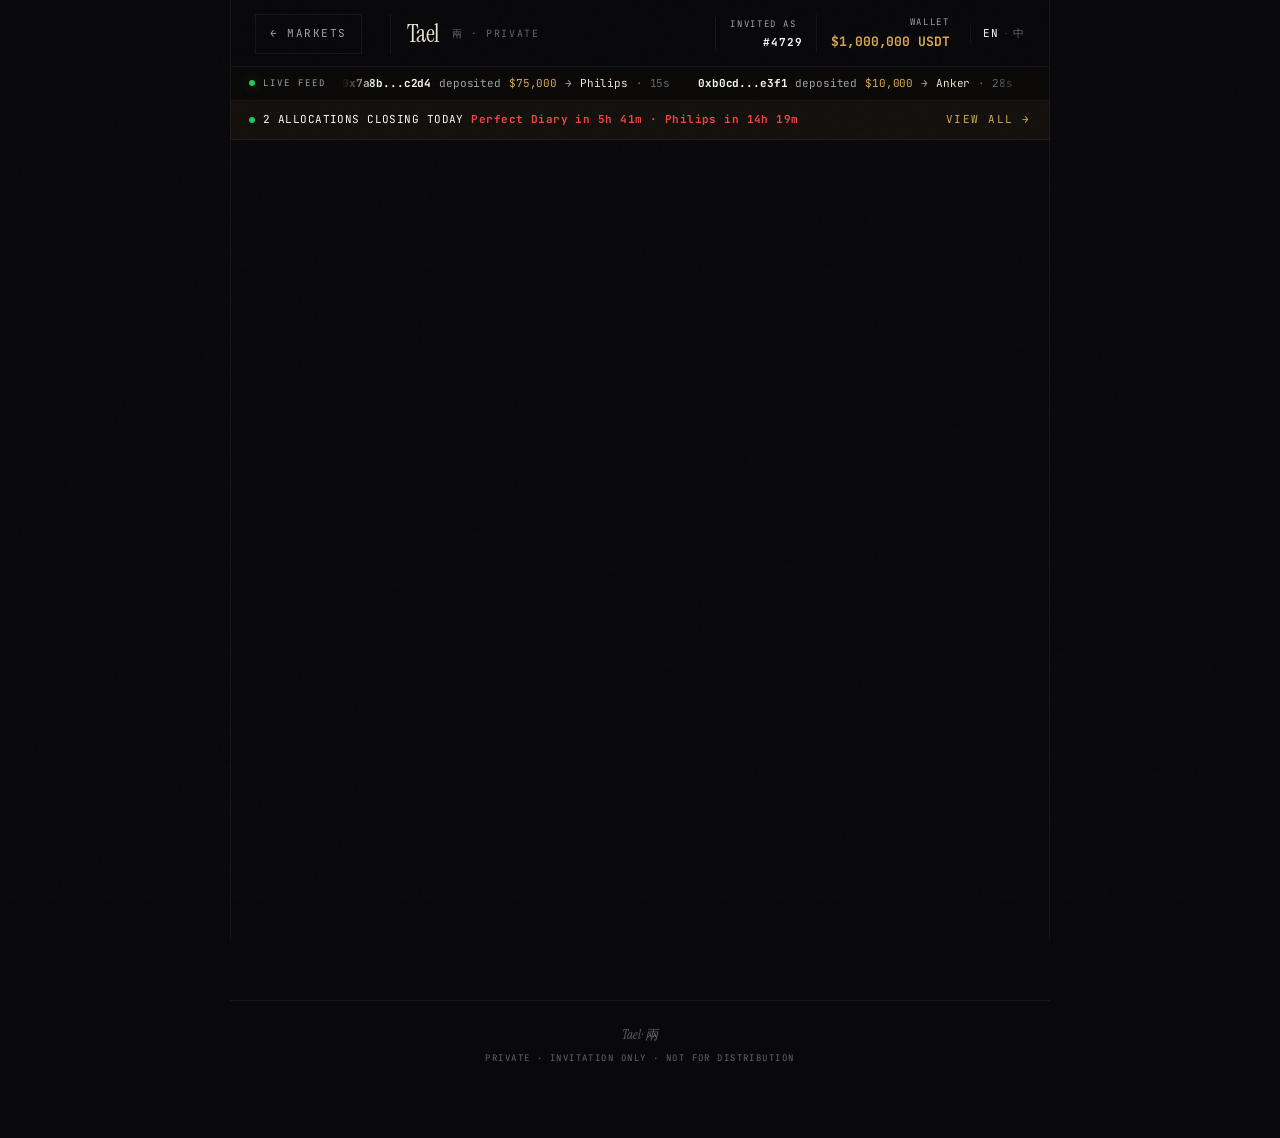
<file: deal.html>
<!DOCTYPE html>
<html lang="en">
  <head>
    <meta charset="UTF-8" />
    <meta name="viewport" content="width=device-width, initial-scale=1.0, maximum-scale=1.0, user-scalable=no" />
    <title>TAEL Deal</title>
    <meta
      name="description"
      content="TAEL project financing deal detail."
    />
    <link rel="preconnect" href="https://fonts.googleapis.com" />
    <link rel="preconnect" href="https://fonts.gstatic.com" crossorigin />
    <link
      href="https://fonts.googleapis.com/css2?family=DM+Sans:wght@400;500;700&family=Instrument+Serif:ital@0;1&family=JetBrains+Mono:wght@400;600&family=Noto+Sans+SC:wght@300;400;500&family=Noto+Serif+SC:wght@400;500&display=swap"
      rel="stylesheet"
    />
    <link rel="stylesheet" href="./styles.css" />
  </head>
  <body data-page="deal" class="noise">
    <div class="page-shell">
      <header class="artifact-bar detail-global-header">
        <div class="artifact-bar-inner">
          <div class="artifact-left">
            <a href="/app" class="back-link mono" style="font-size:11px;letter-spacing:0.14em;">← MARKETS</a>
            <div class="artifact-brandline" style="margin-left:16px;padding-left:16px;border-left:1px solid var(--line);">
              <strong>Tael</strong>
              <span class="mono" style="font-size:10px;letter-spacing:0.16em;color:var(--ink-faint);">兩 · PRIVATE</span>
            </div>
          </div>
          <div class="artifact-actions">
            <div class="wallet-chip">
              <span class="wallet-label mono" style="font-size:9px;letter-spacing:0.18em;">INVITED AS</span>
              <strong class="mono" style="font-size:11px;letter-spacing:0.08em;">#4729</strong>
            </div>
            <div class="wallet-chip wallet-chip-balance">
              <span class="mono" style="font-size:9px;letter-spacing:0.18em;">WALLET</span>
              <strong id="wallet-balance" class="mono" style="font-size:13px;color:var(--gold);">$1,000,000 USDT</strong>
            </div>
            <div class="lang-toggle">
              <button class="lang-btn active" data-lang="en">EN</button>
              <span class="lang-sep">·</span>
              <button class="lang-btn" data-lang="zh">中</button>
            </div>
          </div>
        </div>
      </header>

      <div id="live-ticker"></div>
      <div id="urgency-banner"></div>

      <main class="content-frame detail-page-frame">
        <section id="deal-page-detail" class="detail-page-panel"></section>
      </main>

      <!-- Mobile Sticky CTA -->
      <div class="mobile-sticky-cta" id="mobile-sticky-cta">
        <div class="sticky-cta-info">
          <span class="sticky-cta-apy mono" id="sticky-cta-apy">--% APY</span>
          <span class="sticky-cta-filled" id="sticky-cta-filled">-- filled</span>
        </div>
        <button class="action-button sticky-cta-btn" id="sticky-cta-btn">Deposit</button>
      </div>

      <footer style="border-top:1px solid var(--line);margin-top:60px;padding:24px 0;text-align:center;">
        <div style="font-family:'Instrument Serif',serif;font-style:italic;color:var(--ink-faint);font-size:13px;">Tael · 兩</div>
        <div class="mono" style="font-size:9px;color:var(--ink-faint);letter-spacing:0.16em;margin-top:6px;">PRIVATE · INVITATION ONLY · NOT FOR DISTRIBUTION</div>
      </footer>
    </div>

    <dialog id="action-modal" class="action-modal"></dialog>
    
    <!-- Toast Container -->
    <div id="toast-container" class="toast-container"></div>

    <script src="./app.js"></script>
  </body>
</html>
</file>
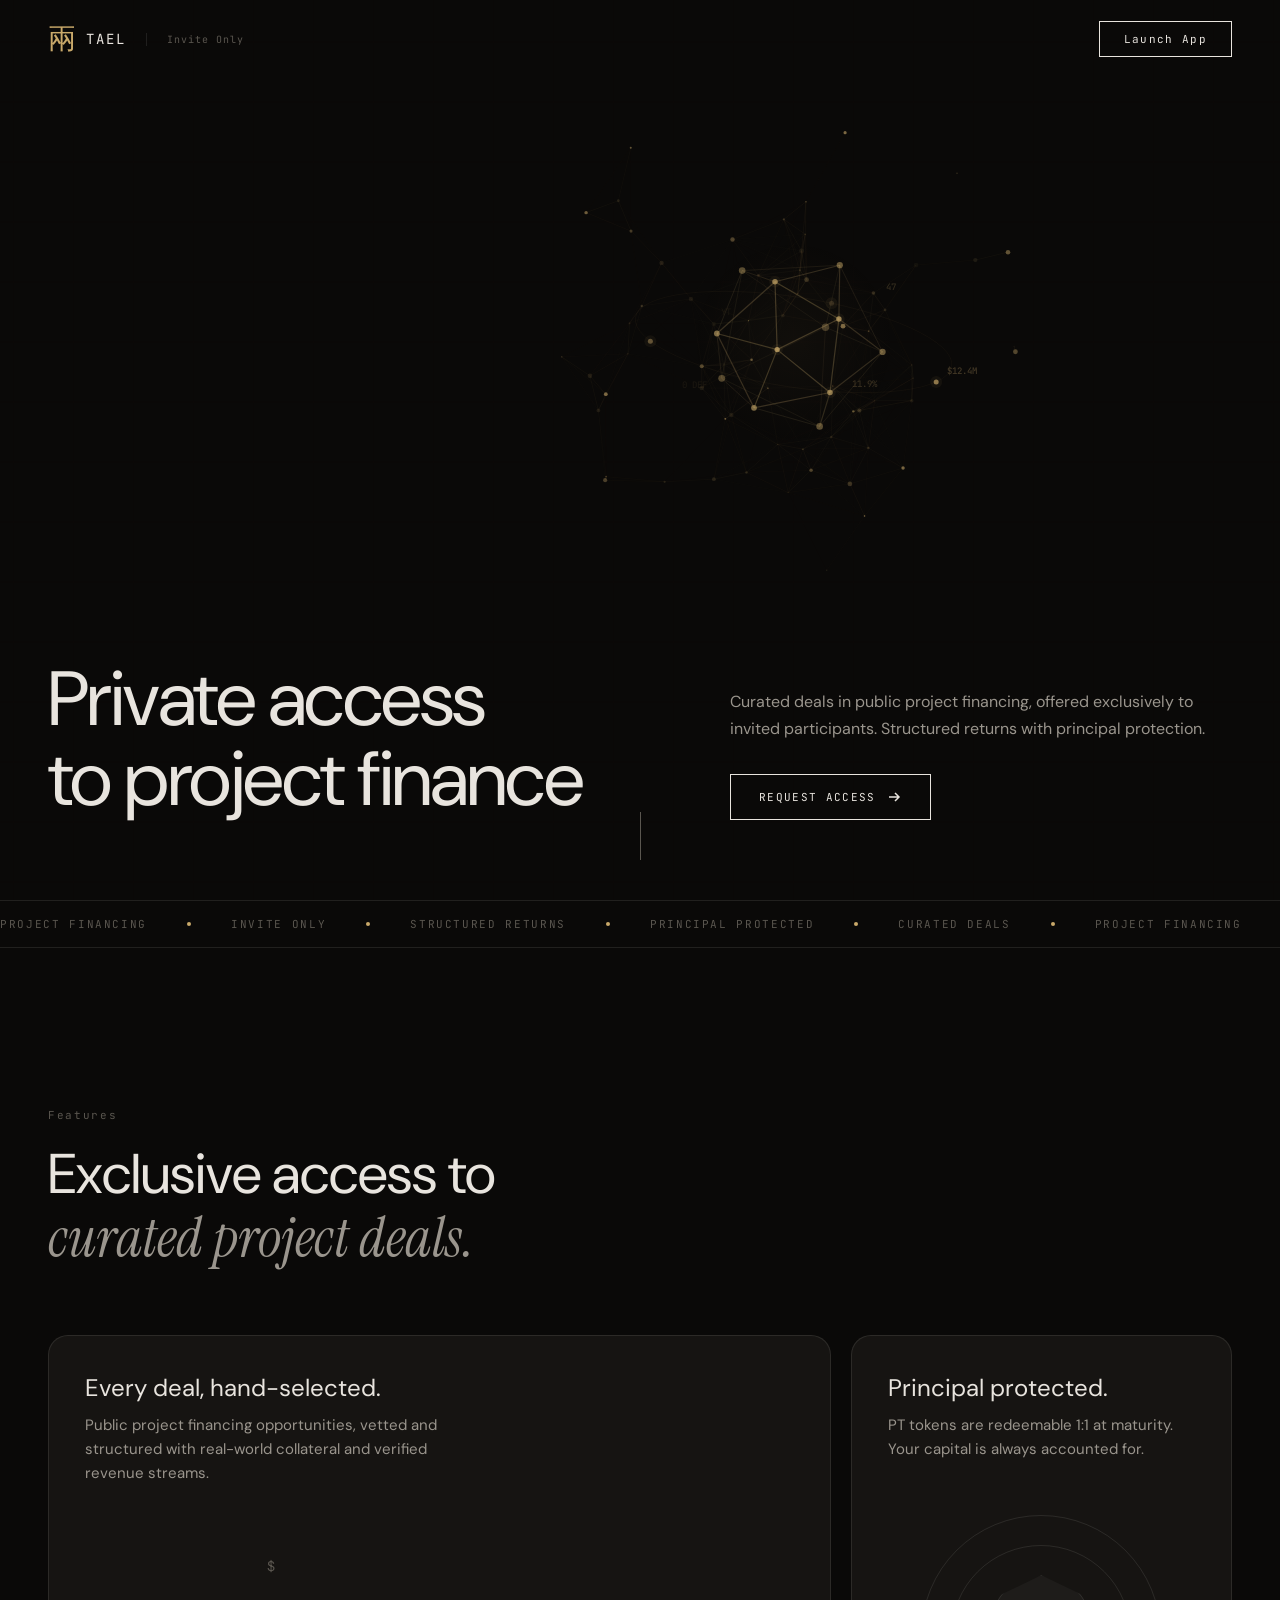
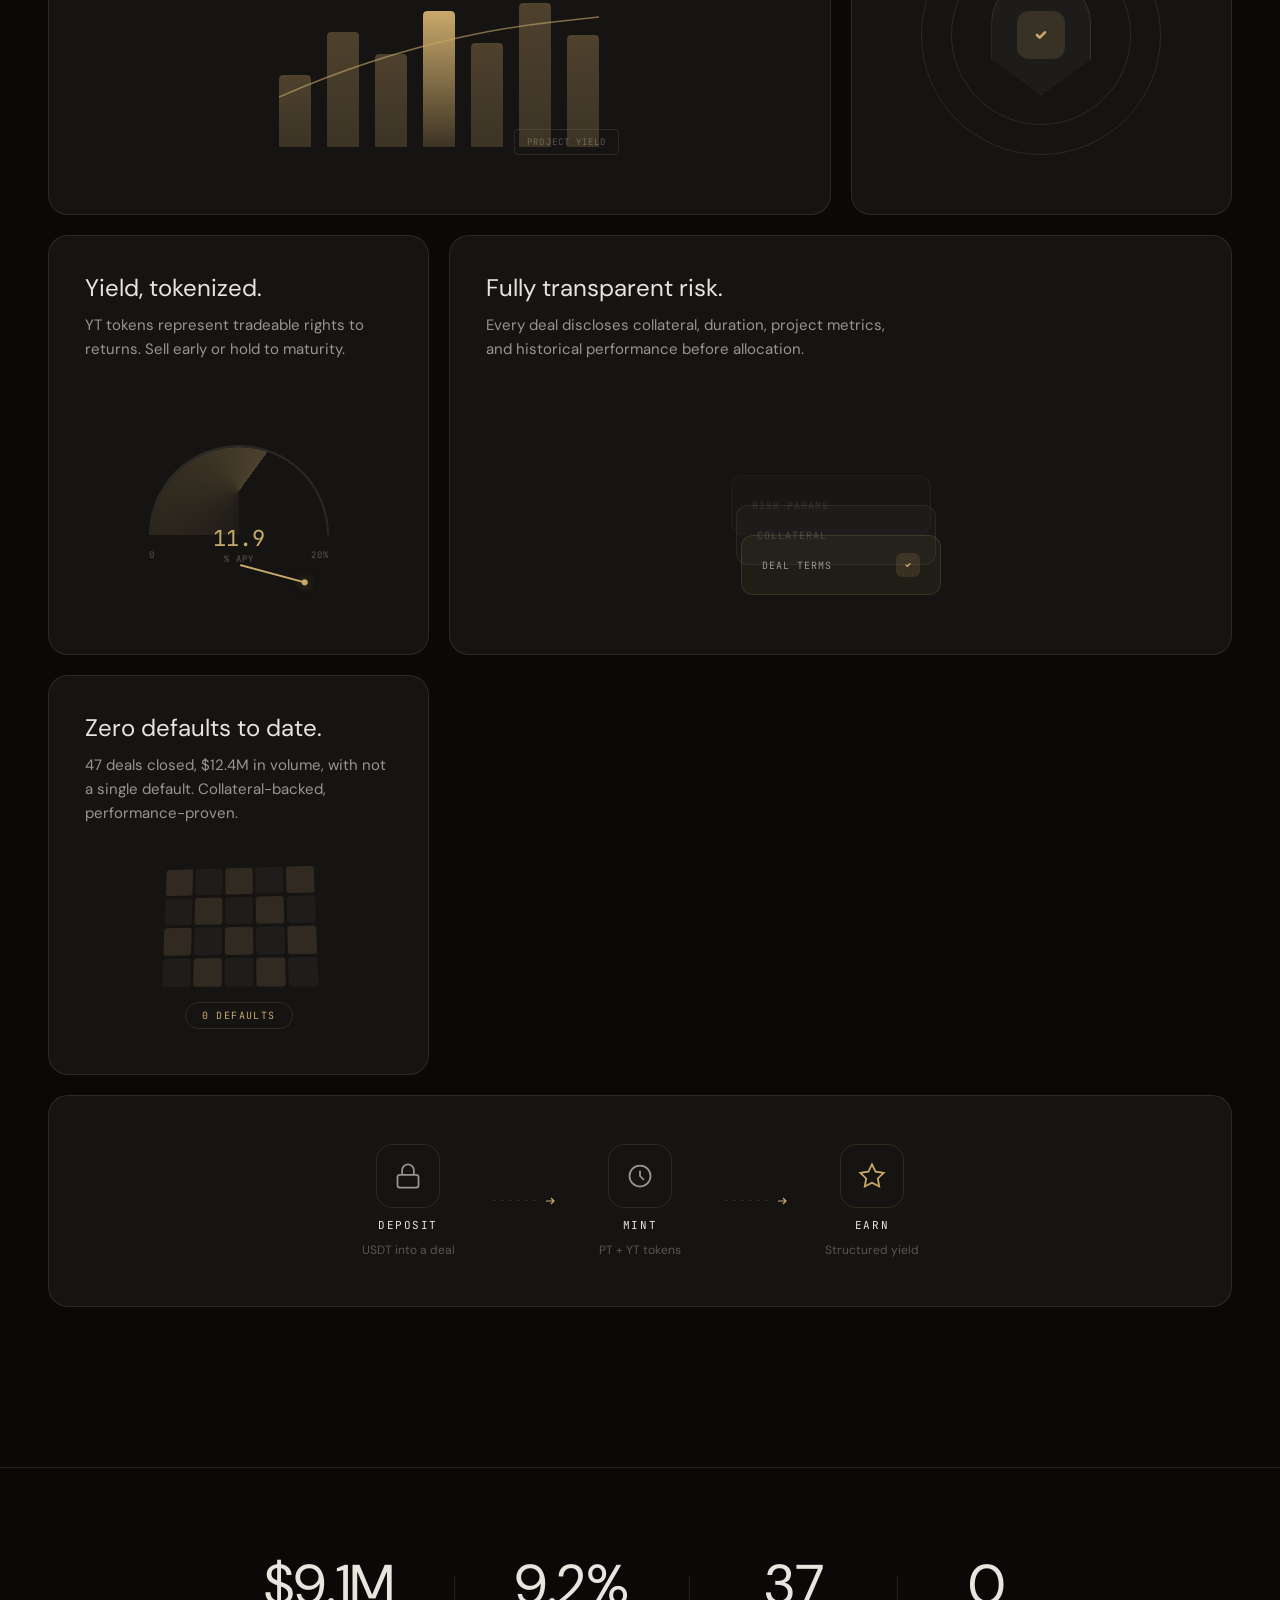
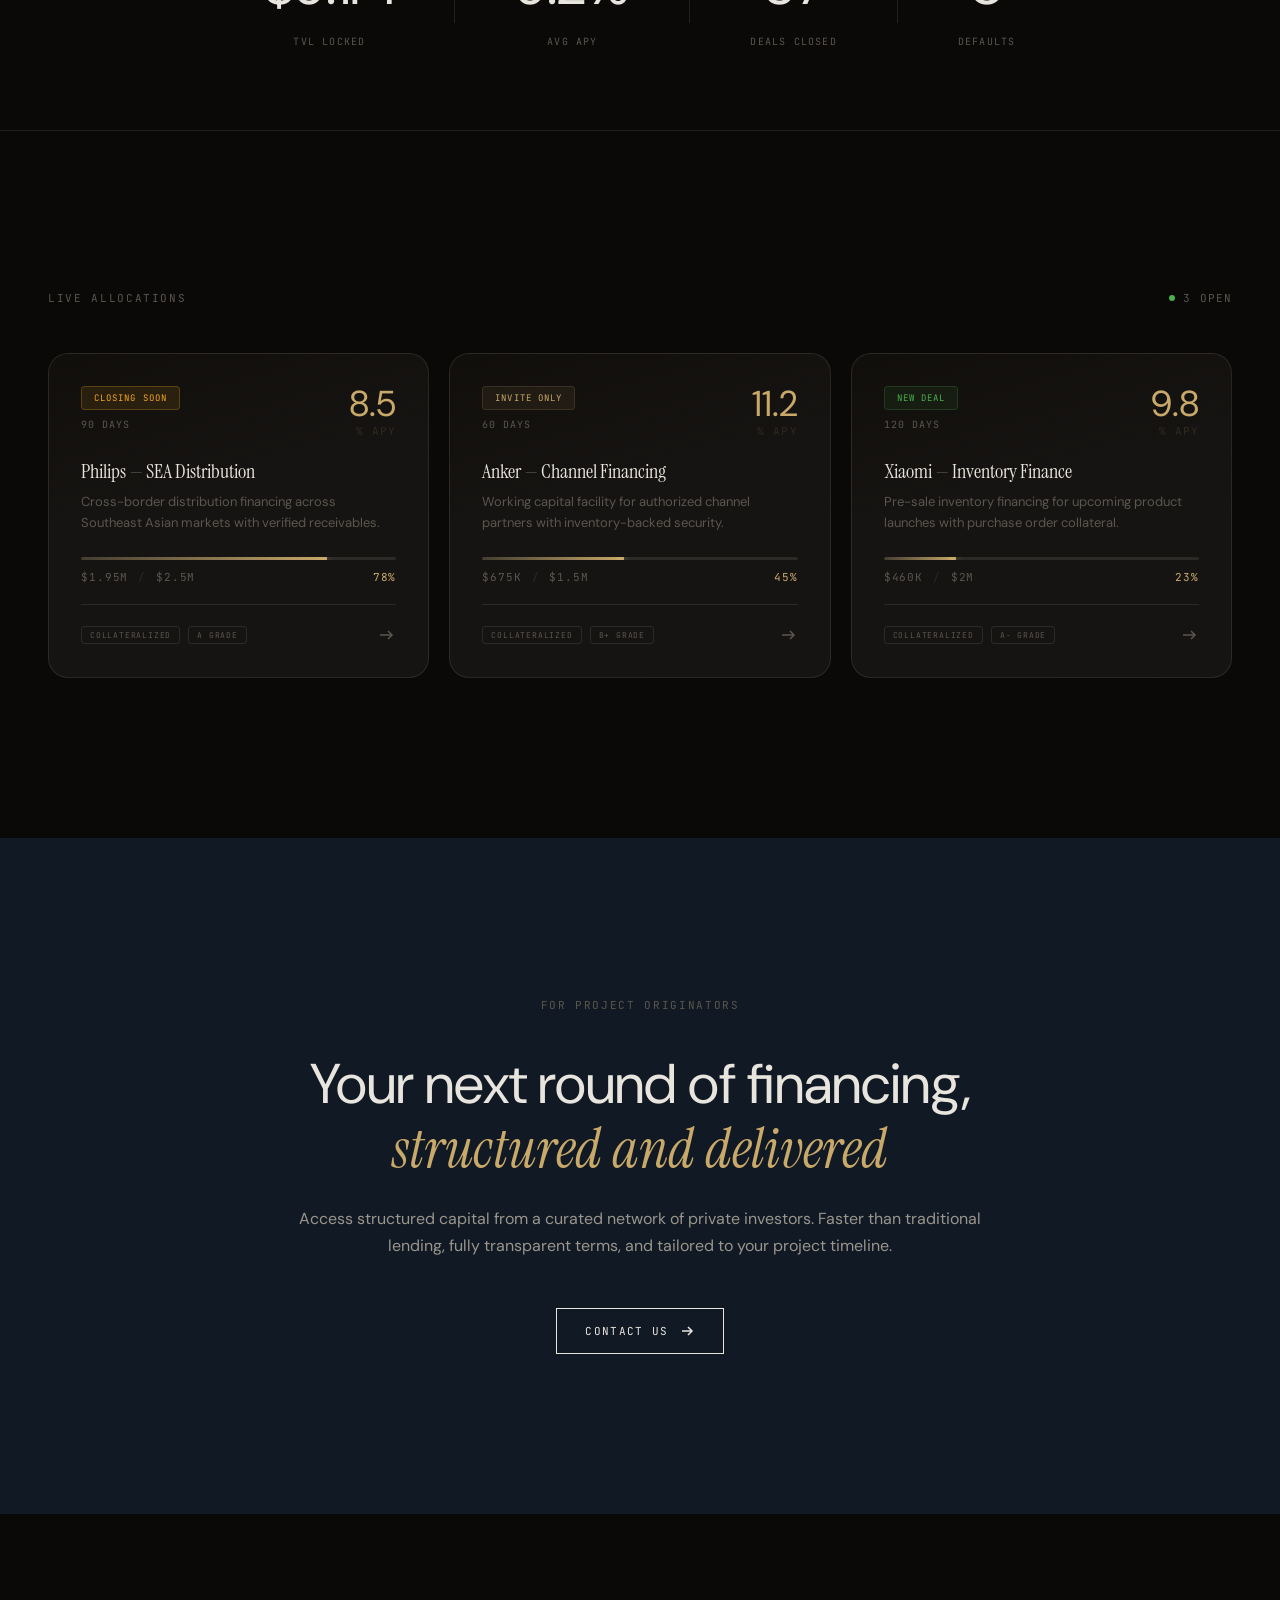
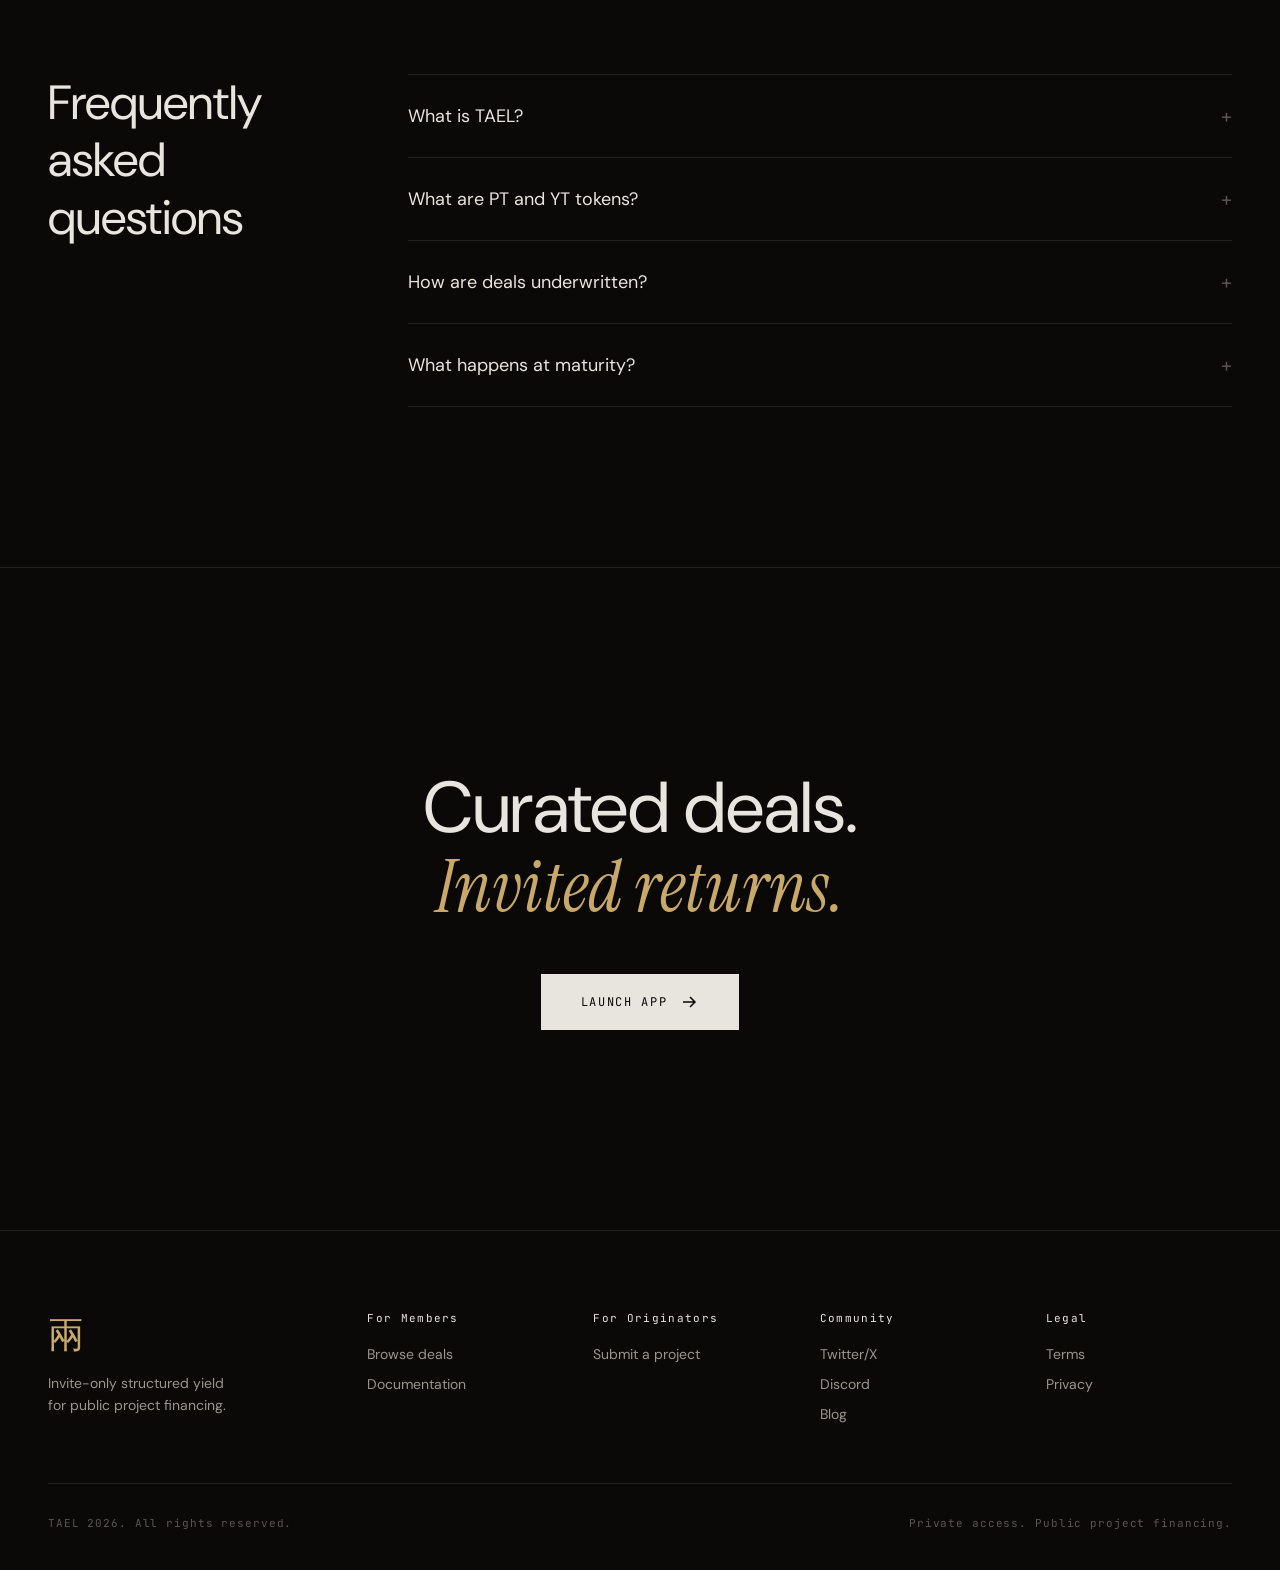
<file: landing.html>
<!DOCTYPE html>
<html lang="en">
  <head>
    <meta charset="UTF-8" />
    <meta name="viewport" content="width=device-width, initial-scale=1.0, maximum-scale=1.0, user-scalable=no" />
    <title>TAEL - Private Capital, Programmable Returns</title>
    <meta name="description" content="Invite-only structured yield for public project financing. Curated deals, principal protection, transparent risk." />
    <link rel="preconnect" href="https://fonts.googleapis.com" />
    <link rel="preconnect" href="https://fonts.gstatic.com" crossorigin />
    <link href="https://fonts.googleapis.com/css2?family=DM+Sans:ital,wght@0,400;0,500;1,400&family=Instrument+Serif:ital@0;1&family=JetBrains+Mono:wght@400;500&display=swap" rel="stylesheet" />
    <link rel="stylesheet" href="./landing.css" />
  </head>
  <body>

    <!-- Navigation -->
    <header class="nav" id="nav">
      <div class="nav-inner">
        <div class="nav-left">
          <a href="#" class="nav-logo">
            <span class="logo-mark serif">兩</span>
            <span class="logo-text mono">TAEL</span>
          </a>
          <span class="nav-tag mono">Invite Only</span>
        </div>
        <a href="/app" class="nav-cta mono">Launch App</a>
      </div>
    </header>

    <!-- ===== HERO ===== -->
    <section class="hero">
      <!-- Canvas Particle Network -->
      <canvas id="heroCanvas" class="hero-canvas" aria-hidden="true"></canvas>

      <div class="hero-grid">
        <div class="hero-left">
          <h1 class="hero-title" data-reveal>
            Private access<br/>to project finance
          </h1>
        </div>
        <div class="hero-right" data-reveal data-delay="1">
          <p class="hero-desc">
            Curated deals in public project financing, offered exclusively to invited participants. Structured returns with principal protection.
          </p>
          <a href="/app" class="hero-btn mono">
            <span>REQUEST ACCESS</span>
            <svg width="16" height="16" viewBox="0 0 16 16"><path d="M3 8h10M9 4l4 4-4 4" stroke="currentColor" stroke-width="1.5" fill="none"/></svg>
          </a>
        </div>
      </div>
      <div class="hero-scroll" data-reveal data-delay="2">
        <div class="scroll-line-v"></div>
      </div>
    </section>

    <!-- ===== MARQUEE ===== -->
    <section class="marquee-strip">
      <div class="marquee-track">
        <div class="marquee-content mono">
          <span>PROJECT FINANCING</span><span class="dot-sep"></span>
          <span>INVITE ONLY</span><span class="dot-sep"></span>
          <span>STRUCTURED RETURNS</span><span class="dot-sep"></span>
          <span>PRINCIPAL PROTECTED</span><span class="dot-sep"></span>
          <span>CURATED DEALS</span><span class="dot-sep"></span>
          <span>PROJECT FINANCING</span><span class="dot-sep"></span>
          <span>INVITE ONLY</span><span class="dot-sep"></span>
          <span>STRUCTURED RETURNS</span><span class="dot-sep"></span>
          <span>PRINCIPAL PROTECTED</span><span class="dot-sep"></span>
          <span>CURATED DEALS</span><span class="dot-sep"></span>
        </div>
      </div>
    </section>

    <!-- ===== FEATURES (GTE-style bento cards with illustrations) ===== -->
    <section class="section-features">
      <div class="features-header" data-reveal>
        <span class="eyebrow mono">Features</span>
        <h2 class="features-headline">Exclusive access to<br/><em class="serif">curated project deals.</em></h2>
      </div>

      <div class="bento-grid">
        <!-- Card 1: Big - Structured Deals -->
        <article class="bento-card bento-lg" data-reveal data-delay="1">
          <div class="bento-text">
            <h3>Every deal, hand-selected.</h3>
            <p>Public project financing opportunities, vetted and structured with real-world collateral and verified revenue streams.</p>
          </div>
          <div class="bento-visual visual-deals">
            <!-- CSS candlestick / deal chart illustration -->
            <div class="chart-illustration">
              <div class="chart-y-axis">
                <span>$</span>
              </div>
              <div class="chart-bars">
                <div class="chart-bar" style="--h:45%"><div class="bar-fill"></div></div>
                <div class="chart-bar" style="--h:72%"><div class="bar-fill"></div></div>
                <div class="chart-bar" style="--h:58%"><div class="bar-fill"></div></div>
                <div class="chart-bar highlight" style="--h:85%"><div class="bar-fill"></div></div>
                <div class="chart-bar" style="--h:65%"><div class="bar-fill"></div></div>
                <div class="chart-bar" style="--h:90%"><div class="bar-fill"></div></div>
                <div class="chart-bar" style="--h:70%"><div class="bar-fill"></div></div>
              </div>
              <div class="chart-line">
                <svg viewBox="0 0 280 120" fill="none" preserveAspectRatio="none">
                  <path d="M0 90 Q40 70, 80 55 T160 30 T240 15 T280 10" stroke="var(--gold)" stroke-width="1.5" fill="none" opacity="0.6"/>
                </svg>
              </div>
              <div class="chart-badge mono">PROJECT YIELD</div>
            </div>
          </div>
        </article>

        <!-- Card 2: Small - PT Token -->
        <article class="bento-card bento-sm" data-reveal data-delay="2">
          <div class="bento-text">
            <h3>Principal protected.</h3>
            <p>PT tokens are redeemable 1:1 at maturity. Your capital is always accounted for.</p>
          </div>
          <div class="bento-visual visual-shield">
            <!-- CSS shield / lock illustration -->
            <div class="shield-illustration">
              <div class="shield-shape">
                <div class="shield-inner">
                  <svg width="32" height="32" viewBox="0 0 24 24" fill="none">
                    <path d="M9 12l2 2 4-4" stroke="var(--gold)" stroke-width="2" stroke-linecap="round" stroke-linejoin="round"/>
                  </svg>
                </div>
              </div>
              <div class="shield-ring ring-1"></div>
              <div class="shield-ring ring-2"></div>
            </div>
          </div>
        </article>

        <!-- Card 3: Small - YT Token -->
        <article class="bento-card bento-sm" data-reveal data-delay="3">
          <div class="bento-text">
            <h3>Yield, tokenized.</h3>
            <p>YT tokens represent tradeable rights to returns. Sell early or hold to maturity.</p>
          </div>
          <div class="bento-visual visual-gauge">
            <!-- CSS speedometer / gauge illustration -->
            <div class="gauge-illustration">
              <div class="gauge-track">
                <div class="gauge-fill"></div>
              </div>
              <div class="gauge-needle"></div>
              <div class="gauge-center">
                <span class="gauge-val mono">11.9</span>
                <span class="gauge-unit mono">% APY</span>
              </div>
              <div class="gauge-labels mono">
                <span>0</span>
                <span>20%</span>
              </div>
            </div>
          </div>
        </article>

        <!-- Card 4: Medium - Transparent -->
        <article class="bento-card bento-md" data-reveal data-delay="4">
          <div class="bento-text">
            <h3>Fully transparent risk.</h3>
            <p>Every deal discloses collateral, duration, project metrics, and historical performance before allocation.</p>
          </div>
          <div class="bento-visual visual-layers">
            <!-- CSS layered cards illustration -->
            <div class="layers-illustration">
              <div class="layer layer-3">
                <span class="mono">RISK PARAMS</span>
              </div>
              <div class="layer layer-2">
                <span class="mono">COLLATERAL</span>
              </div>
              <div class="layer layer-1">
                <span class="mono">DEAL TERMS</span>
                <div class="layer-check">
                  <svg width="16" height="16" viewBox="0 0 24 24" fill="none"><path d="M9 12l2 2 4-4" stroke="var(--gold)" stroke-width="2" stroke-linecap="round"/></svg>
                </div>
              </div>
            </div>
          </div>
        </article>

        <!-- Card 5: Medium - Zero Defaults -->
        <article class="bento-card bento-md" data-reveal data-delay="5">
          <div class="bento-text">
            <h3>Zero defaults to date.</h3>
            <p>47 deals closed, $12.4M in volume, with not a single default. Collateral-backed, performance-proven.</p>
          </div>
          <div class="bento-visual visual-record">
            <!-- CSS track record / checkered flag illustration -->
            <div class="record-illustration">
              <div class="record-grid">
                <div class="rg-cell filled"></div><div class="rg-cell"></div><div class="rg-cell filled"></div><div class="rg-cell"></div><div class="rg-cell filled"></div>
                <div class="rg-cell"></div><div class="rg-cell filled"></div><div class="rg-cell"></div><div class="rg-cell filled"></div><div class="rg-cell"></div>
                <div class="rg-cell filled"></div><div class="rg-cell"></div><div class="rg-cell filled"></div><div class="rg-cell"></div><div class="rg-cell filled"></div>
                <div class="rg-cell"></div><div class="rg-cell filled"></div><div class="rg-cell"></div><div class="rg-cell filled"></div><div class="rg-cell"></div>
              </div>
              <div class="record-badge mono">0 DEFAULTS</div>
            </div>
          </div>
        </article>

        <!-- Card 6: Full width - How it works flow -->
        <article class="bento-card bento-full" data-reveal data-delay="6">
          <div class="bento-flow">
            <div class="flow-node">
              <div class="flow-icon-wrap">
                <svg width="28" height="28" viewBox="0 0 24 24" fill="none"><rect x="3" y="11" width="18" height="11" rx="2" stroke="currentColor" stroke-width="1.5"/><path d="M7 11V7a5 5 0 0110 0v4" stroke="currentColor" stroke-width="1.5"/></svg>
              </div>
              <span class="flow-label mono">DEPOSIT</span>
              <span class="flow-sublabel">USDT into a deal</span>
            </div>
            <div class="flow-connector">
              <div class="flow-dash"></div>
              <svg width="12" height="12" viewBox="0 0 12 12"><path d="M2 6h8M7 3l3 3-3 3" stroke="var(--gold)" stroke-width="1.2" fill="none"/></svg>
            </div>
            <div class="flow-node">
              <div class="flow-icon-wrap">
                <svg width="28" height="28" viewBox="0 0 24 24" fill="none"><circle cx="12" cy="12" r="9" stroke="currentColor" stroke-width="1.5"/><path d="M12 8v4l3 3" stroke="currentColor" stroke-width="1.5" stroke-linecap="round"/></svg>
              </div>
              <span class="flow-label mono">MINT</span>
              <span class="flow-sublabel">PT + YT tokens</span>
            </div>
            <div class="flow-connector">
              <div class="flow-dash"></div>
              <svg width="12" height="12" viewBox="0 0 12 12"><path d="M2 6h8M7 3l3 3-3 3" stroke="var(--gold)" stroke-width="1.2" fill="none"/></svg>
            </div>
            <div class="flow-node">
              <div class="flow-icon-wrap gold-border">
                <svg width="28" height="28" viewBox="0 0 24 24" fill="none"><path d="M12 2l3.09 6.26L22 9.27l-5 4.87 1.18 6.88L12 17.77l-6.18 3.25L7 14.14 2 9.27l6.91-1.01L12 2z" stroke="var(--gold)" stroke-width="1.5" fill="none"/></svg>
              </div>
              <span class="flow-label mono">EARN</span>
              <span class="flow-sublabel">Structured yield</span>
            </div>
          </div>
        </article>
      </div>
    </section>

    <!-- ===== STATS ROW ===== -->
    <section class="section-stats">
      <div class="stats-grid" data-reveal>
        <div class="stat-block">
          <span class="stat-num" id="stat-tvl">$0</span>
          <span class="stat-label mono">TVL LOCKED</span>
        </div>
        <div class="stat-divider"></div>
        <div class="stat-block">
          <span class="stat-num" id="stat-apy">0%</span>
          <span class="stat-label mono">AVG APY</span>
        </div>
        <div class="stat-divider"></div>
        <div class="stat-block">
          <span class="stat-num" id="stat-deals">0</span>
          <span class="stat-label mono">DEALS CLOSED</span>
        </div>
        <div class="stat-divider"></div>
        <div class="stat-block">
          <span class="stat-num" id="stat-defaults">0</span>
          <span class="stat-label mono">DEFAULTS</span>
        </div>
      </div>
    </section>

    <!-- ===== LIVE DEALS ===== -->
    <section class="section-deals">
      <div class="deals-head" data-reveal>
        <span class="eyebrow mono">LIVE ALLOCATIONS</span>
        <div class="live-badge">
          <span class="live-dot"></span>
          <span class="mono">3 OPEN</span>
        </div>
      </div>
      <div class="deals-grid">
        <article class="deal-card" data-reveal data-delay="1">
          <div class="deal-glow"></div>
          <div class="deal-header">
            <div class="deal-tag-row">
              <span class="deal-tag mono urgent">CLOSING SOON</span>
              <span class="deal-duration mono">90 DAYS</span>
            </div>
            <div class="deal-apy-block">
              <span class="deal-apy-num">8.5</span>
              <span class="deal-apy-unit mono">% APY</span>
            </div>
          </div>
          <h4 class="deal-name serif">Philips <em>&mdash;</em> SEA Distribution</h4>
          <p class="deal-desc">Cross-border distribution financing across Southeast Asian markets with verified receivables.</p>
          <div class="deal-progress">
            <div class="deal-bar"><div class="deal-fill" style="width:78%"></div></div>
            <div class="deal-meta mono">
              <span>$1.95M <span class="deal-meta-sep">/</span> $2.5M</span>
              <span class="deal-pct mono">78%</span>
            </div>
          </div>
          <div class="deal-footer">
            <div class="deal-info-chips">
              <span class="deal-chip mono">COLLATERALIZED</span>
              <span class="deal-chip mono">A GRADE</span>
            </div>
            <svg class="deal-arrow" width="20" height="20" viewBox="0 0 20 20"><path d="M4 10h12M12 6l4 4-4 4" stroke="currentColor" stroke-width="1.5" fill="none"/></svg>
          </div>
        </article>
        <article class="deal-card" data-reveal data-delay="2">
          <div class="deal-glow"></div>
          <div class="deal-header">
            <div class="deal-tag-row">
              <span class="deal-tag mono invite">INVITE ONLY</span>
              <span class="deal-duration mono">60 DAYS</span>
            </div>
            <div class="deal-apy-block">
              <span class="deal-apy-num">11.2</span>
              <span class="deal-apy-unit mono">% APY</span>
            </div>
          </div>
          <h4 class="deal-name serif">Anker <em>&mdash;</em> Channel Financing</h4>
          <p class="deal-desc">Working capital facility for authorized channel partners with inventory-backed security.</p>
          <div class="deal-progress">
            <div class="deal-bar"><div class="deal-fill" style="width:45%"></div></div>
            <div class="deal-meta mono">
              <span>$675K <span class="deal-meta-sep">/</span> $1.5M</span>
              <span class="deal-pct mono">45%</span>
            </div>
          </div>
          <div class="deal-footer">
            <div class="deal-info-chips">
              <span class="deal-chip mono">COLLATERALIZED</span>
              <span class="deal-chip mono">B+ GRADE</span>
            </div>
            <svg class="deal-arrow" width="20" height="20" viewBox="0 0 20 20"><path d="M4 10h12M12 6l4 4-4 4" stroke="currentColor" stroke-width="1.5" fill="none"/></svg>
          </div>
        </article>
        <article class="deal-card" data-reveal data-delay="3">
          <div class="deal-glow"></div>
          <div class="deal-header">
            <div class="deal-tag-row">
              <span class="deal-tag mono new">NEW DEAL</span>
              <span class="deal-duration mono">120 DAYS</span>
            </div>
            <div class="deal-apy-block">
              <span class="deal-apy-num">9.8</span>
              <span class="deal-apy-unit mono">% APY</span>
            </div>
          </div>
          <h4 class="deal-name serif">Xiaomi <em>&mdash;</em> Inventory Finance</h4>
          <p class="deal-desc">Pre-sale inventory financing for upcoming product launches with purchase order collateral.</p>
          <div class="deal-progress">
            <div class="deal-bar"><div class="deal-fill" style="width:23%"></div></div>
            <div class="deal-meta mono">
              <span>$460K <span class="deal-meta-sep">/</span> $2M</span>
              <span class="deal-pct mono">23%</span>
            </div>
          </div>
          <div class="deal-footer">
            <div class="deal-info-chips">
              <span class="deal-chip mono">COLLATERALIZED</span>
              <span class="deal-chip mono">A- GRADE</span>
            </div>
            <svg class="deal-arrow" width="20" height="20" viewBox="0 0 20 20"><path d="M4 10h12M12 6l4 4-4 4" stroke="currentColor" stroke-width="1.5" fill="none"/></svg>
          </div>
        </article>
      </div>
    </section>

    <!-- ===== FOR PROTOCOLS (dark section) ===== -->
    <section class="section-dark">
      <div class="dark-inner">
        <span class="eyebrow mono" data-reveal>FOR PROJECT ORIGINATORS</span>
        <h2 class="dark-title" data-reveal data-delay="1">
          Your next round of financing,<br/>
          <em class="serif gold">structured and delivered</em>
        </h2>
        <p class="dark-desc" data-reveal data-delay="2">
          Access structured capital from a curated network of private investors. Faster than traditional lending, fully transparent terms, and tailored to your project timeline.
        </p>
        <a href="#" class="dark-btn mono" data-reveal data-delay="3">
          <span>CONTACT US</span>
          <svg width="16" height="16" viewBox="0 0 16 16"><path d="M3 8h10M9 4l4 4-4 4" stroke="currentColor" stroke-width="1.5" fill="none"/></svg>
        </a>
      </div>
    </section>

    <!-- ===== FAQ ===== -->
    <section class="section-faq">
      <div class="section-grid">
        <div class="section-label" data-reveal>
          <h2 class="faq-title">Frequently<br/>asked<br/>questions</h2>
        </div>
        <div class="section-body">
          <div class="faq-item" data-reveal data-delay="1">
            <button class="faq-q" onclick="this.parentElement.classList.toggle('open')">
              <span>What is TAEL?</span>
              <span class="faq-icon">+</span>
            </button>
            <div class="faq-a">
              <p>TAEL is an invite-only platform that offers structured yield from curated public project financing deals. Each deal is vetted, collateral-backed, and available exclusively to approved participants.</p>
            </div>
          </div>
          <div class="faq-item" data-reveal data-delay="2">
            <button class="faq-q" onclick="this.parentElement.classList.toggle('open')">
              <span>What are PT and YT tokens?</span>
              <span class="faq-icon">+</span>
            </button>
            <div class="faq-a">
              <p>PT (Principal Token) represents your original deposit, redeemable 1:1 at maturity. YT (Yield Token) represents the right to receive yield from the underlying commerce deal.</p>
            </div>
          </div>
          <div class="faq-item" data-reveal data-delay="3">
            <button class="faq-q" onclick="this.parentElement.classList.toggle('open')">
              <span>How are deals underwritten?</span>
              <span class="faq-icon">+</span>
            </button>
            <div class="faq-a">
              <p>Each deal is structured with project collateral, verified receivables, and performance covenants. All risk parameters and terms are transparently disclosed before allocation.</p>
            </div>
          </div>
          <div class="faq-item" data-reveal data-delay="4">
            <button class="faq-q" onclick="this.parentElement.classList.toggle('open')">
              <span>What happens at maturity?</span>
              <span class="faq-icon">+</span>
            </button>
            <div class="faq-a">
              <p>PT holders redeem their principal in full. YT holders receive accumulated yield. The deal settles based on actual campaign performance.</p>
            </div>
          </div>
        </div>
      </div>
    </section>

    <!-- ===== CTA ===== -->
    <section class="section-cta">
      <div class="cta-inner" data-reveal>
        <h2 class="cta-headline">
          Curated deals.<br/>
          <em class="serif gold">Invited returns.</em>
        </h2>
        <a href="/app" class="cta-btn-lg mono">
          <span>LAUNCH APP</span>
          <svg width="20" height="20" viewBox="0 0 20 20"><path d="M4 10h12M11 5l5 5-5 5" stroke="currentColor" stroke-width="1.5" fill="none"/></svg>
        </a>
      </div>
    </section>

    <!-- ===== FOOTER ===== -->
    <footer class="footer">
      <div class="footer-grid">
        <div class="footer-col footer-brand">
          <span class="logo-mark serif" style="font-size:36px;color:var(--gold)">兩</span>
          <p class="footer-tagline">Invite-only structured yield<br/>for public project financing.</p>
        </div>
        <div class="footer-col">
          <span class="footer-col-title mono">For Members</span>
          <a href="/app">Browse deals</a>
          <a href="#">Documentation</a>
        </div>
        <div class="footer-col">
          <span class="footer-col-title mono">For Originators</span>
          <a href="#">Submit a project</a>
        </div>
        <div class="footer-col">
          <span class="footer-col-title mono">Community</span>
          <a href="#">Twitter/X</a>
          <a href="#">Discord</a>
          <a href="#">Blog</a>
        </div>
        <div class="footer-col">
          <span class="footer-col-title mono">Legal</span>
          <a href="#">Terms</a>
          <a href="#">Privacy</a>
        </div>
      </div>
      <div class="footer-bottom mono">
        <span>TAEL 2026. All rights reserved.</span>
        <span>Private access. Public project financing.</span>
      </div>
    </footer>

    <script>
      // ===== Scroll Reveal =====
      function initReveal() {
        const els = document.querySelectorAll('[data-reveal]');
        const isMobile = window.innerWidth <= 600;

        if (isMobile) {
          els.forEach(el => el.classList.add('revealed'));
        } else {
          const observer = new IntersectionObserver((entries) => {
            entries.forEach(entry => {
              if (entry.isIntersecting) {
                const delay = parseInt(entry.target.dataset.delay || '0') * 120;
                setTimeout(() => entry.target.classList.add('revealed'), delay);
                observer.unobserve(entry.target);
              }
            });
          }, { threshold: 0.1, rootMargin: '0px 0px -40px 0px' });
          els.forEach(el => observer.observe(el));
        }
      }

      // ===== Counter Animation =====
      function countUp(el, target, prefix, suffix, decimals, duration) {
        const start = performance.now();
        function tick(now) {
          const p = Math.min((now - start) / duration, 1);
          const eased = 1 - Math.pow(1 - p, 4);
          const current = target * eased;
          const val = decimals > 0 ? current.toFixed(decimals) : Math.floor(current);
          el.textContent = prefix + val + suffix;
          if (p < 1) requestAnimationFrame(tick);
          else el.textContent = prefix + (decimals > 0 ? target.toFixed(decimals) : target) + suffix;
        }
        requestAnimationFrame(tick);
      }

      function startCounters() {
        countUp(document.getElementById('stat-tvl'), 12.4, '$', 'M', 1, 2400);
        countUp(document.getElementById('stat-apy'), 11.9, '', '%', 1, 2200);
        countUp(document.getElementById('stat-deals'), 47, '', '', 0, 2000);
        countUp(document.getElementById('stat-defaults'), 0, '', '', 0, 800);
      }

      const statsSection = document.querySelector('.section-stats');
      if (statsSection) {
        const statsObs = new IntersectionObserver((entries) => {
          if (entries[0].isIntersecting) {
            setTimeout(startCounters, 400);
            statsObs.disconnect();
          }
        }, { threshold: 0.2 });
        statsObs.observe(statsSection);
      }
      if (window.innerWidth <= 600) {
        setTimeout(startCounters, 800);
      }

      // ===== Sticky Nav Bg =====
      const nav = document.getElementById('nav');
      window.addEventListener('scroll', () => {
        nav.classList.toggle('scrolled', window.scrollY > 60);
      }, { passive: true });

      // ===== Animate gauge needle =====
      function animateGauge() {
        const needle = document.querySelector('.gauge-needle');
        if (needle) {
          setTimeout(() => { needle.style.transform = 'rotate(105deg)'; }, 800);
        }
      }
      const gaugeCard = document.querySelector('.visual-gauge');
      if (gaugeCard) {
        const gObs = new IntersectionObserver((entries) => {
          if (entries[0].isIntersecting) { animateGauge(); gObs.disconnect(); }
        }, { threshold: 0.3 });
        gObs.observe(gaugeCard);
      }
      if (window.innerWidth <= 600) setTimeout(animateGauge, 1200);

      // ===== Animate chart bars =====
      function animateBars() {
        document.querySelectorAll('.chart-bar .bar-fill').forEach((bar, i) => {
          setTimeout(() => { bar.style.height = '100%'; }, i * 100);
        });
      }
      const chartCard = document.querySelector('.visual-deals');
      if (chartCard) {
        const cObs = new IntersectionObserver((entries) => {
          if (entries[0].isIntersecting) { animateBars(); cObs.disconnect(); }
        }, { threshold: 0.3 });
        cObs.observe(chartCard);
      }
      if (window.innerWidth <= 600) setTimeout(animateBars, 1000);

      // ===== Hero Canvas: Particle Network + Geometric Form =====
      (function() {
        const canvas = document.getElementById('heroCanvas');
        if (!canvas) return;
        const ctx = canvas.getContext('2d');
        const dpr = Math.min(window.devicePixelRatio || 1, 2);
        let W, H, cx, cy, time = 0;
        const gold = [201, 169, 106];
        const isMob = window.innerWidth <= 600;

        function resize() {
          W = canvas.parentElement.offsetWidth;
          H = canvas.parentElement.offsetHeight;
          canvas.width = W * dpr;
          canvas.height = H * dpr;
          canvas.style.width = W + 'px';
          canvas.style.height = H + 'px';
          ctx.setTransform(dpr, 0, 0, dpr, 0, 0);
          cx = isMob ? W * 0.5 : W * 0.62;
          cy = H * 0.38;
        }
        resize();
        window.addEventListener('resize', resize);

        // Nodes for the network
        const nodeCount = isMob ? 35 : 65;
        const nodes = [];
        const spread = isMob ? 140 : 220;
        for (let i = 0; i < nodeCount; i++) {
          const angle = Math.random() * Math.PI * 2;
          const r = Math.random() * spread + 30;
          nodes.push({
            x: Math.cos(angle) * r,
            y: Math.sin(angle) * r,
            vx: (Math.random() - 0.5) * 0.15,
            vy: (Math.random() - 0.5) * 0.15,
            size: Math.random() * 2 + 0.5,
            alpha: Math.random() * 0.5 + 0.2,
            pulse: Math.random() * Math.PI * 2
          });
        }

        // Icosahedron-like vertices (20-sided feel)
        const phi = (1 + Math.sqrt(5)) / 2;
        const icoVerts = [
          [-1, phi, 0], [1, phi, 0], [-1, -phi, 0], [1, -phi, 0],
          [0, -1, phi], [0, 1, phi], [0, -1, -phi], [0, 1, -phi],
          [phi, 0, -1], [phi, 0, 1], [-phi, 0, -1], [-phi, 0, 1]
        ].map(v => {
          const l = Math.sqrt(v[0]*v[0] + v[1]*v[1] + v[2]*v[2]);
          return v.map(c => c / l);
        });

        const icoEdges = [
          [0,1],[0,5],[0,7],[0,10],[0,11],[1,5],[1,7],[1,8],[1,9],
          [2,3],[2,4],[2,6],[2,10],[2,11],[3,4],[3,6],[3,8],[3,9],
          [4,5],[4,9],[4,11],[5,9],[5,11],[6,7],[6,8],[6,10],
          [7,8],[7,10],[8,9],[10,11]
        ];

        const geoSize = isMob ? 55 : 85;

        function project(v3, t) {
          // Rotate Y
          const cosY = Math.cos(t * 0.3);
          const sinY = Math.sin(t * 0.3);
          let x = v3[0] * cosY - v3[2] * sinY;
          let z = v3[0] * sinY + v3[2] * cosY;
          let y = v3[1];
          // Rotate X slightly
          const cosX = Math.cos(t * 0.15 + 0.3);
          const sinX = Math.sin(t * 0.15 + 0.3);
          const y2 = y * cosX - z * sinX;
          const z2 = y * sinX + z * cosX;
          // Perspective
          const perspective = 3;
          const scale = perspective / (perspective + z2);
          return { x: x * scale * geoSize, y: y2 * scale * geoSize, z: z2, s: scale };
        }

        // Flowing data labels
        const labels = ['$12.4M', '11.9%', '0 DEF', 'PT', 'YT', '47'];
        const floaters = labels.map((txt, i) => ({
          txt, angle: (i / labels.length) * Math.PI * 2,
          r: isMob ? 110 : 170,
          speed: 0.08 + Math.random() * 0.04,
          yOff: (Math.random() - 0.5) * 60
        }));

        function draw() {
          ctx.clearRect(0, 0, W, H);
          time += 0.008;

          // --- Background grid (subtle) ---
          ctx.strokeStyle = `rgba(${gold.join(',')}, 0.015)`;
          ctx.lineWidth = 0.5;
          const gridSize = 60;
          for (let x = cx % gridSize; x < W; x += gridSize) {
            ctx.beginPath(); ctx.moveTo(x, 0); ctx.lineTo(x, H); ctx.stroke();
          }
          for (let y = cy % gridSize; y < H; y += gridSize) {
            ctx.beginPath(); ctx.moveTo(0, y); ctx.lineTo(W, y); ctx.stroke();
          }

          // --- Particle network ---
          const connectDist = isMob ? 70 : 100;
          for (let i = 0; i < nodes.length; i++) {
            const n = nodes[i];
            n.x += n.vx;
            n.y += n.vy;
            n.pulse += 0.02;
            // soft boundary
            if (Math.abs(n.x) > spread + 40) n.vx *= -1;
            if (Math.abs(n.y) > spread + 40) n.vy *= -1;

            const sx = cx + n.x;
            const sy = cy + n.y;
            const pulseAlpha = n.alpha * (0.6 + 0.4 * Math.sin(n.pulse));

            // Draw node
            ctx.beginPath();
            ctx.arc(sx, sy, n.size, 0, Math.PI * 2);
            ctx.fillStyle = `rgba(${gold.join(',')}, ${pulseAlpha})`;
            ctx.fill();

            // Draw connections
            for (let j = i + 1; j < nodes.length; j++) {
              const m = nodes[j];
              const dx = n.x - m.x, dy = n.y - m.y;
              const dist = Math.sqrt(dx*dx + dy*dy);
              if (dist < connectDist) {
                const lineAlpha = (1 - dist / connectDist) * 0.12;
                ctx.beginPath();
                ctx.moveTo(sx, sy);
                ctx.lineTo(cx + m.x, cy + m.y);
                ctx.strokeStyle = `rgba(${gold.join(',')}, ${lineAlpha})`;
                ctx.lineWidth = 0.5;
                ctx.stroke();
              }
            }
          }

          // --- Geometric form (icosahedron wireframe) ---
          const projected = icoVerts.map(v => project(v, time));

          // Draw edges
          for (const [a, b] of icoEdges) {
            const pa = projected[a], pb = projected[b];
            const avgZ = (pa.z + pb.z) / 2;
            const edgeAlpha = 0.08 + (avgZ + 1) * 0.12;
            ctx.beginPath();
            ctx.moveTo(cx + pa.x, cy + pa.y);
            ctx.lineTo(cx + pb.x, cy + pb.y);
            ctx.strokeStyle = `rgba(${gold.join(',')}, ${Math.max(0.04, edgeAlpha)})`;
            ctx.lineWidth = avgZ > 0 ? 1.2 : 0.6;
            ctx.stroke();
          }

          // Draw vertices
          for (const p of projected) {
            const vAlpha = 0.3 + (p.z + 1) * 0.25;
            const vSize = 1.5 + p.s * 1.5;
            ctx.beginPath();
            ctx.arc(cx + p.x, cy + p.y, vSize, 0, Math.PI * 2);
            ctx.fillStyle = `rgba(${gold.join(',')}, ${Math.max(0.15, vAlpha)})`;
            ctx.fill();
            // Glow on front vertices
            if (p.z > 0.3) {
              ctx.beginPath();
              ctx.arc(cx + p.x, cy + p.y, vSize + 3, 0, Math.PI * 2);
              ctx.fillStyle = `rgba(${gold.join(',')}, 0.06)`;
              ctx.fill();
            }
          }

          // --- Center glow ---
          const grad = ctx.createRadialGradient(cx, cy, 0, cx, cy, geoSize * 1.2);
          grad.addColorStop(0, `rgba(${gold.join(',')}, 0.04)`);
          grad.addColorStop(1, 'rgba(201, 169, 106, 0)');
          ctx.fillStyle = grad;
          ctx.fillRect(cx - geoSize * 2, cy - geoSize * 2, geoSize * 4, geoSize * 4);

          // --- Orbiting ring ---
          ctx.beginPath();
          ctx.ellipse(cx, cy, isMob ? 100 : 160, isMob ? 28 : 45, time * 0.15, 0, Math.PI * 2);
          ctx.strokeStyle = `rgba(${gold.join(',')}, 0.06)`;
          ctx.lineWidth = 0.8;
          ctx.stroke();

          // Orbital dots
          for (let i = 0; i < 3; i++) {
            const a = time * (0.4 + i * 0.15) + i * 2.1;
            const ox = cx + Math.cos(a) * (isMob ? 100 : 160) * Math.cos(time * 0.15) - Math.sin(a) * (isMob ? 28 : 45) * Math.sin(time * 0.15);
            const oy = cy + Math.cos(a) * (isMob ? 100 : 160) * Math.sin(time * 0.15) + Math.sin(a) * (isMob ? 28 : 45) * Math.cos(time * 0.15);
            ctx.beginPath();
            ctx.arc(ox, oy, 2.5, 0, Math.PI * 2);
            ctx.fillStyle = `rgba(${gold.join(',')}, ${0.4 + 0.3 * Math.sin(time * 2 + i)})`;
            ctx.fill();
            ctx.beginPath();
            ctx.arc(ox, oy, 6, 0, Math.PI * 2);
            ctx.fillStyle = `rgba(${gold.join(',')}, 0.06)`;
            ctx.fill();
          }

          // --- Floating labels ---
          ctx.font = '500 9px "JetBrains Mono", monospace';
          for (const f of floaters) {
            const a = f.angle + time * f.speed;
            const fx = cx + Math.cos(a) * f.r;
            const fy = cy + Math.sin(a) * (f.r * 0.35) + f.yOff;
            const fAlpha = 0.15 + 0.15 * Math.sin(time * 1.5 + f.angle);
            ctx.fillStyle = `rgba(${gold.join(',')}, ${fAlpha})`;
            ctx.textAlign = 'center';
            ctx.fillText(f.txt, fx, fy);
          }

          requestAnimationFrame(draw);
        }
        draw();
      })();

      initReveal();
    </script>
  </body>
</html>
</file>
<file: styles.css>
:root {
  /* Refined dark palette - inspired by Linear */
  --bg: #09090b;
  --bg-2: #0f0f11;
  --surface: #131316;
  --surface-2: #1a1a1e;
  --surface-3: #222226;
  --bg-card: rgba(19, 19, 22, 0.7);
  
  /* Text hierarchy */
  --ink: #fafaf9;
  --ink-soft: #a1a1a6;
  --ink-faint: #63636a;
  --ink-muted: #3f3f46;
  
  /* Borders */
  --line: rgba(255, 255, 255, 0.06);
  --line-strong: rgba(255, 255, 255, 0.1);
  --line-hover: rgba(255, 255, 255, 0.15);
  
  /* Accent - warm gold, less saturated */
  --gold: #d4a853;
  --gold-dim: #9a7a3d;
  --gold-soft: rgba(212, 168, 83, 0.1);
  --gold-glow: rgba(212, 168, 83, 0.15);
  
  /* Status colors */
  --amber: #f59e0b;
  --sage: #22c55e;
  --rust: #ef4444;
  --cream: #fafaf9;
  
  /* Shadows */
  --shadow: 0 1px 2px rgba(0, 0, 0, 0.4);
  --shadow-lg: 0 8px 32px rgba(0, 0, 0, 0.5);
  --shadow-glow: 0 0 40px rgba(212, 168, 83, 0.08);
  
  /* Spacing scale */
  --space-1: 4px;
  --space-2: 8px;
  --space-3: 12px;
  --space-4: 16px;
  --space-5: 24px;
  --space-6: 32px;
  --space-7: 48px;
  --space-8: 64px;
  
  /* Border radius */
  --radius-sm: 6px;
  --radius-md: 8px;
  --radius-lg: 12px;
}

* {
  box-sizing: border-box;
}

html {
  scroll-behavior: smooth;
  -webkit-font-smoothing: antialiased;
  -moz-osx-font-smoothing: grayscale;
}

body {
  margin: 0;
  color: var(--ink);
  background: var(--bg);
  font-family: "Inter", "DM Sans", system-ui, -apple-system, sans-serif;
  font-size: 14px;
  line-height: 1.6;
  letter-spacing: -0.01em;
}

/* Prevent body scroll when mobile modal is open */
body.modal-open {
  overflow: hidden;
  position: fixed;
  width: 100%;
  height: 100%;
}

/* Allow rounded corners selectively */
.rounded-sm { border-radius: var(--radius-sm) !important; }
.rounded-md { border-radius: var(--radius-md) !important; }
.rounded-lg { border-radius: var(--radius-lg) !important; }
.rounded-full { border-radius: 9999px !important; }

.live-dot,
.watch-dot,
.urgency-dot,
[data-circular="true"],
.badge.active::before {
  border-radius: 50% !important;
}

.noise::before {
  content: "";
  position: fixed;
  inset: 0;
  z-index: 100;
  pointer-events: none;
  opacity: 0.012;
  background-image: url("data:image/svg+xml;utf8,<svg viewBox='0 0 200 200' xmlns='http://www.w3.org/2000/svg'><filter id='n'><feTurbulence type='fractalNoise' baseFrequency='0.9' numOctaves='3' stitchTiles='stitch'/></filter><rect width='100%' height='100%' filter='url(%23n)'/></svg>");
  mix-blend-mode: overlay;
}

@keyframes fadeUp {
  from { opacity: 0; transform: translateY(12px); }
  to { opacity: 1; transform: translateY(0); }
}

@keyframes fadeIn {
  from { opacity: 0; }
  to { opacity: 1; }
}

@keyframes subtle-pulse {
  0%, 100% { opacity: 1; }
  50% { opacity: 0.7; }
}

.fade-up {
  animation: fadeUp 500ms cubic-bezier(0.16, 1, 0.3, 1) forwards;
}

.fade-in {
  animation: fadeIn 400ms ease-out forwards;
}

/* Refined hover states */
.tael-hover {
  transition: all 200ms cubic-bezier(0.16, 1, 0.3, 1);
}

.tael-hover:hover {
  background: var(--surface-2) !important;
  border-color: var(--line-hover) !important;
}

button,
input {
  font: inherit;
}

button {
  padding: 0;
  border: 0;
  cursor: pointer;
  color: inherit;
  background: none;
}

button:focus-visible,
a:focus-visible,
input:focus-visible {
  outline: 1px solid var(--gold);
  outline-offset: 2px;
}

a {
  color: inherit;
}

.page-shell {
  min-height: 100vh;
  padding: 0 16px 16px;
}

/* Desktop: centered container with elegant side margins */
@media (min-width: 1024px) {
  .page-shell {
    padding: 0 230px 48px;
    background: linear-gradient(
      90deg,
      var(--bg) 0%,
      var(--bg) calc(50% - 380px),
      transparent calc(50% - 380px),
      transparent calc(50% + 380px),
      var(--bg) calc(50% + 380px),
      var(--bg) 100%
    );
  }
}

.artifact-bar-inner,
.artifact-left,
.artifact-actions,
.panel-head,
.wallet-chip,
.summary-row,
.modal-actions,
.wallet-action-row {
  display: flex;
  align-items: center;
  justify-content: space-between;
  gap: 12px;
}

.artifact-bar {
  display: block;
  max-width: 1200px;
  margin: 0 auto;
  padding: var(--space-4) 0 0;
  border: none;
  border-bottom: 1px solid var(--line);
  background: rgba(9, 9, 11, 0.85);
  backdrop-filter: blur(12px);
  -webkit-backdrop-filter: blur(12px);
  position: sticky;
  top: 0;
  z-index: 40;
}

/* Desktop: add subtle side borders to header */
@media (min-width: 1024px) {
  .artifact-bar {
    border-left: 1px solid var(--line);
    border-right: 1px solid var(--line);
    padding: 14px 24px 0;
  }
}

.artifact-bar-inner {
  display: flex;
  align-items: center;
  justify-content: space-between;
  gap: 12px;
  padding-bottom: 12px;
}

.artifact-left {
  align-items: flex-start;
}

.artifact-logo {
  width: 42px;
  height: 42px;
  display: grid;
  place-items: center;
  border: 1px solid var(--line);
  background: transparent;
  color: var(--cream, #ebe3cd);
  font-family: "Instrument Serif", serif;
  font-size: 24px;
}

.artifact-brandline {
  display: flex;
  gap: 12px;
  align-items: center;
  flex-wrap: wrap;
  font-size: 14px;
  min-width: 220px;
}

.header-help {
  width: 24px;
  height: 24px;
  display: grid;
  place-items: center;
  border: 1px solid var(--line);
  color: var(--ink-soft);
  flex-shrink: 0;
}

.artifact-brandline strong {
  font-family: "Instrument Serif", serif;
  font-size: 25px;
  font-weight: 400;
  letter-spacing: -0.02em;
  color: #ebe3cd;
}

.artifact-note,
.lead,
.eyebrow,
.detail-copy,
.meta-row,
.table-head,
.metric-label,
.artifact-brandline span,
.ticket-note,
.hero-metric span,
.deal-copy,
.sort-pill,
.wallet-chip span,
.invite-chip,
.inline-button,
.back-link {
  color: var(--ink-soft);
}

html[lang="zh"] .eyebrow,
html[lang="zh"] .badge,
html[lang="zh"] .controls-kicker,
html[lang="zh"] .table-head,
html[lang="zh"] .paper-kicker,
html[lang="zh"] .paper-meta,
html[lang="zh"] .step-labels {
  letter-spacing: 0.08em;
}

.artifact-note {
  margin: 4px 0 0;
  font-size: 12px;
  font-family: "Instrument Serif", serif;
  font-style: italic;
  color: var(--ink-faint);
}

.invite-chip,
.wallet-chip,
.nav-link,
.sort-pill,
.inline-button,
.badge,
.back-link {
  border: 1px solid var(--line);
  background: transparent;
}

.invite-chip,
.wallet-chip,
.inline-button,
.back-link {
  padding: 10px 14px;
}

.artifact-actions {
  gap: 14px;
}

.wallet-chip {
  padding: 0 0 0 14px;
  border: 0;
  border-left: 1px solid var(--line);
  background: transparent;
  display: grid;
  justify-items: end;
  gap: 3px;
}

.wallet-chip-balance {
  min-width: 140px;
}

.wallet-label {
  min-width: 72px;
}

.wallet-chip strong,
.mono,
.hero-metric strong,
.metric-card strong,
.balance-card strong,
.account-grid strong,
.ticket-metric strong {
  font-family: "JetBrains Mono", monospace;
  font-variant-numeric: tabular-nums;
}

.content-frame {
  max-width: 1200px;
  margin: 0 auto;
  padding-top: 40px;
  padding-bottom: 96px;
}

/* Desktop: add side borders for contained look */
@media (min-width: 1024px) {
  .content-frame {
    border-left: 1px solid var(--line);
    border-right: 1px solid var(--line);
    padding-left: 24px;
    padding-right: 24px;
    background: var(--bg);
    min-height: calc(100vh - 100px);
  }
}

.live-ticker-shell,
.urgency-shell {
  max-width: 1200px;
  margin: 0 auto;
}

/* Desktop: ticker borders */
@media (min-width: 1024px) {
  .live-ticker-shell {
    border-left: 1px solid var(--line);
    border-right: 1px solid var(--line);
  }
}

.live-ticker-shell {
  display: flex;
  align-items: center;
  gap: 16px;
  height: 34px;
  padding: 0 18px;
  border-left: 1px solid var(--line);
  border-right: 1px solid var(--line);
  border-bottom: 1px solid var(--line);
  background: rgba(10, 9, 8, 0.92);
  overflow: hidden;
}

.live-label {
  display: inline-flex;
  align-items: center;
  gap: 8px;
  flex-shrink: 0;
  font-size: 9px;
  letter-spacing: 0.22em;
  text-transform: uppercase;
  color: var(--ink-soft);
}

.live-dot,
.watch-dot {
  width: 6px;
  height: 6px;
  background: var(--sage);
  box-shadow: 0 0 12px rgba(142, 179, 125, 0.35);
}

.watch-dot {
  width: 4px;
  height: 4px;
  display: inline-block;
  margin-right: 6px;
  vertical-align: middle;
}

.ticker-mask {
  flex: 1;
  overflow: hidden;
  mask-image: linear-gradient(to right, transparent 0, black 5%, black 95%, transparent 100%);
  -webkit-mask-image: linear-gradient(to right, transparent 0, black 5%, black 95%, transparent 100%);
  padding-right: 56px;
}

.ticker-track {
  display: flex;
  gap: 28px;
  white-space: nowrap;
  width: max-content;
  padding-right: 240px;
  will-change: transform;
  animation: tickerScroll 60s linear infinite;
}

.ticker-item {
  display: inline-flex;
  align-items: baseline;
  gap: 8px;
  flex-shrink: 0;
  font-size: 11px;
  color: var(--ink-soft);
}

.ticker-item strong {
  color: var(--ink);
}

.ticker-item em {
  color: #ebe3cd;
  font-style: normal;
}

.ticker-item .gold {
  color: var(--gold);
}

.ticker-item .time-faint {
  color: var(--ink-faint);
}

.urgency-shell {
  display: flex;
  align-items: center;
  justify-content: space-between;
  gap: 16px;
  padding: 10px 18px;
  border-left: 1px solid var(--line);
  border-right: 1px solid var(--line);
  border-bottom: 1px solid var(--line);
  background: rgba(20, 17, 15, 0.92);
}

.urgency-copy {
  font-size: 11px;
  letter-spacing: 0.04em;
  color: var(--ink);
}

.urgency-copy strong {
  color: var(--rust);
}

.urgency-dot {
  display: inline-block;
  width: 6px;
  height: 6px;
  margin-right: 8px;
  vertical-align: middle;
  animation: pulseLive 1.8s ease-out infinite;
}

.urgency-dot.live {
  background: var(--sage);
}

.urgency-dot.critical {
  background: var(--rust);
}

.urgency-link {
  font-size: 11px;
  letter-spacing: 0.14em;
  text-transform: uppercase;
  color: var(--gold);
}

.hero-sheet,
.panel,
.info-ribbon,
.detail-sheet,
.sticky-ticket,
.desk-detail-card,
.deal-card,
.balance-card,
.action-modal,
.metric-card,
.account-grid article {
  border: 1px solid var(--line);
  background: var(--surface);
  box-shadow: none;
}

.hero-sheet {
  padding: 40px 0 36px;
  position: relative;
  border: none;
  background: transparent;
}

.hero-main {
  display: flex;
  justify-content: space-between;
  align-items: flex-start;
  gap: 40px;
}

.hero-copy {
  max-width: 520px;
  position: relative;
  z-index: 1;
  flex-shrink: 0;
}

.hero-trust {
  display: flex;
  flex-direction: column;
  gap: 24px;
  opacity: 0.5;
  flex-shrink: 1;
  min-width: 0;
  overflow: hidden;
}

.trust-label {
  font-size: 9px;
  letter-spacing: 0.12em;
  color: var(--ink-faint);
  text-transform: uppercase;
  margin-bottom: 8px;
  display: block;
}

.hero-brands,
.hero-kols {
  display: flex;
  flex-direction: column;
}

.trust-logos {
  display: flex;
  align-items: center;
  gap: 20px;
  flex-wrap: wrap;
  max-width: 280px;
}

.trust-logo-text {
  font-family: 'Inter', sans-serif;
  font-size: 14px;
  font-weight: 600;
  letter-spacing: -0.02em;
  color: var(--ink);
  opacity: 0.6;
  transition: opacity 200ms ease;
  white-space: nowrap;
}

.trust-logo-text:hover {
  opacity: 1;
}

.trust-faces {
  display: flex;
  flex-wrap: wrap;
  gap: 6px;
  max-width: 200px;
}

.trust-faces img {
  width: 32px;
  height: 32px;
  border-radius: 50%;
  object-fit: cover;
  filter: grayscale(30%);
  transition: filter 200ms ease, transform 200ms ease;
}

.trust-faces img:hover {
  filter: grayscale(0%);
  transform: scale(1.1);
}

/* Mobile: stack hero */
@media (max-width: 768px) {
  .hero-sheet {
    padding: 16px 0 12px;
  }
  
  .hero-main {
    flex-direction: row;
    align-items: flex-start;
    justify-content: space-between;
    gap: 16px;
  }
  
  .hero-copy {
    flex: 1;
    min-width: 0;
  }
  
  .hero-copy h1 {
    font-size: 18px;
    line-height: 1.3;
  }
  
  .hero-line,
  .hero-emphasis {
    white-space: nowrap;
  }
  
  .hero-trust {
    flex-direction: column;
    gap: 12px;
    opacity: 0.5;
    flex-shrink: 0;
  }
  
  .trust-logos {
    max-width: 80px;
    gap: 6px;
  }
  
  .trust-logo-text {
    font-size: 9px;
  }
  
  .trust-faces {
    max-width: 80px;
    gap: 3px;
  }
  
  .trust-faces img {
    width: 18px;
    height: 18px;
  }
  
  .trust-label {
    font-size: 8px;
    margin-bottom: 6px;
  }
}

h1,
h2,
h3,
h4,
.brand-word {
  margin: 0;
  font-family: "Instrument Serif", serif;
  font-weight: 400;
  letter-spacing: -0.03em;
  color: #ebe3cd;
}

h1 {
  font-size: clamp(32px, 5vw, 56px);
  line-height: 1.1;
  max-width: none;
  white-space: pre-line;
}

.hero-emphasis {
  font-style: italic;
  color: var(--gold);
}

.hero-deemphasis {
  font-style: italic;
  color: var(--ink-soft);
}

h2 {
  font-size: 34px;
}

h3 {
  font-size: 28px;
}

.eyebrow {
  margin: 0 0 10px;
  text-transform: uppercase;
  letter-spacing: 0.22em;
  font-size: 10px;
  color: var(--ink-faint);
}

.eyebrow.serif-italic {
  font-family: "Instrument Serif", serif;
  font-style: italic;
  text-transform: none;
  letter-spacing: 0;
  font-size: 14px;
  color: var(--ink-soft);
}

.lead {
  margin: 20px 0 0;
  max-width: 62ch;
  font-size: 17px;
  line-height: 1.75;
}

.hero-marginalia {
  display: none;
}

.hero-metrics {
  margin-top: 32px;
  display: grid;
  grid-template-columns: repeat(4, minmax(0, 1fr));
  gap: 1px;
  border: 1px solid var(--line);
  background: var(--line);
}

.hero-metric {
  display: grid;
  gap: 8px;
  padding: 20px 16px;
  border: 0;
  background: var(--bg);
}

.hero-metric span {
  font-size: 9px;
  text-transform: uppercase;
  letter-spacing: 0.18em;
  font-family: "JetBrains Mono", monospace;
  color: var(--ink-faint);
}

.hero-metric strong {
  font-size: 28px;
  color: var(--cream, #ebe3cd);
  font-family: "Instrument Serif", serif;
  font-weight: 400;
  line-height: 1;
}

.hero-metric small {
  color: var(--ink-soft);
  font-size: 10px;
  letter-spacing: 0.04em;
  font-family: "JetBrains Mono", monospace;
}

.tab-strip,
.mobile-nav {
  display: flex;
  gap: 0;
}

.tab-strip {
  margin: 0 0 -1px;
  overflow-x: auto;
}

.nav-link {
  padding: 10px 16px;
  font-family: "JetBrains Mono", monospace;
  font-size: 11px;
  letter-spacing: 0.14em;
  text-transform: uppercase;
  color: var(--ink-soft);
  border: none;
  border-bottom: 1px solid transparent;
  background: transparent;
  cursor: pointer;
  transition: color 180ms ease-out, border-color 180ms ease-out;
  white-space: nowrap;
}

.nav-link.active,
.nav-link:hover,
.inline-button:hover,
.back-link:hover {
  color: #ebe3cd;
  border-bottom-color: var(--ink);
  background: transparent;
}

.info-ribbon {
  display: grid;
  grid-template-columns: repeat(2, minmax(0, 1fr));
  gap: 18px;
  padding: 20px 22px;
  margin-bottom: 18px;
  align-items: start;
}

.info-ribbon p {
  margin: 6px 0 0;
  line-height: 1.6;
  color: var(--ink);
}

.panel-grid,
.portfolio-grid,
.balance-grid,
.account-grid {
  display: grid;
  gap: 18px;
}

.panel-grid {
  grid-template-columns: minmax(0, 0.95fr) minmax(360px, 0.9fr);
}

.home-book-grid {
  grid-template-columns: 1fr;
}

/* Markets split layout - deal list only (sidebar hidden) */
.markets-split-layout {
  display: block;
}

.markets-list-panel {
  min-width: 0;
  width: 100%;
}

.markets-deposit-sidebar {
  display: none;
}

.markets-deposit-sidebar.hidden {
  display: none !important;
}

.markets-deposit-sidebar::-webkit-scrollbar {
  width: 4px;
}

.markets-deposit-sidebar::-webkit-scrollbar-track {
  background: transparent;
}

.markets-deposit-sidebar::-webkit-scrollbar-thumb {
  background: var(--line);
  border-radius: 2px;
}

.sidebar-deal-header {
  display: grid;
  gap: 12px;
  margin-bottom: 16px;
  padding-bottom: 16px;
  border-bottom: 1px solid var(--line);
}

.sidebar-deal-badges {
  display: flex;
  gap: 8px;
  flex-wrap: wrap;
}

.sidebar-deal-title {
  font-family: 'Instrument Serif', serif;
  font-size: 22px;
  color: var(--ink);
  line-height: 1.15;
}

.sidebar-deal-meta {
  font-size: 11px;
  color: var(--ink-soft);
  letter-spacing: 0.03em;
}

.sidebar-stats-grid {
  display: grid;
  grid-template-columns: repeat(2, 1fr);
  gap: 10px;
  margin-bottom: 16px;
}

.sidebar-stat {
  padding: 10px;
  border: 1px solid var(--line);
  background: rgba(10, 9, 8, 0.6);
}

.sidebar-stat span {
  display: block;
  font-size: 9px;
  color: var(--ink-faint);
  letter-spacing: 0.14em;
  margin-bottom: 4px;
}

.sidebar-stat strong {
  font-size: 14px;
  color: var(--gold);
}

.sidebar-progress {
  margin-bottom: 16px;
}

.sidebar-progress .funding-line {
  font-size: 10px;
}

.sidebar-empty {
  display: flex;
  flex-direction: column;
  align-items: center;
  justify-content: center;
  text-align: center;
  padding: 40px 20px;
  min-height: 300px;
}

.sidebar-empty-icon {
  font-family: 'Instrument Serif', serif;
  font-size: 48px;
  color: var(--ink-faint);
  margin-bottom: 16px;
}

.sidebar-empty h3 {
  font-family: 'Instrument Serif', serif;
  font-size: 18px;
  color: var(--ink-soft);
  margin-bottom: 8px;
}

.sidebar-empty p {
  font-size: 12px;
  color: var(--ink-faint);
  max-width: 28ch;
  line-height: 1.5;
}

.portfolio-grid {
  grid-template-columns: minmax(0, 1.1fr) 380px;
}

.panel {
  padding: 24px;
}

.section {
  display: none;
}

.section.active {
  display: block;
  animation: fadeUp 300ms ease-out;
}

/* Hide hero-sheet when not on markets section */
.hero-sheet {
  display: block;
}

body:has(#portfolio.active) .hero-sheet,
body:has(#exchange.active) .hero-sheet,
body:has(#desk.active) .hero-sheet,
body:has(#account.active) .hero-sheet {
  display: none;
}

.sort-pills,
.position-actions,
.filter-pills,
.markets-controls-inner,
.sort-cluster,
.filter-cluster {
  display: flex;
  gap: 8px;
  flex-wrap: wrap;
}

.panel-book .panel-head .sort-pills {
  display: none;
}

.markets-controls {
  margin: 18px 0;
}

.markets-controls.sticky {
  position: sticky;
  top: 12px;
  z-index: 40;
}

.markets-controls-inner {
  align-items: center;
  justify-content: space-between;
  padding: 14px 16px;
  border: 1px solid var(--line);
  background: rgba(10, 9, 8, 0.92);
  backdrop-filter: blur(12px);
}

.controls-kicker {
  color: var(--ink-faint);
  font-size: 9px;
  letter-spacing: 0.22em;
  align-self: center;
}

.sort-pill {
  padding: 0 0 3px;
  border: 0;
  border-bottom: 1px solid transparent;
  background: transparent;
  color: var(--ink-soft);
  font-size: 11px;
  letter-spacing: 0.1em;
}

.sort-pill.active,
.sort-pill:hover {
  color: #ebe3cd;
  border-bottom-color: var(--gold);
}

.filter-pill {
  padding: 8px 12px;
  border: 1px solid var(--line);
  background: transparent;
  color: var(--ink-soft);
  font-size: 10px;
  letter-spacing: 0.14em;
}

.filter-pill.active,
.filter-pill:hover {
  border-color: rgba(201, 165, 92, 0.42);
  color: var(--gold);
}

.curve-panel {
  margin-bottom: 18px;
}

.yield-curve {
  width: 100%;
  height: auto;
  overflow: visible;
}

.curve-axis {
  fill: var(--ink-faint);
  font-size: 9px;
  letter-spacing: 0.12em;
}

.curve-label {
  fill: var(--gold);
  font-size: 9px;
  letter-spacing: 0.08em;
}

.deal-list,
.position-list,
.table-body {
  display: grid;
  gap: 0;
  margin-top: 18px;
}

.deal-list {
  border: 1px solid var(--line);
  overflow: hidden;
}

/* PC: 2-column grid for deal cards */
@media (min-width: 900px) {
  .deal-list {
    display: grid;
    grid-template-columns: repeat(2, 1fr);
    gap: var(--space-4);
    border: none;
    padding: var(--space-2);
    background: transparent;
  }
  
  .deal-card {
    margin-bottom: 0;
  }
}

.deal-card {
  position: relative;
  padding: var(--space-5) var(--space-5);
  border: 1px solid var(--line);
  border-radius: var(--radius-lg);
  transition: all 250ms cubic-bezier(0.16, 1, 0.3, 1);
  background: var(--bg-card);
  backdrop-filter: blur(8px);
  cursor: pointer;
  width: 100%;
  text-align: left;
  margin-bottom: var(--space-3);
}

.deal-card::before {
  content: '';
  position: absolute;
  inset: 0;
  border-radius: var(--radius-lg);
  background: linear-gradient(135deg, rgba(255,255,255,0.02) 0%, transparent 50%);
  pointer-events: none;
}

.deal-card:hover,
.deal-card.active {
  background: var(--surface-2);
  border-color: var(--gold-dim);
  transform: translateY(-3px);
  box-shadow: 0 12px 40px rgba(0, 0, 0, 0.4), 0 0 0 1px var(--gold-dim);
}

.deal-card:active {
  transform: scale(0.98);
  transition: transform 100ms ease;
}

/* Touch feedback for all interactive elements */
.action-button:active,
.secondary-button:active,
.inline-button:active {
  transform: scale(0.96);
  transition: transform 100ms ease;
}

.yt-market-card:active {
  transform: scale(0.98);
  transition: transform 100ms ease;
}

.deal-card:last-child {
  margin-bottom: 0;
}

/* ===== Enhanced Deal Card with Logos & Stats ===== */
.deal-card-header {
  display: flex;
  justify-content: space-between;
  align-items: flex-start;
  margin-bottom: 16px;
}

.deal-card-badges {
  display: flex;
  gap: 8px;
}

.deal-card-apy {
  text-align: right;
}

.deal-card-apy .gold {
  display: block;
  font-size: 24px;
  font-weight: 600;
  color: var(--gold);
  line-height: 1;
}

.deal-card-apy .label {
  font-size: 9px;
  color: var(--ink-faint);
  letter-spacing: 0.1em;
  margin-top: 4px;
}

.deal-card-main {
  margin-bottom: 16px;
}

.deal-card-parties {
  display: flex;
  align-items: center;
  gap: 12px;
  margin-bottom: 12px;
}

.deal-card-brand,
.deal-card-kol {
  display: flex;
  align-items: center;
  gap: 10px;
  flex: 1;
  min-width: 0;
}

.deal-card-logo {
  width: 36px;
  height: 36px;
  border-radius: 6px;
  object-fit: contain;
  background: var(--surface-2);
  padding: 4px;
  flex-shrink: 0;
}

.deal-card-kol-img {
  width: 36px;
  height: 36px;
  border-radius: 50%;
  object-fit: cover;
  flex-shrink: 0;
}

.deal-card-brand-info,
.deal-card-kol-info {
  min-width: 0;
  overflow: hidden;
}

.brand-name,
.kol-name {
  display: block;
  font-size: 14px;
  font-weight: 600;
  color: var(--ink);
  white-space: nowrap;
  overflow: hidden;
  text-overflow: ellipsis;
}

.brand-stats,
.kol-stats {
  display: block;
  font-size: 10px;
  color: var(--ink-faint);
  white-space: nowrap;
  overflow: hidden;
  text-overflow: ellipsis;
  margin-top: 2px;
}

.deal-card-x {
  color: var(--ink-faint);
  font-size: 18px;
  flex-shrink: 0;
}

.deal-card-desc {
  font-size: 13px;
  line-height: 1.5;
  color: var(--ink-soft);
  margin: 0;
  display: -webkit-box;
  -webkit-line-clamp: 2;
  -webkit-box-orient: vertical;
  overflow: hidden;
}

.deal-card-highlights {
  display: flex;
  flex-wrap: wrap;
  gap: 8px;
  margin-top: 12px;
}

.highlight-tag {
  display: inline-flex;
  align-items: center;
  padding: 4px 10px;
  border-radius: 4px;
  font-size: 11px;
  font-weight: 500;
  letter-spacing: 0.02em;
}

.highlight-tag.category {
  background: var(--surface-2);
  color: var(--ink-soft);
  border: 1px solid var(--line);
}

.highlight-tag.hero {
  background: linear-gradient(135deg, rgba(212, 175, 55, 0.12) 0%, rgba(212, 175, 55, 0.06) 100%);
  color: var(--gold);
  border: 1px solid rgba(212, 175, 55, 0.25);
}

.deal-card-footer {
  display: grid;
  grid-template-columns: repeat(4, 1fr);
  gap: 12px;
  padding-top: 16px;
  border-top: 1px solid var(--line);
  margin-bottom: 12px;
}

.deal-card-stat {
  text-align: center;
}

.deal-card-stat span {
  display: block;
  font-size: 9px;
  color: var(--ink-faint);
  letter-spacing: 0.08em;
  text-transform: uppercase;
  margin-bottom: 4px;
}

.deal-card-stat strong {
  display: block;
  font-size: 13px;
  color: var(--ink);
}

.deal-card-progress-bar .progress-track {
  height: 4px;
}

.deal-card-activity {
  display: flex;
  align-items: center;
  gap: 8px;
  margin-top: 12px;
  padding-top: 12px;
  border-top: 1px solid var(--line);
}

.activity-dot {
  width: 6px;
  height: 6px;
  border-radius: 50%;
  background: var(--sage);
  animation: pulse 2s ease-in-out infinite;
}

@keyframes pulse {
  0%, 100% { opacity: 1; }
  50% { opacity: 0.4; }
}

.activity-text {
  font-size: 11px;
  color: var(--ink-faint);
  white-space: nowrap;
  overflow: hidden;
  text-overflow: ellipsis;
}

/* Mobile: adjust deal card layout */
@media (max-width: 640px) {
  .deal-card {
    padding: 16px;
  }
  
  .deal-card-header {
    flex-wrap: wrap;
    gap: 12px;
  }
  
  .deal-card-apy .gold {
    font-size: 20px;
  }
  
  .deal-card-parties {
    flex-direction: column;
    align-items: stretch;
    gap: 10px;
  }
  
  .deal-card-x {
    display: none;
  }
  
  .deal-card-brand,
  .deal-card-kol {
    padding: 8px 0;
    border-bottom: 1px solid var(--line);
  }
  
  .deal-card-kol {
    border-bottom: none;
  }
  
  .deal-card-logo,
  .deal-card-kol-img {
    width: 32px;
    height: 32px;
  }
  
  .brand-name,
  .kol-name {
    font-size: 13px;
  }
  
  .brand-stats,
  .kol-stats {
    font-size: 9px;
  }
  
  .deal-card-desc {
    font-size: 12px;
    -webkit-line-clamp: 3;
  }
  
  .deal-card-footer {
    grid-template-columns: repeat(2, 1fr);
    gap: 8px;
  }
  
  .deal-card-stat span {
    font-size: 8px;
  }
  
  .deal-card-stat strong {
    font-size: 12px;
  }
}

.deal-chevron {
  color: var(--ink-faint);
  font-size: 12px;
}

.deal-top,
.deal-bottom,
.detail-hero,
.risk-list {
  display: grid;
  gap: 12px;
}

.detail-shell,
.detail-layout,
.detail-main-column,
.detail-side-column,
.detail-header-block,
.counterparty-grid,
.document-list,
.portfolio-headline,
.position-card,
.position-progress,
.desk-card-list {
  display: grid;
  gap: 16px;
}

.deal-visual {
  display: grid;
  grid-template-columns: 96px minmax(0, 1fr);
  gap: 14px;
  align-items: center;
  margin-bottom: 14px;
}

.deal-thumb {
  width: 56px;
  height: 56px;
  object-fit: cover;
  border: 1px solid var(--line);
  background: var(--surface-2);
  filter: saturate(0.85) brightness(0.95);
}

.brand-logo {
  width: 22px;
  height: 22px;
  object-fit: cover;
  border: 1px solid var(--line);
  background: #fff;
}

.brand-mark {
  width: 28px;
  height: 28px;
  position: relative;
  display: inline-flex;
  align-items: center;
  justify-content: center;
  border: 1px solid var(--line-strong);
  background: transparent;
  overflow: hidden;
  flex-shrink: 0;
}

.brand-mark.compact {
  width: 24px;
  height: 24px;
}

.brand-mark .brand-logo {
  width: 100%;
  height: 100%;
  border: 0;
  display: block;
}

.brand-fallback {
  position: absolute;
  inset: 0;
  display: none;
  align-items: center;
  justify-content: center;
  color: var(--ink);
  font-family: "JetBrains Mono", monospace;
  font-size: 11px;
  letter-spacing: 0.08em;
}

.brand-mark.fallback .brand-fallback {
  display: flex;
}

.brand-inline {
  display: flex;
  align-items: center;
  gap: 8px;
}

.kol-monogram {
  width: 40px;
  height: 40px;
  display: inline-flex;
  align-items: center;
  justify-content: center;
  flex-shrink: 0;
  border: 1px solid var(--line);
  background: var(--surface-2);
  color: #ebe3cd;
  font-family: "Instrument Serif", serif;
  font-size: 16px;
  letter-spacing: 0.04em;
}

.deal-top {
  grid-template-columns: minmax(0, 1fr) auto;
  align-items: start;
}

.deal-badges {
  display: flex;
  align-items: center;
  gap: 8px;
  flex-wrap: wrap;
}

.brand-word {
  font-size: 25px;
  line-height: 1.02;
}

.meta-row {
  display: flex;
  flex-wrap: wrap;
  gap: 10px;
  font-size: 13px;
}

.watcher-line {
  display: flex;
  align-items: center;
  gap: 4px;
  margin-top: 6px;
  font-size: 10px;
  letter-spacing: 0.06em;
  color: var(--ink-soft);
}

.badge {
  padding: 4px 10px;
  font-size: 10px;
  font-weight: 500;
  letter-spacing: 0.06em;
  text-transform: uppercase;
  display: inline-flex;
  align-items: center;
  gap: 6px;
  line-height: 1;
  border-radius: 4px;
  background: var(--surface-2);
  border: 1px solid var(--line);
  color: var(--ink-soft);
  transition: all 200ms ease;
}

.badge.risk {
  color: var(--ink-faint);
  background: transparent;
  border-color: var(--line);
}

.badge.open,
.badge.active {
  color: var(--sage);
  background: rgba(34, 197, 94, 0.08);
  border-color: rgba(34, 197, 94, 0.2);
}

.badge.fast {
  color: var(--gold);
  background: var(--gold-soft);
  border-color: rgba(212, 168, 83, 0.2);
}

.badge.soon {
  color: var(--rust);
  background: rgba(239, 68, 68, 0.08);
  border-color: rgba(239, 68, 68, 0.2);
}

.badge.locked {
  color: var(--ink-faint);
  background: var(--surface);
}

.badge.filled {
  color: var(--sage);
  background: rgba(34, 197, 94, 0.1);
  border-color: rgba(34, 197, 94, 0.25);
}

.badge.active::before {
  content: "";
  width: 7px;
  height: 7px;
  background: var(--sage);
  box-shadow: 0 0 0 0 rgba(142, 179, 125, 0.45);
  animation: pulseLive 1.8s ease-out infinite;
}

.funding-line {
  display: flex;
  justify-content: space-between;
  gap: 12px;
  align-items: center;
  font-size: 13px;
  color: var(--ink-soft);
}

.deal-stats {
  display: grid;
  grid-template-columns: repeat(4, minmax(0, 1fr));
  gap: 12px;
  margin: 14px 0 0;
}

.deal-stat {
  padding: 0;
}

.deal-stat span {
  display: block;
  margin-bottom: 4px;
  color: var(--ink-faint);
  font-size: 9px;
  letter-spacing: 0.16em;
  font-family: "JetBrains Mono", monospace;
  text-transform: uppercase;
}

.deal-stat strong {
  color: var(--ink);
  font-size: 16px;
  font-family: "JetBrains Mono", monospace;
  font-variant-numeric: tabular-nums;
}

.progress-track {
  height: 3px;
  background: var(--surface-3);
  overflow: hidden;
  position: relative;
  border-radius: 2px;
}

.progress-fill {
  height: 100%;
  background: linear-gradient(90deg, var(--gold-dim), var(--gold));
  transition: width 800ms cubic-bezier(0.16, 1, 0.3, 1);
  border-radius: 2px;
}

.product-render {
  min-height: 280px;
  aspect-ratio: 16 / 10;
  border: 1px solid var(--line);
  border-radius: var(--radius-lg);
  display: grid;
  place-items: center;
  background:
    radial-gradient(circle at top left, var(--gold-soft), transparent 40%),
    linear-gradient(180deg, var(--surface-2), var(--surface));
  overflow: hidden;
  position: relative;
}

.product-render::after {
  content: "";
  position: absolute;
  inset: 0;
  background: linear-gradient(180deg, transparent 18%, rgba(10, 9, 8, 0.28) 100%);
  pointer-events: none;
}

.product-render img {
  width: 100%;
  height: 100%;
  object-fit: cover;
}

.product-overlay {
  position: absolute;
  inset: auto 16px 16px 16px;
  display: grid;
  grid-template-columns: minmax(0, 1fr) auto;
  align-items: center;
  gap: 12px;
  padding: 12px 14px;
  background: rgba(20, 17, 15, 0.82);
  backdrop-filter: blur(10px);
  border: 1px solid rgba(232, 224, 207, 0.08);
  z-index: 2;
}

.metric-grid,
.balance-grid,
.account-grid {
  grid-template-columns: repeat(2, minmax(0, 1fr));
}

.snippet-stat-grid {
  display: grid;
  grid-template-columns: repeat(4, minmax(0, 1fr));
  gap: 1px;
  border: 1px solid var(--line);
  background: var(--line);
  border-radius: var(--radius-md);
  overflow: hidden;
}

.snippet-stat-card {
  padding: var(--space-4) var(--space-4);
  background: var(--surface);
  transition: background 200ms ease;
  min-width: 0;
  overflow: hidden;
}

.snippet-stat-card:hover {
  background: var(--surface-2);
}

.snippet-stat-card span,
.counterparty-label {
  display: block;
  color: var(--ink-faint);
  font-size: 10px;
  font-weight: 500;
  letter-spacing: 0.08em;
  text-transform: uppercase;
  margin-bottom: var(--space-2);
}

.snippet-stat-card strong {
  display: block;
  color: var(--ink);
  font-size: 18px;
  font-weight: 600;
  letter-spacing: -0.02em;
  overflow: hidden;
  text-overflow: ellipsis;
  white-space: nowrap;
}

.snippet-stat-card small {
  display: block;
  margin-top: var(--space-2);
  color: var(--ink-soft);
  font-size: 11px;
  overflow: hidden;
  text-overflow: ellipsis;
  white-space: nowrap;
}

/* tUSD highlight card */
.snippet-stat-card.tusd-highlight {
  background: linear-gradient(135deg, rgba(212, 175, 55, 0.08) 0%, var(--surface) 100%);
  border: 1px solid var(--gold-dim);
  position: relative;
}

.snippet-stat-card.tusd-highlight span {
  color: var(--gold);
  font-weight: 600;
}

.snippet-stat-card.tusd-highlight strong {
  color: var(--gold);
}

.tusd-badge {
  display: inline-block;
  margin-top: 8px;
  padding: 2px 8px;
  background: rgba(212, 175, 55, 0.15);
  border: 1px solid var(--gold-dim);
  border-radius: 4px;
  font-size: 9px;
  font-weight: 600;
  letter-spacing: 0.05em;
  text-transform: uppercase;
  color: var(--gold);
}

.detail-title {
  font-size: clamp(28px, 4vw, 42px);
  line-height: 1.08;
}

.detail-title span,
.position-card h3 span {
  color: var(--gold);
  font-style: italic;
}

.detail-subtitle {
  color: var(--ink-soft);
  font-size: 12px;
  letter-spacing: 0.05em;
}

.detail-layout {
  grid-template-columns: minmax(0, 1.35fr) minmax(320px, 0.85fr);
  align-items: start;
}

/* Hide mobile allocate summary on desktop */
.mobile-allocate-summary {
  display: none;
}

.counterparty-grid {
  grid-template-columns: repeat(2, minmax(0, 1fr));
}

.counterparty-card {
  padding: 14px;
  border: 1px solid var(--line);
  background: rgba(28, 24, 22, 0.9);
}

.counterparty-button {
  text-align: left;
}

.counterparty-card h4 {
  margin: 0 0 8px;
  font-size: 18px;
}

.counterparty-card p {
  margin: 0;
  color: var(--ink-soft);
  font-size: 11px;
}

.document-list {
  border: 1px solid var(--line);
}

.document-row {
  padding: 14px;
  display: flex;
  justify-content: space-between;
  align-items: center;
  gap: 16px;
  border-bottom: 1px solid var(--line);
  background: rgba(28, 24, 22, 0.9);
}

.document-row:hover,
.statement-row:hover {
  background: rgba(34, 29, 26, 0.98);
}

.kol-drawer,
.kol-drawer-head,
.position-inline-grid {
  display: grid;
  gap: 16px;
}

.kol-drawer-head {
  grid-template-columns: 84px minmax(0, 1fr);
  align-items: center;
}

.kol-avatar {
  width: 84px;
  height: 84px;
  display: grid;
  place-items: center;
  border: 1px solid var(--line);
  background: var(--surface-2);
  font-family: "Instrument Serif", serif;
  font-size: 28px;
}

.kol-history-grid {
  display: grid;
  grid-template-columns: 1.5fr 0.7fr 0.8fr 0.9fr 0.8fr;
  gap: 12px;
  align-items: center;
}

.kol-history-row {
  padding: 10px 0;
  border-bottom: 1px solid var(--line);
  font-size: 12px;
}

.kol-history-row:last-child {
  border-bottom: 0;
}

.document-row:last-child {
  border-bottom: 0;
}

.document-row span {
  display: grid;
  gap: 4px;
  text-align: left;
}

.document-row strong {
  color: var(--ink);
  font-size: 13px;
}

.document-row small {
  color: var(--ink-soft);
  font-size: 10px;
}

.detail-callout {
  padding: 16px;
  border: 1px solid var(--line);
  background: rgba(10, 9, 8, 0.92);
}

.detail-callout strong {
  display: block;
  margin-bottom: 8px;
}

.detail-callout p,
.ticket-disclaimer {
  margin: 0;
  color: var(--ink-soft);
  font-size: 11px;
  line-height: 1.6;
}

.ticket-stack,
.ticket-receive-card {
  display: grid;
  gap: 16px;
}

.ticket-receive-card {
  padding: 20px;
  border: 1px solid rgba(212, 168, 83, 0.2);
  background: linear-gradient(135deg, rgba(212, 168, 83, 0.06) 0%, rgba(10, 9, 8, 0.95) 100%);
  border-radius: 12px;
}

.ticket-receive-head {
  margin-bottom: 8px;
}

.ticket-note {
  color: var(--ink-soft);
  font-size: 13px;
}

.ticket-metrics {
  display: grid;
  gap: 0;
}

.ticket-metric {
  display: flex;
  justify-content: space-between;
  align-items: center;
  padding: 12px 0;
  border-bottom: 1px solid var(--line);
}

.ticket-metric:last-child {
  border-bottom: none;
}

.ticket-metric span {
  font-size: 12px;
  color: var(--ink-faint);
  letter-spacing: 0.02em;
}

.ticket-metric strong {
  font-size: 15px;
  color: var(--ink);
}

.quick-picks {
  display: flex;
  flex-wrap: wrap;
  gap: 10px;
}

.quick-pick {
  padding: 10px 16px;
  border: 1px solid var(--line);
  color: var(--ink-soft);
  background: rgba(255, 255, 255, 0.03);
  text-transform: uppercase;
  letter-spacing: 0.08em;
  font-size: 12px;
  border-radius: 8px;
  transition: all 150ms ease;
}

.quick-pick:hover {
  color: var(--gold);
  border-color: var(--gold);
  background: rgba(212, 168, 83, 0.1);
}

.ticket-lock-row {
  display: flex;
  justify-content: space-between;
  gap: 12px;
  color: var(--ink-soft);
  font-size: 10px;
}

.side-mini-block {
  margin-top: 0;
  padding-top: 0;
}

.portfolio-headline {
  margin-bottom: 18px;
}

.portfolio-headline h2 {
  font-size: clamp(38px, 6vw, 56px);
}

.positive {
  color: var(--sage);
}

.portfolio-stat-grid,
.exchange-stat-grid,
.desk-stat-grid {
  margin-bottom: 18px;
}

/* Exchange stat cards enhancement */
.exchange-stat-grid .snippet-stat-card {
  background: linear-gradient(165deg, rgba(201, 169, 106, 0.06) 0%, rgba(20, 17, 15, 0.92) 50%);
  border: 1px solid var(--gold-dim);
  position: relative;
  overflow: hidden;
}

.exchange-stat-grid .snippet-stat-card::after {
  content: '';
  position: absolute;
  top: 0;
  left: 20%;
  right: 20%;
  height: 1px;
  background: linear-gradient(90deg, transparent, rgba(201, 169, 106, 0.3), transparent);
}

.exchange-stat-grid .snippet-stat-card strong {
  color: var(--gold);
}

.position-card {
  padding: 18px;
  border: 1px solid var(--line);
  background: rgba(20, 17, 15, 0.92);
}

.position-card h3 {
  margin: 0;
  font-size: 22px;
}

.position-progress {
  margin-top: 6px;
}

.data-table-card {
  border: 1px solid var(--line);
  background: rgba(20, 17, 15, 0.92);
  overflow-x: auto;
  padding: 16px;
  border-radius: 4px;
}

.data-table-card .table-head {
  padding: 0 20px 14px;
  background: rgba(201, 169, 106, 0.02);
  border-radius: 4px 4px 0 0;
  margin: -16px -16px 8px;
  padding-top: 14px;
}

.data-table-card .table-body {
  display: flex;
  flex-direction: column;
  gap: 2px;
}

.desk-card-list {
  margin-top: 18px;
}

.desk-card {
  padding: 18px;
  border: 1px solid var(--line);
  background: rgba(20, 17, 15, 0.92);
  text-align: left;
}

.desk-card-head {
  display: flex;
  justify-content: space-between;
  align-items: start;
  gap: 12px;
}

.detail-mini-grid {
  margin-bottom: 18px;
}

.metric-card,
.balance-card,
.account-grid article {
  padding: 16px;
  background: linear-gradient(180deg, rgba(28, 24, 22, 0.92), rgba(20, 17, 15, 0.96));
}

.metric-card strong,
.balance-card strong,
.account-grid strong {
  display: block;
  margin-top: 8px;
  font-size: 22px;
  color: #ebe3cd;
}

.detail-block {
  padding: 18px 0;
  border-bottom: 1px solid var(--line);
}

.asterism {
  text-align: center;
  color: var(--ink-faint);
  font-size: 12px;
  letter-spacing: 1.2em;
  margin: 10px 0 2px;
}

.pull-quote {
  margin: 24px 0;
  padding-left: 20px;
  border-left: 1px solid var(--gold);
  max-width: 520px;
}

.pull-quote p {
  margin: 0;
  color: #ebe3cd;
  font-family: "Instrument Serif", serif;
  font-style: italic;
  font-size: 18px;
  line-height: 1.5;
}

.pull-quote span {
  display: block;
  margin-top: 8px;
  color: var(--ink-faint);
  font-size: 10px;
  letter-spacing: 0.16em;
}

.live-fill-block {
  margin-top: 20px;
}

.live-fill-head {
  display: flex;
  align-items: center;
  justify-content: space-between;
  gap: 12px;
  margin-bottom: 8px;
  font-size: 10px;
  letter-spacing: 0.16em;
  text-transform: uppercase;
  color: var(--ink-faint);
}

.live-inline {
  display: inline-flex;
  align-items: center;
  gap: 6px;
}

.live-fill-list {
  border: 1px solid var(--line);
  background: rgba(20, 17, 15, 0.92);
}

.live-fill-row {
  display: flex;
  justify-content: space-between;
  gap: 12px;
  align-items: baseline;
  padding: 10px 14px;
  border-bottom: 1px solid var(--line);
  font-size: 11px;
}

.live-fill-row:last-child {
  border-bottom: 0;
}

.live-fill-row .wallet {
  display: inline-flex;
  align-items: baseline;
  gap: 8px;
  white-space: nowrap;
  color: var(--ink);
}

.live-fill-row .amount {
  color: var(--gold);
}

.live-fill-row .age {
  color: var(--ink-faint);
  margin-left: 0;
  flex-shrink: 0;
}

.detail-block:last-child {
  border-bottom: 0;
}

.detail-copy {
  margin: 0;
  line-height: 1.8;
  color: var(--ink);
}

.sticky-ticket {
  margin-top: 18px;
  padding: 20px;
  border: 1px solid var(--line);
  background: linear-gradient(180deg, rgba(24, 21, 19, 0.98), rgba(14, 12, 11, 0.98));
}

.ticket-input {
  flex: 1;
  width: 100%;
  margin: 0;
  padding: 12px 0;
  border: 0;
  border-bottom: 2px solid var(--line-strong);
  background: transparent;
  color: var(--gold);
  font-size: 32px;
  font-family: "JetBrains Mono", monospace;
  font-weight: 500;
  min-width: 0;
  transition: border-color 150ms ease;
}

.ticket-input:focus {
  outline: none;
  border-bottom-color: var(--gold);
}

.ticket-amount-row {
  display: flex;
  align-items: baseline;
  gap: 8px;
  margin: 16px 0;
  padding: 8px 0;
}

.ticket-currency {
  font-size: 28px;
  color: var(--ink-faint);
}

.ticket-unit {
  font-size: 12px;
  color: var(--ink-faint);
  letter-spacing: 0.12em;
  background: rgba(255, 255, 255, 0.05);
  padding: 4px 8px;
  border-radius: 4px;
}

.ticket-metrics,
.wallet-actions-grid {
  display: grid;
  gap: 8px;
  margin: 18px 0;
}

.ticket-metric,
.wallet-action-row,
.exchange-row,
.desk-row,
.position-row,
.summary-row {
  padding: 12px 0;
  border-bottom: 1px solid var(--line);
}

.ticket-metric {
  display: grid;
  grid-template-columns: minmax(0, 1.6fr) auto;
  gap: 14px;
  align-items: start;
}

.ticket-metric:last-child,
.wallet-action-row:last-child,
.exchange-row:last-child,
.desk-row:last-child,
.position-row:last-child,
.summary-row:last-child {
  border-bottom: 0;
}

.ticket-metric span,
.wallet-action-row span,
.table-head,
.table-body .meta-row,
.position-row .meta-row {
  color: var(--ink-soft);
}

/* tUSD row highlight */
.wallet-action-row.tusd-row {
  background: linear-gradient(90deg, rgba(212, 175, 55, 0.08) 0%, transparent 100%);
  border-left: 2px solid var(--gold);
  padding-left: 14px;
  margin-left: -16px;
  width: calc(100% + 16px);
}

.wallet-action-row.tusd-row span {
  color: var(--gold);
  font-weight: 600;
}

.wallet-action-row.tusd-row strong {
  color: var(--gold);
}

.ticket-metric span {
  min-width: 0;
  line-height: 1.55;
}

.ticket-metric strong {
  justify-self: end;
  text-align: right;
  line-height: 1.35;
}

.ticket-note {
  display: inline-block;
  margin-top: 4px;
  line-height: 1.45;
}

.ticket-section-line {
  width: 60px;
  height: 1px;
  margin: 18px 0;
  background: var(--line-strong);
}

.ticket-receive-head,
.ticket-process-head {
  display: flex;
  align-items: center;
  justify-content: space-between;
  gap: 12px;
}

.help-chip {
  width: auto;
  padding: 7px 10px;
  border: 1px solid var(--line);
  background: rgba(28, 24, 22, 0.92);
  color: var(--gold);
  font-size: 10px;
  letter-spacing: 0.16em;
}

.ticket-head-row,
.review-actions,
.step-bars,
.step-labels,
.education-footer,
.education-progress,
.education-actions-grid {
  display: flex;
  gap: 12px;
}

.step-indicator {
  display: grid;
  gap: 8px;
  margin-bottom: 20px;
}

.step-bars {
  gap: 4px;
}

.step-bar {
  flex: 1;
  height: 2px;
  background: var(--line);
}

.step-bar.done {
  background: var(--gold);
}

.step-bar.active {
  background: #ebe3cd;
}

.step-labels {
  justify-content: space-between;
  font-size: 9px;
  letter-spacing: 0.18em;
}

.step-current {
  display: none;
  display: none;
  grid-template-columns: minmax(0, 1fr) auto;
  align-items: center;
  margin-top: 10px;
  font-size: 10px;
  letter-spacing: 0.22em;
  color: #ebe3cd;
}

.step-current span:last-child {
  color: var(--ink-faint);
}

.step-labels span {
  color: var(--ink-faint);
}

.step-labels .done {
  color: var(--gold);
}

.step-labels .active {
  color: #ebe3cd;
}

.subtle-note {
  color: var(--ink-faint);
  font-size: 10px;
  letter-spacing: 0.14em;
}

.receipt-card {
  padding: 16px;
  border: 1px solid var(--line);
  background: rgba(10, 9, 8, 0.88);
}

.receipt-row {
  display: flex;
  align-items: baseline;
  gap: 8px;
  padding: 6px 0;
}

.receipt-row span:first-child {
  color: var(--ink-soft);
  font-size: 10px;
  letter-spacing: 0.14em;
  flex-shrink: 0;
}

.gold-text {
  color: var(--gold);
}

.ack-list {
  display: grid;
  gap: 10px;
}

.ack-row {
  display: flex;
  align-items: flex-start;
  gap: 10px;
  color: var(--ink-soft);
  font-size: 13px;
  line-height: 1.6;
}

.ack-row input {
  margin-top: 3px;
}

.signing-state {
  display: grid;
  place-items: center;
  gap: 14px;
  padding: 28px 0;
  text-align: center;
}

.signing-orbit {
  position: relative;
  width: 96px;
  height: 96px;
}

.signing-orbit svg {
  position: absolute;
  inset: 0;
  transform: rotate(-90deg);
}

.signing-glyph {
  position: absolute;
  inset: 0;
  display: grid;
  place-items: center;
  font-size: 34px;
}

.signing-draw {
  animation: signDraw 1500ms ease-out forwards;
}

.signing-title {
  font-size: 16px;
}

.signing-meta {
  font-size: 10px;
  letter-spacing: 0.22em;
  color: var(--ink-faint);
}

.receipt-asterism,
.receipt-title,
.receipt-ref,
.receipt-foot {
  text-align: center;
}

.receipt-asterism {
  color: var(--gold);
  letter-spacing: 1.2em;
}

.receipt-title {
  color: var(--gold);
  font-size: 10px;
  letter-spacing: 0.24em;
}

.receipt-ref,
.receipt-foot {
  color: var(--ink-soft);
}

.empty-kicker {
  margin-bottom: 16px;
  color: var(--ink-faint);
  font-size: 9px;
  letter-spacing: 0.24em;
}

.empty-asof {
  margin-top: 20px;
  color: var(--ink-faint);
  font-size: 12px;
}

.education-modal {
  width: min(92vw, 760px);
}

/* Education Modal V2 - Improved Design */
.education-modal-v2 {
  width: min(94vw, 640px);
  padding: 0;
  overflow: hidden;
}

.edu-close-btn {
  position: absolute;
  top: 16px;
  right: 16px;
  width: 36px;
  height: 36px;
  display: grid;
  place-items: center;
  background: transparent;
  border: 1px solid var(--line);
  color: var(--ink-soft);
  font-size: 14px;
  cursor: pointer;
  z-index: 10;
  transition: all 150ms ease;
}

.edu-close-btn:hover {
  background: var(--surface-2);
  color: var(--ink);
}

.edu-header {
  padding: 32px 32px 20px;
  text-align: center;
  border-bottom: 1px solid var(--line);
  background: linear-gradient(180deg, rgba(30, 27, 24, 0.6) 0%, transparent 100%);
}

.edu-icon {
  width: 56px;
  height: 56px;
  margin: 0 auto 16px;
  display: grid;
  place-items: center;
  border: 1px solid var(--gold);
  color: var(--gold);
  font-size: 24px;
}

.edu-header .eyebrow {
  margin-bottom: 8px;
  letter-spacing: 0.18em;
}

.edu-header h3 {
  font-family: 'Instrument Serif', serif;
  font-size: 24px;
  font-weight: 400;
  color: var(--ink);
}

.edu-content {
  padding: 24px 32px;
  max-height: 50vh;
  overflow-y: auto;
}

.edu-content::-webkit-scrollbar {
  width: 4px;
}

.edu-content::-webkit-scrollbar-thumb {
  background: var(--line);
}

/* Diagram V2 */
.education-diagram-v2 {
  display: flex;
  align-items: center;
  justify-content: center;
  gap: 16px;
  flex-wrap: wrap;
  padding: 24px 16px;
  margin: 16px 0;
  border: 1px solid var(--line);
  background: rgba(15, 13, 11, 0.7);
}

.edu-deposit-box {
  display: grid;
  gap: 6px;
  text-align: center;
  padding: 16px 20px;
  border: 1px solid var(--line-strong);
}

.edu-amount {
  font-size: 28px;
  color: var(--ink);
}

.edu-label {
  font-size: 9px;
  letter-spacing: 0.14em;
  color: var(--ink-faint);
}

.edu-flow-arrow {
  color: var(--gold);
}

.edu-token-output {
  display: grid;
  gap: 10px;
}

.edu-token-card {
  display: flex;
  align-items: center;
  gap: 12px;
  padding: 10px 14px;
  border: 1px solid var(--line);
  background: rgba(20, 17, 14, 0.8);
}

.edu-token-card.pt .edu-token-badge {
  border-color: #ebe3cd;
  color: #ebe3cd;
}

.edu-token-card.yt .edu-token-badge {
  border-color: var(--gold);
  color: var(--gold);
}

.edu-token-badge {
  width: 42px;
  height: 32px;
  display: grid;
  place-items: center;
  border: 1px solid;
  font-size: 11px;
  letter-spacing: 0.08em;
}

.edu-token-info {
  display: grid;
  gap: 2px;
}

.edu-token-info strong {
  font-size: 12px;
  color: var(--ink);
}

.edu-token-info span {
  font-size: 10px;
  color: var(--ink-faint);
}

/* Token Hero */
.edu-token-hero {
  width: 72px;
  height: 48px;
  margin: 0 auto 16px;
  display: grid;
  place-items: center;
  border: 1px solid;
  font-size: 18px;
  letter-spacing: 0.1em;
}

.edu-token-hero.pt {
  border-color: #ebe3cd;
  color: #ebe3cd;
}

.edu-token-hero.yt {
  border-color: var(--gold);
  color: var(--gold);
}

/* Example Card */
.edu-example-card {
  margin: 16px 0;
  border: 1px solid var(--line);
  overflow: hidden;
}

.edu-example-header {
  padding: 10px 14px;
  background: rgba(20, 17, 14, 0.8);
  border-bottom: 1px solid var(--line);
}

.edu-example-body {
  padding: 14px;
  display: grid;
  gap: 10px;
}

.edu-example-row {
  display: flex;
  justify-content: space-between;
  align-items: center;
  gap: 12px;
  padding-bottom: 10px;
  border-bottom: 1px dashed var(--line);
}

.edu-example-row:last-child {
  padding-bottom: 0;
  border-bottom: 0;
}

.edu-example-row span {
  font-size: 12px;
  color: var(--ink-soft);
}

.edu-example-row strong {
  font-size: 12px;
  color: var(--ink);
  text-align: right;
}

.edu-note {
  text-align: center;
  color: var(--ink-soft);
}

.edu-highlight {
  padding: 12px 16px;
  border-left: 2px solid var(--gold);
  background: rgba(201, 169, 106, 0.08);
  color: var(--ink);
}

/* Actions Grid */
.edu-actions-grid {
  display: grid;
  grid-template-columns: repeat(3, 1fr);
  gap: 12px;
  margin: 20px 0;
}

.edu-action-card {
  padding: 16px 12px;
  text-align: center;
  border: 1px solid var(--line);
  background: rgba(15, 13, 11, 0.6);
}

.edu-action-icon {
  font-size: 20px;
  color: var(--gold);
  margin-bottom: 10px;
}

.edu-action-title {
  font-size: 11px;
  letter-spacing: 0.12em;
  color: var(--gold);
  margin-bottom: 8px;
}

.edu-action-card p {
  font-size: 11px;
  line-height: 1.45;
  color: var(--ink-soft);
}

/* Footer */
.edu-footer {
  padding: 20px 32px 24px;
  border-top: 1px solid var(--line);
  background: rgba(15, 13, 11, 0.5);
}

.edu-progress {
  display: flex;
  align-items: center;
  justify-content: center;
  gap: 8px;
  margin-bottom: 16px;
}

.edu-dot {
  width: 8px;
  height: 8px;
  border-radius: 50%;
  border: 1px solid var(--line-strong);
  background: transparent;
  cursor: pointer;
  padding: 0;
  transition: all 150ms ease;
}

.edu-dot:hover {
  border-color: var(--ink-soft);
}

.edu-dot.done {
  background: var(--ink-faint);
  border-color: var(--ink-faint);
}

.edu-dot.active {
  background: var(--gold);
  border-color: var(--gold);
}

.edu-progress-text {
  font-size: 10px;
  color: var(--ink-faint);
  margin-left: 8px;
}

.edu-dismiss-check {
  display: flex;
  align-items: center;
  justify-content: center;
  gap: 8px;
  margin-bottom: 16px;
  cursor: pointer;
}

.edu-dismiss-check input {
  width: 16px;
  height: 16px;
  accent-color: var(--gold);
}

.edu-dismiss-check span {
  font-size: 12px;
  color: var(--ink-soft);
}

.edu-nav {
  display: flex;
  gap: 10px;
  justify-content: center;
}

.edu-nav button {
  min-width: 100px;
}

/* Mobile adjustments */
@media (max-width: 520px) {
  .education-modal-v2 {
    width: 100vw;
    max-width: 100vw;
    margin: 0;
    border-radius: 0;
  }
  
  .edu-header {
    padding: 24px 20px 16px;
  }
  
  .edu-header h3 {
    font-size: 20px;
  }
  
  .edu-content {
    padding: 20px;
    max-height: 45vh;
  }
  
  .edu-actions-grid {
    grid-template-columns: 1fr;
  }
  
  .edu-action-card {
    display: grid;
    grid-template-columns: auto 1fr;
    text-align: left;
    gap: 12px;
    padding: 14px;
  }
  
  .edu-action-icon {
    margin-bottom: 0;
    grid-row: span 2;
    align-self: center;
  }
  
  .edu-action-title {
    margin-bottom: 0;
  }
  
  .edu-footer {
    padding: 16px 20px 20px;
  }
  
  .edu-diagram-v2 {
    flex-direction: column;
  }
  
  .edu-flow-arrow {
    transform: rotate(90deg);
  }
}

.education-slide {
  display: grid;
  gap: 18px;
}

.education-diagram {
  display: flex;
  align-items: center;
  justify-content: center;
  gap: 24px;
  flex-wrap: wrap;
  padding: 24px 20px;
  border: 1px solid var(--line);
  background: rgba(20, 17, 15, 0.82);
}

.education-diagram > div:first-child {
  display: grid;
  justify-items: center;
  gap: 8px;
}

.education-arrow {
  color: var(--gold);
  font-size: 16px;
}

.education-stack {
  display: grid;
  gap: 12px;
}

.education-token {
  display: flex;
  align-items: center;
  gap: 12px;
}

.education-token span {
  width: 56px;
  height: 36px;
  display: grid;
  place-items: center;
  border: 1px solid var(--line-strong);
}

.education-token.pt span {
  color: #ebe3cd;
  border-color: #ebe3cd;
}

.education-token.yt span {
  color: var(--gold);
  border-color: var(--gold);
}

.education-token em,
.italic-note {
  color: var(--ink-soft);
  font-style: italic;
}

.pull-note {
  padding-left: 16px;
  border-left: 1px solid var(--gold);
}

.pull-note p {
  margin: 8px 0 0;
  color: var(--ink-soft);
  line-height: 1.7;
}

.education-actions-grid {
  display: grid;
  grid-template-columns: repeat(3, minmax(0, 1fr));
  gap: 1px;
  background: var(--line);
  border: 1px solid var(--line);
}

.education-actions-grid > div {
  padding: 18px;
  background: var(--surface);
}

.education-actions-grid p {
  margin: 8px 0 0;
  color: var(--ink-soft);
  line-height: 1.6;
}

.education-progress {
  align-items: center;
}

.education-dot {
  width: 10px;
  height: 3px;
  background: var(--line);
}

.education-dot.active {
  width: 30px;
  background: var(--gold);
}

.education-dot.done {
  background: var(--ink-soft);
}

.ticket-process-card {
  margin-top: 18px;
  padding-top: 16px;
  border-top: 1px solid var(--line);
}

.ticket-process-list {
  display: grid;
  gap: 10px;
  margin-top: 14px;
}

.ticket-process-row {
  display: grid;
  grid-template-columns: 30px minmax(0, 1fr);
  gap: 12px;
  align-items: start;
}

.ticket-process-row span {
  color: var(--gold);
  font-size: 12px;
}

.ticket-process-row p {
  margin: 0;
  color: var(--ink-soft);
  line-height: 1.6;
  font-size: 12px;
}

.deal-card.status-active,
.position-row.status-active,
.exchange-row.status-active {
  border-left: 1px solid rgba(142, 179, 125, 0.28);
}

.detail-hero.status-active .product-render,
.detail-hero.status-active .sticky-ticket {
  box-shadow: 0 0 0 1px rgba(142, 179, 125, 0.18), 0 0 34px rgba(142, 179, 125, 0.08);
}

.action-button,
.secondary-button {
  width: 100%;
  padding: 14px 16px;
  transition: 180ms ease-out;
  text-transform: uppercase;
  letter-spacing: 0.16em;
  font-size: 12px;
}

.action-button {
  border: 1px solid var(--gold);
  background: var(--gold);
  color: var(--bg);
  font-weight: 600;
  border-radius: var(--radius-md);
  transition: all 200ms cubic-bezier(0.16, 1, 0.3, 1);
}

.action-button:hover {
  background: #e5b85e;
  border-color: #e5b85e;
  transform: translateY(-2px);
  box-shadow: 0 4px 12px rgba(212, 168, 83, 0.25);
}

.action-button:active {
  transform: translateY(0);
}

.secondary-button {
  border: 1px solid var(--line-strong);
  background: var(--surface);
  color: var(--ink);
  font-weight: 500;
  border-radius: var(--radius-md);
  transition: all 200ms ease;
}

.secondary-button:hover {
  background: var(--surface-2);
  border-color: var(--line-hover);
  transform: translateY(-1px);
}

.inline-button {
  padding: 8px 14px;
  border-radius: var(--radius-sm);
}

.table-head {
  padding: 0 0 12px;
  border-bottom: 1px solid var(--line);
  font-size: 11px;
  letter-spacing: 0.16em;
  text-transform: uppercase;
}

.exchange-grid,
.desk-grid {
  display: grid;
  gap: 12px;
  align-items: center;
}

.exchange-grid {
  grid-template-columns: 1.6fr repeat(5, minmax(0, 1fr));
}

.desk-grid {
  grid-template-columns: 1.4fr 0.7fr 0.7fr 1fr 0.9fr 0.8fr;
}

.desk-row {
  text-align: left;
}

.exchange-row,
.desk-card,
.document-row {
  width: 100%;
}

/* Enhanced exchange rows */
.exchange-row {
  padding: 16px 20px;
  margin: 4px 0;
  border: 1px solid transparent;
  border-radius: 4px;
  background: rgba(201, 169, 106, 0.02);
  transition: all 0.25s ease;
  position: relative;
}

.exchange-row::before {
  content: '';
  position: absolute;
  top: 0;
  left: 0;
  width: 3px;
  height: 100%;
  background: var(--gold);
  opacity: 0;
  transition: opacity 0.25s;
  border-radius: 4px 0 0 4px;
}

.exchange-row:hover {
  border-color: var(--gold-dim);
  background: rgba(201, 169, 106, 0.06);
  transform: translateX(4px);
}

.exchange-row:hover::before {
  opacity: 1;
}

.exchange-row .brand-inline {
  display: flex;
  align-items: center;
  gap: 10px;
}

.exchange-row .brand-inline .brand-mark {
  width: 32px;
  height: 32px;
  font-size: 13px;
}

/* Highlight APY on hover */
.exchange-row:hover > div:nth-child(2) {
  color: var(--gold);
}

/* ===== YT Exchange - Pendle Style ===== */
.exchange-overview {
  margin-bottom: 24px;
}

.exchange-stats-row {
  display: flex;
  gap: 12px;
  overflow-x: auto;
  padding-bottom: 4px;
}

.exchange-stat-pill {
  display: flex;
  flex-direction: column;
  gap: 4px;
  padding: 16px 20px;
  background: var(--surface);
  border: 1px solid var(--line);
  border-radius: 12px;
  min-width: 140px;
  flex-shrink: 0;
}

.exchange-stat-pill span {
  font-size: 10px;
  letter-spacing: 0.08em;
  text-transform: uppercase;
  color: var(--ink-faint);
}

.exchange-stat-pill strong {
  font-size: 18px;
  color: var(--ink);
}

.yt-markets-grid {
  display: grid;
  grid-template-columns: repeat(auto-fill, minmax(320px, 1fr));
  gap: 16px;
}

.yt-market-card {
  width: 100%;
  padding: 20px;
  background: var(--surface);
  border: 1px solid var(--line);
  border-radius: 12px;
  text-align: left;
  cursor: pointer;
  transition: all 200ms ease;
}

.yt-market-card:hover {
  border-color: var(--gold-dim);
  transform: translateY(-2px);
  box-shadow: 0 8px 24px rgba(0, 0, 0, 0.3);
}

.yt-card-header {
  display: flex;
  justify-content: space-between;
  align-items: flex-start;
  margin-bottom: 16px;
}

.yt-card-brand {
  display: flex;
  align-items: center;
  gap: 12px;
}

.yt-card-title {
  display: flex;
  flex-direction: column;
  gap: 2px;
}

.yt-card-title strong {
  font-size: 16px;
  color: var(--ink);
  letter-spacing: -0.01em;
}

.yt-card-meta {
  font-size: 11px;
  color: var(--ink-faint);
}

.yt-card-maturity {
  display: flex;
  flex-direction: column;
  align-items: flex-end;
  gap: 2px;
}

.yt-card-maturity span:first-child {
  font-size: 14px;
  color: var(--ink);
}

.yt-card-maturity span:last-child {
  font-size: 9px;
  letter-spacing: 0.1em;
  text-transform: uppercase;
  color: var(--ink-faint);
}

.yt-card-chart {
  display: flex;
  align-items: flex-end;
  justify-content: space-between;
  gap: 16px;
  margin-bottom: 16px;
  padding-bottom: 16px;
  border-bottom: 1px solid var(--line);
}

.sparkline-svg {
  width: 100px;
  height: 36px;
  flex-shrink: 0;
}

.yt-card-price {
  display: flex;
  flex-direction: column;
  align-items: flex-end;
  gap: 4px;
}

.yt-card-price > span:first-child {
  font-size: 20px;
  font-weight: 600;
  color: var(--ink);
}

.yt-price-change {
  font-size: 11px;
  padding: 2px 6px;
  border-radius: 4px;
}

.yt-price-change.positive {
  background: rgba(115, 168, 138, 0.15);
  color: var(--sage);
}

.yt-price-change.negative {
  background: rgba(168, 95, 85, 0.15);
  color: var(--rust);
}

.yt-card-stats {
  display: grid;
  grid-template-columns: 1fr 1fr;
  gap: 12px;
}

.yt-stat {
  display: flex;
  flex-direction: column;
  gap: 4px;
}

.yt-stat span {
  font-size: 10px;
  letter-spacing: 0.08em;
  text-transform: uppercase;
  color: var(--ink-faint);
}

.yt-stat strong {
  font-size: 13px;
  color: var(--ink-soft);
}

.yt-stat strong.highlight-apy {
  color: var(--gold);
}

.yt-card-position {
  display: flex;
  justify-content: space-between;
  align-items: center;
  margin-top: 16px;
  padding-top: 12px;
  border-top: 1px solid var(--gold-dim);
  background: linear-gradient(90deg, rgba(212, 175, 55, 0.08) 0%, transparent 100%);
  margin: 16px -20px -20px;
  padding: 12px 20px;
  border-radius: 0 0 12px 12px;
}

.yt-card-position span {
  font-size: 10px;
  letter-spacing: 0.08em;
  text-transform: uppercase;
  color: var(--gold);
}

.yt-card-position strong {
  color: var(--gold);
}

/* Trade Modal */
.trade-modal-content {
  display: flex;
  flex-direction: column;
  gap: 20px;
}

.trade-modal-header {
  display: flex;
  justify-content: space-between;
  align-items: center;
}

.trade-pair {
  display: flex;
  align-items: center;
  gap: 12px;
}

.trade-pair strong {
  display: block;
  font-size: 18px;
  color: var(--ink);
}

.trade-pair span {
  font-size: 12px;
  color: var(--ink-faint);
}

.trade-apy {
  text-align: right;
}

.trade-apy span:first-child {
  display: block;
  font-size: 24px;
  font-weight: 600;
  color: var(--gold);
}

.trade-apy span:last-child {
  font-size: 10px;
  letter-spacing: 0.1em;
  text-transform: uppercase;
  color: var(--ink-faint);
}

.trade-orderbook {
  display: grid;
  grid-template-columns: 1fr auto 1fr;
  gap: 16px;
  padding: 16px;
  background: var(--surface-2);
  border-radius: 8px;
}

.orderbook-side {
  display: flex;
  flex-direction: column;
  gap: 4px;
}

.orderbook-side span {
  font-size: 9px;
  letter-spacing: 0.1em;
  text-transform: uppercase;
  color: var(--ink-faint);
}

.orderbook-side.bid strong {
  font-size: 18px;
  color: var(--sage);
}

.orderbook-side.ask {
  text-align: right;
}

.orderbook-side.ask strong {
  font-size: 18px;
  color: var(--rust);
}

.orderbook-spread {
  display: flex;
  flex-direction: column;
  align-items: center;
  gap: 4px;
}

.orderbook-spread span {
  font-size: 9px;
  letter-spacing: 0.1em;
  text-transform: uppercase;
  color: var(--ink-faint);
}

.orderbook-spread strong {
  font-size: 14px;
  color: var(--ink-soft);
}

.trade-info {
  display: flex;
  flex-direction: column;
  gap: 8px;
}

.trade-info-row {
  display: flex;
  justify-content: space-between;
  padding: 8px 0;
  border-bottom: 1px solid var(--line);
}

.trade-info-row span {
  font-size: 12px;
  color: var(--ink-faint);
}

.trade-info-row strong {
  font-size: 12px;
  color: var(--ink);
}

/* ===== YT Exchange Detail View ===== */
.exchange-layout {
  display: grid;
  grid-template-columns: 1fr;
  gap: 24px;
}

@media (min-width: 1024px) {
  .exchange-layout {
    grid-template-columns: 1fr 420px;
  }
  
  .exchange-list-panel {
    order: 1;
  }
  
  .exchange-detail-panel {
    order: 2;
    position: sticky;
    top: 24px;
    max-height: calc(100vh - 48px);
    overflow-y: auto;
  }
}

.yt-detail-view {
  display: flex;
  flex-direction: column;
  gap: 24px;
}

.yt-detail-header {
  display: flex;
  align-items: center;
  gap: 16px;
}

.yt-detail-back {
  width: 36px;
  height: 36px;
  display: flex;
  align-items: center;
  justify-content: center;
  border: 1px solid var(--line);
  border-radius: 8px;
  background: var(--surface);
  color: var(--ink-soft);
  cursor: pointer;
  transition: all 150ms ease;
}

.yt-detail-back:hover {
  border-color: var(--ink-faint);
  color: var(--ink);
}

.yt-detail-brand {
  display: flex;
  align-items: center;
  gap: 12px;
  flex: 1;
}

.yt-detail-title {
  display: flex;
  flex-direction: column;
  gap: 2px;
}

.yt-detail-title strong {
  font-size: 18px;
  color: var(--ink);
}

.yt-detail-title span {
  font-size: 12px;
  color: var(--ink-faint);
}

.yt-detail-maturity {
  display: flex;
  flex-direction: column;
  align-items: flex-end;
  gap: 2px;
}

.yt-detail-maturity span:first-child {
  font-size: 16px;
  color: var(--ink);
}

.yt-detail-maturity span:last-child {
  font-size: 10px;
  letter-spacing: 0.08em;
  text-transform: uppercase;
  color: var(--ink-faint);
}

.yt-detail-price-section {
  background: var(--surface-2);
  border-radius: 12px;
  padding: 20px;
}

.yt-detail-price-header {
  display: flex;
  justify-content: space-between;
  margin-bottom: 16px;
}

.yt-detail-current-price .price-label,
.yt-detail-implied-apy .price-label {
  display: block;
  font-size: 10px;
  letter-spacing: 0.08em;
  text-transform: uppercase;
  color: var(--ink-faint);
  margin-bottom: 4px;
}

.price-value {
  display: flex;
  align-items: baseline;
  gap: 8px;
}

.price-value strong {
  font-size: 28px;
  color: var(--ink);
}

.price-change {
  font-size: 12px;
  padding: 2px 8px;
  border-radius: 4px;
}

.price-change.positive {
  background: rgba(115, 168, 138, 0.15);
  color: var(--sage);
}

.price-change.negative {
  background: rgba(168, 95, 85, 0.15);
  color: var(--rust);
}

.yt-detail-implied-apy {
  text-align: right;
}

.yt-detail-implied-apy strong {
  font-size: 24px;
}

.yt-detail-chart-container {
  margin-top: 16px;
}

.chart-timeframe {
  display: flex;
  gap: 4px;
  margin-bottom: 12px;
}

.chart-timeframe button {
  padding: 4px 12px;
  border: 1px solid var(--line);
  border-radius: 4px;
  background: transparent;
  color: var(--ink-faint);
  font-size: 11px;
  cursor: pointer;
  transition: all 150ms ease;
}

.chart-timeframe button:hover {
  border-color: var(--ink-faint);
  color: var(--ink-soft);
}

.chart-timeframe button.active {
  background: var(--gold);
  border-color: var(--gold);
  color: var(--bg);
}

.price-chart-svg {
  width: 100%;
  height: 160px;
}

.yt-detail-stats-grid {
  display: grid;
  grid-template-columns: repeat(2, 1fr);
  gap: 12px;
}

.yt-detail-stat {
  padding: 16px;
  background: var(--surface);
  border: 1px solid var(--line);
  border-radius: 8px;
}

.yt-detail-stat span {
  display: block;
  font-size: 10px;
  letter-spacing: 0.08em;
  text-transform: uppercase;
  color: var(--ink-faint);
  margin-bottom: 4px;
}

.yt-detail-stat strong {
  font-size: 16px;
  color: var(--ink);
}

.yt-detail-orderbook {
  padding: 16px;
  background: var(--surface);
  border: 1px solid var(--line);
  border-radius: 8px;
}

.orderbook-visual {
  display: grid;
  grid-template-columns: 1fr auto 1fr;
  gap: 12px;
  margin-top: 12px;
}

.orderbook-side-visual {
  position: relative;
}

.orderbook-side-visual .orderbook-bar {
  height: 40px;
  border-radius: 4px;
}

.orderbook-side-visual.bid .orderbook-bar {
  background: linear-gradient(90deg, transparent, rgba(34, 197, 94, 0.3));
  margin-left: auto;
}

.orderbook-side-visual.ask .orderbook-bar {
  background: linear-gradient(90deg, rgba(239, 68, 68, 0.3), transparent);
}

.orderbook-info {
  display: flex;
  flex-direction: column;
  gap: 2px;
  margin-top: 8px;
}

.orderbook-side-visual.ask .orderbook-info {
  text-align: right;
}

.orderbook-info span {
  font-size: 9px;
  letter-spacing: 0.1em;
  text-transform: uppercase;
  color: var(--ink-faint);
}

.orderbook-side-visual.bid .orderbook-info strong {
  color: var(--sage);
}

.orderbook-side-visual.ask .orderbook-info strong {
  color: var(--rust);
}

.orderbook-spread-visual {
  display: flex;
  align-items: center;
  justify-content: center;
  padding: 8px 12px;
  background: var(--surface-2);
  border-radius: 4px;
  color: var(--ink-soft);
  font-size: 12px;
}

.yt-detail-apy-section {
  padding: 16px;
  background: var(--surface);
  border: 1px solid var(--line);
  border-radius: 8px;
}

.apy-chart-svg {
  width: 100%;
  height: 80px;
  margin-top: 12px;
}

.apy-range {
  display: flex;
  justify-content: space-between;
  margin-top: 8px;
  font-size: 11px;
  color: var(--ink-faint);
}

.yt-detail-trades {
  padding: 16px;
  background: var(--surface);
  border: 1px solid var(--line);
  border-radius: 8px;
}

.trades-list {
  display: flex;
  flex-direction: column;
  gap: 8px;
  margin-top: 12px;
}

.trade-row {
  display: grid;
  grid-template-columns: 50px 1fr 80px 60px;
  gap: 8px;
  align-items: center;
  padding: 8px 12px;
  background: var(--surface-2);
  border-radius: 6px;
  font-size: 12px;
}

.trade-type {
  font-weight: 600;
}

.trade-row.buy .trade-type {
  color: var(--sage);
}

.trade-row.sell .trade-type {
  color: var(--rust);
}

.trade-amount {
  color: var(--ink);
}

.trade-price {
  color: var(--ink-soft);
}

.trade-time {
  color: var(--ink-faint);
  text-align: right;
  font-size: 11px;
}

.yt-detail-position {
  padding: 16px;
  background: linear-gradient(135deg, rgba(212, 175, 55, 0.1) 0%, var(--surface) 100%);
  border: 1px solid var(--gold-dim);
  border-radius: 8px;
}

.position-amount {
  display: flex;
  justify-content: space-between;
  align-items: baseline;
  margin-top: 8px;
}

.position-amount strong {
  font-size: 20px;
  color: var(--gold);
}

.position-amount span {
  font-size: 13px;
  color: var(--ink-faint);
}

.yt-detail-actions {
  display: grid;
  grid-template-columns: 1fr 1fr;
  gap: 12px;
}

/* Trade Form in Modal */
.trade-form {
  display: flex;
  flex-direction: column;
  gap: 16px;
}

.form-row {
  display: flex;
  flex-direction: column;
  gap: 8px;
}

.form-row label {
  font-size: 11px;
  letter-spacing: 0.08em;
  text-transform: uppercase;
  color: var(--ink-faint);
}

.trade-input {
  padding: 12px 16px;
  background: var(--surface-2);
  border: 1px solid var(--line);
  border-radius: 8px;
  font-size: 18px;
  color: var(--ink);
}

.trade-input:focus {
  outline: none;
  border-color: var(--gold);
}

.form-summary {
  padding: 16px;
  background: var(--surface-2);
  border-radius: 8px;
}

.summary-row {
  display: flex;
  justify-content: space-between;
  padding: 8px 0;
  border-bottom: 1px solid var(--line);
}

.summary-row:last-child {
  border-bottom: none;
}

.summary-row span {
  font-size: 12px;
  color: var(--ink-faint);
}

.summary-row strong {
  font-size: 12px;
  color: var(--ink);
}

/* Mobile: show detail as overlay */
@media (max-width: 1023px) {
  .exchange-detail-panel {
    position: fixed;
    inset: 0;
    z-index: 100;
    background: var(--bg);
    padding: 16px;
    overflow-y: auto;
  }
  
  .yt-detail-stats-grid {
    grid-template-columns: 1fr 1fr;
  }
  
  .trade-row {
    grid-template-columns: 40px 1fr 70px auto;
    font-size: 11px;
  }
  
  .price-value strong {
    font-size: 24px;
  }
}

/* Mobile adjustments */
@media (max-width: 720px) {
  .exchange-stats-row {
    flex-wrap: nowrap;
    -webkit-overflow-scrolling: touch;
  }
  
  .exchange-stat-pill {
    min-width: 120px;
    padding: 12px 16px;
  }
  
  .exchange-stat-pill strong {
    font-size: 16px;
  }
  
  .yt-markets-grid {
    grid-template-columns: 1fr;
  }
}

/* ===== Mobile Exchange Cards (Legacy) ===== */
.exchange-cards-grid {
  display: flex;
  flex-direction: column;
  gap: 12px;
}

.exchange-card {
  width: 100%;
  padding: 20px;
  border: 1px solid var(--line);
  border-radius: 8px;
  background: linear-gradient(165deg, rgba(201, 169, 106, 0.04) 0%, var(--bg-card) 40%);
  text-align: left;
  transition: border-color 0.3s, transform 0.3s;
}

.exchange-card:hover,
.exchange-card:active {
  border-color: var(--gold-dim);
  transform: translateY(-2px);
}

.exchange-card-header {
  display: flex;
  justify-content: space-between;
  align-items: flex-start;
  margin-bottom: 16px;
  padding-bottom: 16px;
  border-bottom: 1px solid var(--line);
}

.exchange-card-header .brand-inline {
  display: flex;
  align-items: center;
  gap: 12px;
}

.exchange-card-header .brand-inline strong {
  display: block;
  font-size: 15px;
  color: var(--ink);
  margin-bottom: 2px;
}

.exchange-card-header .brand-inline .meta-sub {
  font-size: 11px;
  color: var(--ink-faint);
  letter-spacing: 0.05em;
}

.exchange-card-apy {
  text-align: right;
}

.exchange-card-apy .apy-value {
  display: block;
  font-size: 22px;
  color: var(--gold);
  line-height: 1;
}

.exchange-card-apy .apy-label {
  font-size: 9px;
  letter-spacing: 0.12em;
  color: var(--ink-faint);
}

.exchange-card-grid {
  display: grid;
  grid-template-columns: 1fr 1fr;
  gap: 12px;
}

.exchange-card-stat {
  display: flex;
  flex-direction: column;
  gap: 4px;
}

.exchange-card-stat .stat-label {
  font-size: 9px;
  letter-spacing: 0.1em;
  color: var(--ink-faint);
  text-transform: uppercase;
}

.exchange-card-stat .stat-value {
  font-size: 14px;
  color: var(--ink-soft);
}

.exchange-card-stat .stat-value.has-position {
  color: var(--gold);
}

.desk-detail-card {
  padding: 24px;
}

.account-shell {
  display: grid;
  grid-template-columns: minmax(0, 0.95fr) minmax(0, 1.05fr);
  gap: 18px;
  margin-top: 18px;
}

.account-stack,
.statement-list,
.activity-log,
.tier-card,
.account-stat-list {
  display: grid;
  gap: 12px;
}

.account-card {
  padding: 18px;
  border: 1px solid var(--line);
  background: rgba(20, 17, 15, 0.92);
}

.invite-code {
  display: flex;
  align-items: center;
  justify-content: space-between;
  gap: 12px;
  margin-top: 10px;
  font-size: 15px;
  color: #ebe3cd;
}

.copy-chip {
  padding: 8px 12px;
  border: 1px solid var(--line);
  color: var(--ink-soft);
}

.dot-row {
  display: flex;
  align-items: baseline;
  gap: 8px;
  font-size: 11px;
}

.dot-row span:first-child {
  color: var(--ink-soft);
  letter-spacing: 0.08em;
}

.dot-leader {
  flex: 1;
  min-width: 24px;
  margin-bottom: 4px;
  border-bottom: 1px dotted rgba(232, 224, 207, 0.14);
}

.dot-row strong {
  color: #ebe3cd;
  font-size: 13px;
}

.activity-row,
.statement-row {
  display: grid;
  gap: 4px;
  padding: 12px 0;
  border-bottom: 1px solid var(--line);
}

.activity-row:last-child,
.statement-row:last-child {
  border-bottom: 0;
}

.activity-row strong,
.statement-row strong {
  color: var(--ink);
  font-size: 13px;
}

.activity-row span,
.statement-row span {
  color: var(--ink-soft);
  font-size: 11px;
  line-height: 1.5;
}

.statement-row {
  grid-template-columns: minmax(0, 1fr) auto;
  align-items: center;
  gap: 12px;
}

.statement-row em {
  color: var(--gold);
  font-style: normal;
  font-size: 12px;
}

.paper-sheet {
  position: relative;
  min-height: 720px;
  padding: 56px 72px;
  background: #ebe3cd;
  color: #3a2f24;
  overflow: hidden;
}

.paper-watermark {
  position: absolute;
  inset: 0;
  display: flex;
  align-items: center;
  justify-content: center;
  font-size: 34px;
  letter-spacing: 0.24em;
  opacity: 0.08;
  transform: rotate(-30deg);
  pointer-events: none;
}

.paper-header,
.paper-body {
  position: relative;
  z-index: 1;
}

.paper-header {
  display: grid;
  gap: 8px;
  margin-bottom: 28px;
}

.paper-header h3 {
  color: #2c241c;
  font-size: 34px;
}

.paper-kicker,
.paper-meta {
  color: rgba(58, 47, 36, 0.72);
  letter-spacing: 0.18em;
  font-size: 10px;
}

.paper-body {
  display: grid;
  gap: 16px;
}

.paper-body p {
  margin: 0;
  font-family: "Instrument Serif", serif;
  font-size: 16px;
  line-height: 1.75;
}

.paper-body .receipt-row {
  padding: 7px 0;
}

.paper-body .receipt-row span:first-child,
.paper-body .receipt-row strong,
.paper-note {
  color: #3a2f24;
}

.paper-note {
  margin-top: 12px !important;
  padding-top: 18px;
  border-top: 1px solid rgba(58, 47, 36, 0.12);
  font-size: 13px !important;
  line-height: 1.6 !important;
}

.token-glyph {
  display: inline-block;
  margin-right: 4px;
}

.pt-glyph {
  color: var(--ink);
}

.yt-glyph {
  color: var(--gold);
}

.tier-progress {
  height: 6px;
  background: rgba(255, 255, 255, 0.06);
  overflow: hidden;
}

.tier-progress-fill {
  height: 100%;
  background: linear-gradient(90deg, #8a6c38, #c9a55c 45%, #ebe3cd 100%);
}

.empty-positions {
  min-height: 280px;
  display: grid;
  place-items: center;
  padding: 24px;
  border: 1px solid var(--line);
  background: rgba(20, 17, 15, 0.92);
  text-align: center;
}

.position-card-head {
  display: flex;
  align-items: center;
  justify-content: space-between;
  gap: 12px;
}

.position-inline-panel {
  padding-top: 16px;
  border-top: 1px solid var(--line);
  animation: fadeUp 180ms ease-out;
}

.position-inline-block {
  padding: 14px;
  border: 1px solid var(--line);
  background: rgba(20, 17, 15, 0.82);
}

.mini-spark {
  width: 100%;
  height: 70px;
  margin: 6px 0 16px;
}

.empty-positions p {
  margin: 0 0 14px;
  color: var(--ink-soft);
  font-family: "Instrument Serif", serif;
  font-style: italic;
  font-size: 18px;
}

.protocol-panel {
  align-content: start;
}

.protocol-steps {
  display: grid;
  gap: 12px;
  margin-top: 16px;
}

.protocol-step {
  display: grid;
  grid-template-columns: 36px minmax(0, 1fr);
  gap: 12px;
  padding: 14px 0;
  border-bottom: 1px solid var(--line);
}

.protocol-step:last-child {
  border-bottom: 0;
}

.protocol-step strong {
  font-family: "JetBrains Mono", monospace;
  color: var(--gold);
}

.back-link {
  text-decoration: none;
}

.detail-page-frame {
  max-width: 1100px;
  padding-bottom: 40px;
}

.detail-page-panel {
  display: grid;
}

.modal-shell {
  width: min(92vw, 460px);
  max-height: 85vh;
  overflow-y: auto;
  padding: 24px;
  border: 1px solid var(--line);
  background: rgba(20, 17, 15, 0.98);
  color: var(--ink);
}

.palette-shell {
  display: grid;
  gap: 12px;
}

.palette-input {
  width: 100%;
  padding: 14px 0;
  border: 0;
  border-bottom: 1px solid var(--line-strong);
  background: transparent;
  color: #ebe3cd;
  font-size: 18px;
}

.palette-input:focus {
  outline: none;
  border-bottom-color: var(--gold);
}

.palette-results {
  display: grid;
  gap: 6px;
}

.palette-row {
  width: 100%;
  text-align: left;
  padding: 12px 14px;
  border: 1px solid var(--line);
  background: rgba(20, 17, 15, 0.88);
  color: var(--ink);
}

.palette-row.active,
.palette-row:hover {
  border-color: rgba(201, 165, 92, 0.42);
  color: var(--gold);
}

.modal-copy-wrap {
  margin-top: 16px;
}

.action-button[disabled] {
  opacity: 0.4;
  cursor: not-allowed;
}

.modal-rich-body,
.modal-process-card {
  display: grid;
  gap: 12px;
}

.modal-stat-grid {
  display: grid;
  grid-template-columns: repeat(2, minmax(0, 1fr));
  gap: 10px;
}

.modal-stat-block {
  padding: 12px;
  border: 1px solid var(--line);
  background: rgba(28, 24, 22, 0.7);
}

.modal-stat-block span {
  display: block;
  margin-bottom: 6px;
  color: var(--ink-soft);
  font-size: 10px;
  letter-spacing: 0.16em;
  text-transform: uppercase;
}

.modal-stat-block strong {
  color: #ebe3cd;
}

.modal-process-row {
  display: grid;
  grid-template-columns: 42px minmax(0, 1fr);
  gap: 12px;
  padding: 12px 0;
  border-bottom: 1px solid var(--line);
}

.modal-process-row:last-child {
  border-bottom: 0;
}

.modal-process-index {
  color: var(--gold);
  font-size: 12px;
}

.modal-process-row strong {
  display: block;
  margin-bottom: 6px;
  color: #ebe3cd;
}

.modal-process-row p {
  margin: 0;
  color: var(--ink-soft);
  line-height: 1.6;
  font-size: 13px;
}

.action-modal {
  border: 0;
  background: transparent;
  padding: 0;
}

.action-modal::backdrop {
  background: rgba(4, 4, 4, 0.52);
  backdrop-filter: blur(8px);
}

.mobile-nav {
  display: none;
  position: fixed;
  left: 0;
  right: 0;
  bottom: 0;
  padding: 6px 8px calc(6px + env(safe-area-inset-bottom, 0px));
  grid-template-columns: repeat(4, 1fr);
  border-top: 1px solid var(--line);
  border-left: 0;
  border-right: 0;
  border-bottom: 0;
  background: rgba(15, 13, 11, 0.96);
  backdrop-filter: blur(16px);
  -webkit-backdrop-filter: blur(16px);
  z-index: 100;
}

.mobile-nav .nav-link {
  display: flex;
  flex-direction: column;
  align-items: center;
  gap: 4px;
  text-align: center;
  border: none;
  background: transparent;
  padding: 8px 4px;
  font-size: 10px;
  letter-spacing: 0.04em;
  color: var(--ink-faint);
  transition: all 150ms ease;
  border-radius: 8px;
}

.mobile-nav .nav-link:active {
  transform: scale(0.92);
  background: rgba(255, 255, 255, 0.05);
}

.nav-icon {
  width: 22px;
  height: 22px;
  opacity: 0.6;
  transition: opacity 150ms ease;
}

.mobile-nav .nav-link.active {
  color: var(--gold);
}

.mobile-nav .nav-link.active .nav-icon {
  opacity: 1;
}

.mobile-nav .nav-link.active::after {
  content: '';
  position: absolute;
  bottom: 4px;
  left: 50%;
  transform: translateX(-50%);
  width: 4px;
  height: 4px;
  background: var(--gold);
  border-radius: 50%;
}

/* ===== Mobile Sticky CTA ===== */
.mobile-sticky-cta {
  display: none;
  position: fixed;
  left: 0;
  right: 0;
  bottom: 0;
  padding: 12px 16px calc(12px + env(safe-area-inset-bottom, 0px));
  background: rgba(15, 13, 11, 0.98);
  backdrop-filter: blur(16px);
  -webkit-backdrop-filter: blur(16px);
  border-top: 1px solid var(--line);
  z-index: 99;
  align-items: center;
  justify-content: space-between;
  gap: 16px;
}

.sticky-cta-info {
  display: flex;
  flex-direction: column;
  gap: 2px;
}

.sticky-cta-apy {
  font-size: 16px;
  font-weight: 600;
  color: var(--gold);
}

.sticky-cta-filled {
  font-size: 11px;
  color: var(--ink-faint);
}

.sticky-cta-btn {
  padding: 12px 32px;
  font-size: 13px;
}

@media (max-width: 720px) {
  body[data-page="deal"] .mobile-sticky-cta {
    display: flex;
  }
  
  body[data-page="deal"] footer {
    margin-bottom: 80px;
  }
}

/* ===== Skeleton Loading ===== */
.skeleton {
  background: linear-gradient(90deg, var(--surface) 25%, var(--surface-2) 50%, var(--surface) 75%);
  background-size: 200% 100%;
  animation: skeleton-shimmer 1.5s ease-in-out infinite;
  border-radius: 4px;
}

@keyframes skeleton-shimmer {
  0% { background-position: 200% 0; }
  100% { background-position: -200% 0; }
}

.skeleton-text {
  height: 14px;
  margin-bottom: 8px;
}

.skeleton-text.short {
  width: 60%;
}

.skeleton-text.medium {
  width: 80%;
}

.skeleton-title {
  height: 24px;
  width: 70%;
  margin-bottom: 12px;
}

.skeleton-card {
  height: 180px;
  border-radius: var(--radius-lg);
  margin-bottom: 16px;
}

.skeleton-stat {
  height: 48px;
  border-radius: 8px;
}

.skeleton-avatar {
  width: 48px;
  height: 48px;
  border-radius: 50%;
}

/* ===== Toast Notifications ===== */
.toast-container {
  position: fixed;
  bottom: 100px;
  left: 50%;
  transform: translateX(-50%);
  z-index: 1000;
  display: flex;
  flex-direction: column;
  gap: 8px;
  pointer-events: none;
}

@media (min-width: 721px) {
  .toast-container {
    bottom: 32px;
    right: 32px;
    left: auto;
    transform: none;
    align-items: flex-end;
  }
}

.toast {
  display: flex;
  align-items: center;
  gap: 12px;
  padding: 14px 20px;
  background: rgba(25, 22, 20, 0.98);
  border: 1px solid var(--line);
  border-radius: 12px;
  box-shadow: 0 8px 32px rgba(0, 0, 0, 0.4);
  backdrop-filter: blur(16px);
  -webkit-backdrop-filter: blur(16px);
  pointer-events: auto;
  animation: toast-in 300ms ease;
  max-width: 340px;
}

.toast.success {
  border-color: var(--sage);
}

.toast.error {
  border-color: var(--rust);
}

.toast.info {
  border-color: var(--gold);
}

@keyframes toast-in {
  from {
    opacity: 0;
    transform: translateY(16px) scale(0.95);
  }
  to {
    opacity: 1;
    transform: translateY(0) scale(1);
  }
}

.toast.toast-out {
  animation: toast-out 200ms ease forwards;
}

@keyframes toast-out {
  to {
    opacity: 0;
    transform: translateY(-8px) scale(0.95);
  }
}

.toast-icon {
  width: 20px;
  height: 20px;
  flex-shrink: 0;
}

.toast.success .toast-icon {
  color: var(--sage);
}

.toast.error .toast-icon {
  color: var(--rust);
}

.toast.info .toast-icon {
  color: var(--gold);
}

.toast-content {
  display: flex;
  flex-direction: column;
  gap: 2px;
}

.toast-title {
  font-size: 13px;
  font-weight: 500;
  color: var(--ink);
}

.toast-message {
  font-size: 12px;
  color: var(--ink-faint);
}

/* ===== Search Bar ===== */
.search-bar-container {
  margin-bottom: 24px;
}

.search-bar {
  display: flex;
  align-items: center;
  gap: 12px;
  padding: 12px 16px;
  background: var(--surface);
  border: 1px solid var(--line);
  border-radius: 12px;
  transition: all 200ms ease;
}

.search-bar:focus-within {
  border-color: var(--gold-dim);
  box-shadow: 0 0 0 3px rgba(212, 175, 55, 0.1);
}

.search-icon {
  width: 20px;
  height: 20px;
  color: var(--ink-faint);
  flex-shrink: 0;
}

.search-input {
  flex: 1;
  border: none;
  background: transparent;
  font-size: 14px;
  color: var(--ink);
  outline: none;
}

.search-input::placeholder {
  color: var(--ink-faint);
}

.search-shortcut {
  padding: 4px 8px;
  background: var(--surface-2);
  border: 1px solid var(--line);
  border-radius: 4px;
  font-size: 10px;
  color: var(--ink-faint);
}

@media (max-width: 720px) {
  .search-shortcut {
    display: none;
  }
}

.filter-chips {
  display: flex;
  gap: 8px;
  margin-top: 12px;
  overflow-x: auto;
  padding-bottom: 4px;
}

.filter-chip {
  padding: 6px 14px;
  border: 1px solid var(--line);
  border-radius: 20px;
  background: transparent;
  color: var(--ink-soft);
  font-size: 12px;
  white-space: nowrap;
  cursor: pointer;
  transition: all 150ms ease;
}

.filter-chip:hover {
  border-color: var(--ink-faint);
  color: var(--ink);
}

.filter-chip.active {
  background: var(--gold);
  border-color: var(--gold);
  color: var(--bg);
}

.filter-chip:active {
  transform: scale(0.95);
}

/* ===== Onboarding Tour ===== */
.onboarding-overlay {
  position: fixed;
  inset: 0;
  background: rgba(0, 0, 0, 0.7);
  z-index: 900;
  opacity: 0;
  transition: opacity 300ms ease;
}

.onboarding-overlay.active {
  opacity: 1;
}

.onboarding-highlight {
  position: fixed;
  z-index: 901;
  box-shadow: 0 0 0 4000px rgba(0, 0, 0, 0.75);
  border-radius: 8px;
  pointer-events: none;
  transition: all 300ms ease;
}

.onboarding-tooltip {
  position: fixed;
  z-index: 902;
  width: 300px;
  padding: 20px;
  background: var(--bg);
  border: 1px solid var(--gold-dim);
  border-radius: 12px;
  box-shadow: 0 16px 48px rgba(0, 0, 0, 0.5);
}

.onboarding-tooltip-arrow {
  position: absolute;
  width: 12px;
  height: 12px;
  background: var(--bg);
  border: 1px solid var(--gold-dim);
  border-right: none;
  border-bottom: none;
  transform: rotate(45deg);
}

.onboarding-tooltip-arrow.top {
  bottom: -7px;
  left: 50%;
  margin-left: -6px;
  transform: rotate(-135deg);
}

.onboarding-tooltip-arrow.bottom {
  top: -7px;
  left: 50%;
  margin-left: -6px;
  transform: rotate(45deg);
}

.onboarding-step {
  font-size: 10px;
  letter-spacing: 0.1em;
  text-transform: uppercase;
  color: var(--gold);
  margin-bottom: 8px;
}

.onboarding-title {
  font-size: 16px;
  font-weight: 500;
  color: var(--ink);
  margin-bottom: 8px;
}

.onboarding-desc {
  font-size: 13px;
  line-height: 1.5;
  color: var(--ink-soft);
  margin-bottom: 16px;
}

.onboarding-actions {
  display: flex;
  justify-content: space-between;
  align-items: center;
}

.onboarding-skip {
  font-size: 12px;
  color: var(--ink-faint);
  background: none;
  border: none;
  cursor: pointer;
}

.onboarding-skip:hover {
  color: var(--ink-soft);
}

.onboarding-next {
  padding: 8px 16px;
  background: var(--gold);
  border: none;
  border-radius: 6px;
  color: var(--bg);
  font-size: 12px;
  font-weight: 500;
  cursor: pointer;
}

.onboarding-next:hover {
  background: var(--gold-bright);
}

.onboarding-progress {
  display: flex;
  gap: 4px;
  margin-top: 16px;
}

.onboarding-dot {
  width: 6px;
  height: 6px;
  border-radius: 50%;
  background: var(--line);
}

.onboarding-dot.active {
  background: var(--gold);
}

.onboarding-dot.done {
  background: var(--sage);
}

/* ===== Chart Tooltip ===== */
.chart-tooltip {
  position: absolute;
  padding: 8px 12px;
  background: var(--bg);
  border: 1px solid var(--line);
  border-radius: 6px;
  box-shadow: 0 4px 12px rgba(0, 0, 0, 0.3);
  pointer-events: none;
  z-index: 50;
  opacity: 0;
  transition: opacity 150ms ease;
}

.chart-tooltip.visible {
  opacity: 1;
}

.chart-tooltip-value {
  font-size: 14px;
  font-weight: 600;
  color: var(--ink);
}

.chart-tooltip-label {
  font-size: 10px;
  color: var(--ink-faint);
  margin-top: 2px;
}

.gmv-label {
  font-family: "Instrument Serif", serif;
  font-style: italic;
  color: var(--ink-soft);
}

.left-rust {
  color: var(--rust) !important;
}

.left-gold {
  color: var(--gold) !important;
}

.detail-mobile-bar {
  display: none;
}

@keyframes fadeIn {
  from {
    opacity: 0;
    transform: translateY(6px);
  }
  to {
    opacity: 1;
    transform: translateY(0);
  }
}

@keyframes fillGrow {
  from {
    transform: scaleX(0);
  }
  to {
    transform: scaleX(1);
  }
}

@keyframes pulseLive {
  0% {
    box-shadow: 0 0 0 0 rgba(142, 179, 125, 0.42);
    opacity: 1;
  }
  70% {
    box-shadow: 0 0 0 10px rgba(142, 179, 125, 0);
    opacity: 0.95;
  }
  100% {
    box-shadow: 0 0 0 0 rgba(142, 179, 125, 0);
    opacity: 1;
  }
}

@keyframes tickerScroll {
  from {
    transform: translateX(-50%);
  }
  to {
    transform: translateX(0);
  }
}

@keyframes signDraw {
  from {
    stroke-dashoffset: 289;
  }
  to {
    stroke-dashoffset: 0;
  }
}

@keyframes cardEntry {
  from {
    opacity: 0;
    transform: translateY(12px);
  }
  to {
    opacity: 1;
    transform: translateY(0);
  }
}

.card-entry {
  opacity: 0;
  animation: cardEntry 700ms cubic-bezier(0.16, 1, 0.3, 1) forwards;
}

@media (max-width: 1120px) {
  .panel-grid,
  .portfolio-grid,
  .home-book-grid,
  .detail-layout,
  .account-shell {
    grid-template-columns: 1fr;
  }

  .markets-split-layout {
    grid-template-columns: 1fr;
  }

  .markets-deposit-sidebar {
    display: none;
  }
}

@media (max-width: 900px) {
  .artifact-bar,
  .artifact-actions {
    flex-direction: column;
    align-items: flex-start;
  }

  .info-ribbon {
    grid-template-columns: 1fr;
  }

  .counterparty-grid {
    grid-template-columns: 1fr;
  }

  .tab-strip {
    grid-template-columns: repeat(3, max-content);
  }

  .ticker-track {
    animation-duration: 45s;
  }

  .urgency-shell,
  .live-ticker-shell {
    padding-left: 14px;
    padding-right: 14px;
  }
}

@media (max-width: 720px) {
  .page-shell {
    padding: 10px 10px calc(176px + env(safe-area-inset-bottom, 0px));
  }

  .artifact-bar {
    padding: 12px 14px;
    flex-direction: row;
    align-items: center;
    justify-content: space-between;
    gap: 12px;
  }

  .artifact-left {
    align-items: center;
    gap: 10px;
    min-width: 0;
  }

  .artifact-actions {
    width: auto;
    flex-direction: row;
    align-items: center;
    gap: 8px;
    flex-wrap: nowrap;
  }

  .hero-sheet,
  .panel {
    padding: 18px;
  }

  h1 {
    font-size: 32px;
    line-height: 1.02;
    max-width: 11ch;
  }

  h2 {
    font-size: 28px;
  }

  .hero-metrics {
    grid-template-columns: repeat(2, minmax(0, 1fr));
  }

  .hero-metric {
    min-height: 104px;
  }

  .metric-grid,
  .balance-grid,
  .account-grid,
  .snippet-stat-grid {
    grid-template-columns: 1fr 1fr;
  }

  /* Hide desktop exchange table on mobile - cards shown instead */
  .data-table-card:has(.exchange-grid) {
    display: none;
  }
  
  .exchange-cards-grid {
    display: flex;
  }

  .desk-grid {
    grid-template-columns: 1fr 1fr;
  }

  .deal-stats {
    grid-template-columns: 1fr 1fr;
    gap: 10px 14px;
  }

  .deal-visual {
    grid-template-columns: 72px minmax(0, 1fr);
    gap: 12px;
  }

  .deal-thumb {
    width: 72px;
    height: 72px;
  }

  .product-render {
    min-height: 0;
    aspect-ratio: 5 / 4;
  }

  .product-overlay {
    inset: auto 12px 12px 12px;
    padding: 12px;
  }

  .panel-head,
  .ticket-lock-row {
    align-items: flex-start;
    flex-direction: column;
  }

  .markets-controls-inner,
  .position-inline-grid,
  .kol-history-grid,
  .kol-drawer-head {
    grid-template-columns: 1fr;
  }

  /* Remove floating sort/filter on mobile */
  .markets-controls {
    position: static !important;
    background: transparent;
    margin: 0 0 12px;
  }

  .markets-controls.sticky {
    position: static !important;
  }

  .markets-controls-inner {
    background: var(--surface);
    backdrop-filter: none;
    padding: 10px;
    gap: 10px;
  }

  .sort-cluster,
  .filter-cluster {
    flex-direction: column;
    align-items: flex-start;
    gap: 6px;
  }

  .sort-pills,
  .filter-pills {
    flex-wrap: wrap;
    gap: 4px;
  }
  
  .sort-pill {
    font-size: 10px;
    letter-spacing: 0.08em;
  }
  
  .filter-pill {
    padding: 6px 10px;
    font-size: 9px;
    letter-spacing: 0.1em;
  }
  .panel-head h2,
  .panel-head h3 {
    line-height: 1.12;
  }

  .curve-foot {
    display: none;
  }

  .curve-axis,
  .curve-label {
    font-size: 8px;
  }

  .tab-strip {
    display: none;
  }

  .mobile-nav {
    display: grid;
  }

  /* Add bottom padding to content for mobile nav */
  .content-frame {
    padding-bottom: calc(80px + env(safe-area-inset-bottom, 0px));
  }

  .artifact-note {
    display: none;
  }

  .artifact-brandline span {
    display: none;
  }

  .artifact-brandline strong {
    font-size: 24px;
  }

  .wallet-chip {
    min-width: 0;
    padding-left: 8px;
    gap: 2px;
  }

  .wallet-chip span {
    font-size: 8px;
    letter-spacing: 0.16em;
  }

  .wallet-chip strong {
    font-size: 11px;
  }

  .wallet-chip-balance {
    min-width: 118px;
  }

  .lead {
    margin-top: 16px;
    font-size: 15px;
    line-height: 1.7;
    color: var(--ink);
    max-width: 34ch;
  }

  .hero-marginalia {
    margin-top: 14px;
  }

  .info-ribbon {
    gap: 14px;
    padding: 16px 18px;
    margin-bottom: 16px;
  }

  .info-ribbon p {
    color: var(--ink);
  }

  .urgency-shell {
    grid-template-columns: 1fr auto;
    align-items: start;
    gap: 10px;
  }

  .urgency-link {
    white-space: nowrap;
    align-self: start;
  }

  /* Improved touch targets */
  .deal-card {
    padding: 18px 16px;
    min-height: 44px;
    -webkit-tap-highlight-color: transparent;
  }

  .deal-card:active {
    background: var(--surface-2);
    transform: scale(0.99);
    transition: transform 100ms ease-out;
  }

  .sort-pill,
  .filter-pill {
    min-height: 44px;
    padding: 12px 14px;
  }

  .quick-pick {
    min-height: 44px;
    padding: 10px 14px;
  }

  .action-button,
  .secondary-button,
  .inline-button {
    min-height: 48px;
    padding: 14px 18px;
  }

  /* Improved checkbox touch targets */
  .ack-row {
    padding: 14px 0;
  }

  .ack-row input[type="checkbox"] {
    width: 22px;
    height: 22px;
  }
}

@media (max-width: 767px) {
  body[data-page="deal"] .detail-global-header {
    display: none;
  }

  body[data-page="deal"] .live-ticker-shell,
  body[data-page="deal"] .urgency-shell {
    display: none;
  }

  body[data-page="deal"] .page-shell {
    padding-top: 0;
    padding-left: 0;
    padding-right: 0;
  }

  body[data-page="deal"] .detail-page-frame {
    max-width: none;
    padding-bottom: calc(160px + env(safe-area-inset-bottom, 0px));
  }

  body[data-page="deal"] .detail-page-panel {
    min-height: 100vh;
  }

  /* Add padding to main content */
  body[data-page="deal"] .detail-main-column {
    padding: 0 16px;
  }

  body[data-page="deal"] .detail-header-block {
    padding: 0 16px;
  }

  body[data-page="deal"] .detail-mobile-bar {
    margin-left: -16px;
    margin-right: -16px;
    width: calc(100% + 32px);
  }

  /* Keep snippet-stat-grid as 2x2 on mobile */
  body[data-page="deal"] .snippet-stat-grid {
    grid-template-columns: 1fr 1fr;
    gap: 1px;
    margin: 0 -16px;
    width: calc(100% + 32px);
  }

  body[data-page="deal"] .snippet-stat-card {
    padding: 14px 16px;
  }

  body[data-page="deal"] .snippet-stat-card span {
    font-size: 9px;
    margin-bottom: 6px;
  }

  body[data-page="deal"] .snippet-stat-card strong {
    font-size: 16px;
  }

  .detail-shell,
  .detail-header-block {
    gap: 12px;
  }

  .detail-title {
    font-size: 24px;
    line-height: 1.08;
  }

  .sticky-ticket {
    margin-top: 12px;
    padding: 16px;
  }

  /* Mobile deal page - full screen modal when expanded */
  body[data-page="deal"] .detail-side-column {
    position: fixed;
    bottom: 0;
    left: 0;
    right: 0;
    z-index: 50;
    background: var(--surface);
    border-top: 1px solid var(--line);
    padding: 0;
    gap: 0;
    max-height: 85vh;
    overflow-y: auto;
    -webkit-overflow-scrolling: touch;
    overscroll-behavior: contain;
    border-radius: 16px 16px 0 0;
    box-shadow: 0 -4px 30px rgba(0, 0, 0, 0.4);
    transition: max-height 0.3s ease, transform 0.3s ease;
  }

  /* Scroll indicator bar at top */
  body[data-page="deal"] .detail-side-column::before {
    content: '';
    position: sticky;
    top: 0;
    left: 50%;
    transform: translateX(-50%);
    display: block;
    width: 40px;
    height: 4px;
    background: var(--line);
    border-radius: 2px;
    margin: 10px auto 6px;
    z-index: 10;
  }

  body[data-page="deal"] .detail-side-column .sticky-ticket {
    padding: 16px;
    margin: 0;
    border: 0;
  }

  body[data-page="deal"] .detail-side-column .side-mini-block {
    display: none;
  }

  /* Collapsed state - floating button at bottom */
  body[data-page="deal"] .detail-side-column.collapsed {
    max-height: 0;
    overflow: visible;
    border-radius: 0;
    box-shadow: none;
    padding: 0;
    background: transparent;
    position: relative;
  }

  body[data-page="deal"] .detail-side-column.collapsed::before {
    display: none;
  }

  body[data-page="deal"] .detail-side-column.collapsed .sticky-ticket {
    display: none;
  }

  body[data-page="deal"] .detail-side-column.collapsed .mobile-allocate-summary {
    position: fixed;
    bottom: 80px;
    left: 16px;
    right: 16px;
    background: var(--surface);
    border: 1px solid rgba(212, 168, 83, 0.3);
    border-radius: 12px;
    box-shadow: 0 4px 20px rgba(0, 0, 0, 0.4);
    z-index: 999;
    padding: 12px 16px;
    margin: 0;
  }

  /* Expanded state - modal overlay */
  body[data-page="deal"] .detail-side-column:not(.collapsed) {
    position: fixed;
    inset: 0;
    background: rgba(0, 0, 0, 0.85);
    backdrop-filter: blur(8px);
    z-index: 1000;
    display: flex;
    flex-direction: column;
    justify-content: flex-end;
    padding: 0;
    border-radius: 0;
    max-height: none;
    overflow-y: auto;
  }

  body[data-page="deal"] .detail-side-column:not(.collapsed) .sticky-ticket {
    background: var(--bg);
    border-radius: 20px 20px 0 0;
    padding: 24px 20px 32px;
    max-height: 85vh;
    overflow-y: auto;
  }

  body[data-page="deal"] .detail-side-column:not(.collapsed) .mobile-allocate-summary {
    padding: 16px 20px;
    margin: 0;
    background: var(--bg);
    border-bottom: 1px solid var(--line);
    border-radius: 20px 20px 0 0;
  }

  /* Hide side mini blocks in modal */
  body[data-page="deal"] .detail-side-column:not(.collapsed) .side-mini-block {
    display: none;
  }

  /* Mobile allocate summary bar */
  .mobile-allocate-summary {
    display: flex;
    align-items: center;
    justify-content: space-between;
    gap: 12px;
    padding: 14px 16px;
  }

  .mobile-allocate-summary .deal-quick-info {
    display: grid;
    gap: 2px;
  }

  .mobile-allocate-summary .deal-quick-info strong {
    font-size: 13px;
    color: var(--gold);
  }

  .mobile-allocate-summary .deal-quick-info span {
    font-size: 10px;
    color: var(--ink-faint);
    letter-spacing: 0.1em;
  }

  .mobile-allocate-toggle {
    padding: 12px 20px;
    background: var(--gold);
    border: none;
    color: var(--bg);
    font-size: 11px;
    font-weight: 600;
    letter-spacing: 0.1em;
    min-height: 44px;
    border-radius: 8px;
    transition: all 150ms ease;
  }

  .mobile-allocate-toggle:hover {
    background: #e6c266;
  }

  /* Close button style when expanded */
  .detail-side-column:not(.collapsed) .mobile-allocate-toggle {
    background: transparent;
    border: 1px solid var(--line);
    color: var(--ink-soft);
  }

  .ticket-stack {
    gap: 16px;
  }

  .review-actions,
  .modal-actions {
    gap: 10px;
  }

  .step-labels {
    display: none;
  }

  /* Show step progress bar on mobile */
  .step-bars {
    display: flex;
    gap: 4px;
    margin-bottom: 8px;
  }

  .step-bar {
    height: 3px;
    flex: 1;
    background: var(--line);
  }

  .step-bar.done {
    background: var(--gold);
  }

  .step-bar.active {
    background: var(--gold);
  }

  .step-current {
    display: grid;
    gap: 8px;
    font-size: 9px;
    letter-spacing: 0.12em;
  }

  .detail-mobile-bar {
    top: 0;
    z-index: 6;
    display: grid;
    grid-template-columns: auto 1fr auto;
    align-items: center;
    gap: 10px;
    padding: 14px 16px;
    margin-bottom: 10px;
    border-bottom: 1px solid var(--line);
    background: rgba(10, 9, 8, 0.96);
    position: sticky;
    justify-items: start;
  }

  .detail-mobile-back,
  .detail-mobile-close {
    padding: 0;
    color: var(--ink-soft);
    background: transparent;
  }

  .detail-mobile-back {
    font-size: 11px;
    letter-spacing: 0.18em;
  }

  .detail-mobile-center {
    text-align: center;
    font-size: 10px;
    letter-spacing: 0.18em;
    color: var(--ink-faint);
    position: absolute;
    left: 50%;
    transform: translateX(-50%);
    white-space: nowrap;
    max-width: calc(100% - 120px);
    overflow: hidden;
    text-overflow: ellipsis;
    pointer-events: none;
  }

  .detail-mobile-close {
    justify-self: end;
    width: 26px;
    height: 26px;
    border: 1px solid var(--line);
  }
}

@media (max-width: 520px) {
  body[data-page="deal"] .detail-page-frame {
    padding-bottom: calc(156px + env(safe-area-inset-bottom, 0px));
  }

  .artifact-bar {
    padding: 10px 12px;
  }

  .artifact-left {
    gap: 8px;
  }

  .artifact-logo {
    width: 34px;
    height: 34px;
    font-size: 20px;
  }

  .header-help {
    width: 22px;
    height: 22px;
    font-size: 11px;
  }

  .artifact-brandline {
    display: grid;
    gap: 2px;
  }

  .artifact-brandline strong {
    font-size: 22px;
  }

  .metric-grid,
  .balance-grid,
  .account-grid,
  .exchange-grid,
  .desk-grid {
    grid-template-columns: 1fr;
  }

  /* Keep snippet-stat-grid 2x2 even on small screens */
  .snippet-stat-grid {
    grid-template-columns: 1fr 1fr;
  }

  .hero-metrics {
    gap: 10px;
  }

  .hero-metric {
    padding: 15px 14px;
  }

  .ticket-input {
    font-size: 28px;
  }

  .product-overlay {
    grid-template-columns: 1fr;
    gap: 10px;
    padding: 10px 12px;
  }

  .brand-word {
    font-size: 18px;
    line-height: 1.08;
  }

  .meta-row {
    gap: 8px 12px;
    font-size: 11px;
    line-height: 1.45;
  }

  .lead {
    font-size: 15px;
    line-height: 1.72;
  }

  .deal-stats {
    margin-top: 14px;
  }

  .deal-stat strong {
    font-size: 14px;
  }

  .deal-card {
    padding: 18px 16px;
  }

  .deal-card:active {
    transform: scale(0.98);
  }

  /* Mobile-friendly input - prevents iOS zoom */
  .ticket-input {
    font-size: 16px;
  }

  /* Smaller text on very small screens */
  .mobile-nav .nav-link {
    font-size: 9px;
    letter-spacing: 0.06em;
  }

  .action-button,
  .secondary-button {
    min-height: 52px;
    font-size: 13px;
  }

  .deal-bottom {
    gap: 10px;
  }

  .ticket-metric {
    grid-template-columns: 1fr;
    gap: 4px;
    padding: 12px 0;
  }

  .ticket-metric span {
    font-size: 10px;
  }

  .ticket-metric strong {
    justify-self: start;
    text-align: left;
    font-size: 13px;
  }

  /* Better layout for project financing structure on mobile */
  body[data-page="deal"] .ticket-metrics {
    border: 1px solid var(--line);
    background: var(--surface);
  }

  body[data-page="deal"] .ticket-metrics .ticket-metric {
    padding: 12px 14px;
    border-bottom: 1px solid var(--line);
  }

  body[data-page="deal"] .ticket-metrics .ticket-metric:last-child {
    border-bottom: none;
  }

  .detail-copy {
    font-size: 14px;
    line-height: 1.75;
  }

  .detail-title {
    font-size: 22px;
  }

  .detail-subtitle,
  .detail-header-block .watcher-line {
    display: none;
  }

  .deal-badges {
    gap: 6px;
  }

  .step-bars {
    display: flex;
    gap: 4px;
    margin-bottom: 6px;
  }

  .step-bar {
    height: 3px;
    flex: 1;
  }

  .step-current {
    grid-template-columns: 1fr;
    gap: 4px;
    font-size: 8px;
    letter-spacing: 0.08em;
  }

  .step-current span:last-child {
    justify-self: start;
  }

  .review-actions {
    display: grid;
    grid-template-columns: 1fr;
  }

  .badge {
    font-size: 9px;
    letter-spacing: 0.12em;
  }

  .artifact-actions {
    width: auto;
  }

  .wallet-chip:first-child {
    display: none;
  }

  .wallet-chip,
  .back-link {
    width: auto;
  }

  .wallet-chip-balance {
    min-width: 0;
    padding-left: 6px;
  }

  .wallet-chip-balance span {
    display: none;
  }

  .urgency-shell {
    grid-template-columns: 1fr;
  }

  .urgency-link {
    margin-top: 2px;
  }

  .content-frame {
    padding-bottom: calc(228px + env(safe-area-inset-bottom, 0px));
  }

  .live-fill-row {
    align-items: flex-start;
  }
}

@media (prefers-reduced-motion: reduce) {
  *,
  *::before,
  *::after {
    animation-duration: 0.01ms !important;
    animation-iteration-count: 1 !important;
    transition-duration: 0.01ms !important;
    scroll-behavior: auto !important;
  }
}

/* ============ LANG TOGGLE ============ */
.lang-toggle {
  display: flex;
  align-items: center;
  gap: 6px;
  border-left: 1px solid var(--line);
  padding-left: 12px;
}

.lang-btn {
  font-family: "JetBrains Mono", monospace;
  font-size: 11px;
  letter-spacing: 0.08em;
  color: var(--ink-faint);
  background: transparent;
  border: none;
  cursor: pointer;
  padding: 0;
  transition: color 150ms;
}

.lang-btn.active {
  color: var(--ink);
}

.lang-sep {
  color: var(--ink-faint);
  font-size: 10px;
}

/* ============ HOW IT WORKS BOTTOM BLOCK ============ */
.how-it-works-block {
  margin-top: 48px;
  padding: 24px 20px;
  border: 1px solid var(--line);
  background: var(--surface);
}

.how-it-works-block .eyebrow {
  margin-bottom: 12px;
}

.how-it-works-body {
  font-family: "Instrument Serif", serif;
  color: var(--ink);
  font-size: 15px;
  line-height: 1.7;
  max-width: 720px;
}

/* ============ LIVE LEDGER HEADER ============ */
.live-ledger-header {
  display: flex;
  align-items: baseline;
  justify-content: space-between;
  margin-bottom: 16px;
}

.live-ledger-title {
  font-family: "Instrument Serif", serif;
  color: var(--ink);
  font-size: 18px;
  font-weight: 400;
}

.live-ledger-meta {
  font-family: "JetBrains Mono", monospace;
  font-size: 10px;
  letter-spacing: 0.16em;
  color: var(--ink-faint);
}

/* ============ DOCUMENT ROW HOVER ============ */
.document-row {
  transition: background 200ms ease-out;
}

.document-row:hover {
  background: var(--surface-2) !important;
}

/* ============ PROGRESS FILL COLOR OVERRIDES ============ */
.progress-fill.fill-cream { background: var(--cream, #ebe3cd); }
.progress-fill.fill-gold { background: var(--gold); }
.progress-fill.fill-amber { background: var(--amber); }
.progress-fill.fill-sage { background: var(--sage); }
.progress-fill.fill-filled { background: linear-gradient(90deg, var(--sage), rgba(142, 179, 125, 0.7)); }

/* ============ FILLED DEAL STYLES ============ */
.deal-card.is-filled {
  opacity: 0.7;
  border-color: var(--line);
  background: linear-gradient(165deg, rgba(142, 179, 125, 0.04) 0%, var(--bg-card) 40%);
}

.deal-card.is-filled:hover {
  opacity: 0.85;
  border-color: rgba(142, 179, 125, 0.3);
}

.detail-shell.is-filled .product-overlay {
  background: linear-gradient(to top, rgba(142, 179, 125, 0.15) 0%, transparent 50%);
}

.filled-notice {
  text-align: center;
  padding: 32px 20px;
}

.filled-message {
  margin-top: 20px;
}

.filled-icon {
  width: 48px;
  height: 48px;
  margin: 0 auto 16px;
  border-radius: 50%;
  background: rgba(142, 179, 125, 0.15);
  border: 1px solid rgba(142, 179, 125, 0.3);
  color: var(--sage);
  font-size: 24px;
  line-height: 48px;
}

.filled-message h3 {
  font-size: 18px;
  color: var(--ink);
  margin-bottom: 8px;
}

.filled-message p {
  font-size: 13px;
  color: var(--ink-faint);
  line-height: 1.5;
  margin-bottom: 20px;
}

.mobile-allocate-summary.filled {
  background: rgba(142, 179, 125, 0.05);
  border-top-color: rgba(142, 179, 125, 0.2);
}

.filled-badge {
  font-size: 10px;
  letter-spacing: 0.1em;
  color: var(--sage);
  padding: 8px 16px;
  border: 1px solid rgba(142, 179, 125, 0.3);
  background: rgba(142, 179, 125, 0.08);
}

/* ============ SNIPPET STAT GRID UPDATES ============ */
.snippet-stat-grid {
  background: var(--line);
}

.snippet-stat-card {
  background: var(--bg);
}

/* ============ DEAL LIST HEADER ============ */
.deal-list-shell {
  border: 1px solid var(--line);
  overflow: hidden;
}

/* ============ INFO RIBBON SIMPLIFICATION ============ */
.info-ribbon {
  display: none;
}

/* ============ HEADER WALLET CHIP UPDATES ============ */
.wallet-chip {
  border-left: 1px solid var(--line);
  border-top: none;
  border-bottom: none;
  border-right: none;
}
</file>
<file: landing.css>
/* TAEL Landing - echo sections + GTE visual cards */

/* ===== Reset & Base ===== */
*, *::before, *::after { box-sizing: border-box; margin: 0; padding: 0; }

:root {
  --bg: #0a0908;
  --bg-card: #161412;
  --bg-card-light: rgba(232, 228, 222, 0.04);
  --ink: #e8e4de;
  --ink-soft: #9a958d;
  --ink-faint: #5a564f;
  --gold: #c9a96a;
  --gold-dim: rgba(201, 169, 106, 0.15);
  --gold-glow: rgba(201, 169, 106, 0.08);
  --line: rgba(232, 228, 222, 0.1);
  --dark-section: #111a24;
  --radius-card: 20px;
}

html { scroll-behavior: smooth; }

body {
  font-family: 'DM Sans', sans-serif;
  background: var(--bg);
  color: var(--ink);
  -webkit-font-smoothing: antialiased;
  overflow-x: hidden;
}

.serif { font-family: 'Instrument Serif', serif; }
.mono { font-family: 'JetBrains Mono', monospace; }
em { font-family: 'Instrument Serif', serif; font-style: italic; }
a { text-decoration: none; color: inherit; }

/* ===== Reveal Animation ===== */
[data-reveal] {
  opacity: 0;
  transform: translateY(40px);
  transition: opacity 0.9s cubic-bezier(0.16, 1, 0.3, 1),
              transform 0.9s cubic-bezier(0.16, 1, 0.3, 1);
}

[data-reveal].revealed {
  opacity: 1;
  transform: translateY(0);
}

/* ===== NAV ===== */
.nav {
  position: fixed;
  top: 0;
  left: 0;
  right: 0;
  z-index: 100;
  padding: 20px 48px;
  transition: background 0.3s, border-color 0.3s;
  border-bottom: 1px solid transparent;
}

.nav.scrolled {
  background: rgba(10, 9, 8, 0.92);
  backdrop-filter: blur(12px);
  -webkit-backdrop-filter: blur(12px);
  border-bottom-color: var(--line);
}

.nav-inner {
  display: flex;
  align-items: center;
  justify-content: space-between;
  max-width: 1400px;
  margin: 0 auto;
}

.nav-left { display: flex; align-items: center; gap: 20px; }
.nav-logo { display: flex; align-items: center; gap: 10px; }
.logo-mark { font-size: 28px; color: var(--gold); }
.logo-text { font-size: 14px; letter-spacing: 0.15em; color: var(--ink); }

.nav-tag {
  font-size: 10px;
  letter-spacing: 0.1em;
  color: var(--ink-faint);
  padding-left: 20px;
  border-left: 1px solid var(--line);
}

.nav-cta {
  font-size: 11px;
  letter-spacing: 0.12em;
  padding: 10px 24px;
  border: 1px solid var(--ink);
  color: var(--ink);
  transition: all 0.3s;
}

.nav-cta:hover { background: var(--ink); color: var(--bg); }

/* ===== HERO ===== */
.hero {
  min-height: 100vh;
  display: flex;
  flex-direction: column;
  justify-content: flex-end;
  padding: 0 48px 80px;
  position: relative;
  overflow: hidden;
}

/* Hero Canvas */
.hero-canvas {
  position: absolute;
  top: 0;
  left: 0;
  width: 100%;
  height: 100%;
  pointer-events: none;
  z-index: 0;
}

.hero-grid { position: relative; z-index: 2; }
.hero-scroll { z-index: 2; }

.hero-grid {
  display: grid;
  grid-template-columns: 1.2fr 1fr;
  gap: 80px;
  align-items: end;
  max-width: 1400px;
  margin: 0 auto;
  width: 100%;
}

.hero-title {
  font-family: 'DM Sans', sans-serif;
  font-size: clamp(48px, 6vw, 80px);
  font-weight: 400;
  line-height: 1.05;
  letter-spacing: -0.02em;
}

.hero-desc {
  font-size: 16px;
  line-height: 1.7;
  color: var(--ink-soft);
  margin-bottom: 32px;
}

.hero-btn {
  display: inline-flex;
  align-items: center;
  gap: 10px;
  font-size: 11px;
  letter-spacing: 0.12em;
  padding: 14px 28px;
  border: 1px solid var(--ink);
  color: var(--ink);
  transition: all 0.3s;
}

.hero-btn:hover { background: var(--ink); color: var(--bg); }

.hero-scroll {
  position: absolute;
  bottom: 40px;
  left: 50%;
  transform: translateX(-50%);
}

.scroll-line-v {
  width: 1px;
  height: 48px;
  background: var(--ink-faint);
  animation: scrollPulse 2s infinite;
}

@keyframes scrollPulse {
  0%, 100% { opacity: 0.3; transform: scaleY(0.5); transform-origin: top; }
  50% { opacity: 1; transform: scaleY(1); }
}

/* ===== MARQUEE ===== */
.marquee-strip {
  border-top: 1px solid var(--line);
  border-bottom: 1px solid var(--line);
  padding: 16px 0;
  overflow: hidden;
}

.marquee-track {
  display: flex;
  width: max-content;
  animation: marqueeScroll 30s linear infinite;
}

.marquee-content {
  display: flex;
  align-items: center;
  gap: 40px;
  font-size: 11px;
  letter-spacing: 0.15em;
  color: var(--ink-faint);
  white-space: nowrap;
  padding-right: 40px;
}

.dot-sep { width: 4px; height: 4px; background: var(--gold); border-radius: 50%; flex-shrink: 0; }

@keyframes marqueeScroll {
  0% { transform: translateX(0); }
  100% { transform: translateX(-50%); }
}

/* ===== FEATURES SECTION (GTE-style bento) ===== */
.section-features {
  padding: 160px 48px;
  max-width: 1400px;
  margin: 0 auto;
}

.features-header {
  margin-bottom: 64px;
}

.features-header .eyebrow {
  font-size: 11px;
  letter-spacing: 0.15em;
  color: var(--ink-faint);
  display: block;
  margin-bottom: 20px;
}

.features-headline {
  font-size: clamp(36px, 5vw, 56px);
  font-weight: 400;
  line-height: 1.15;
}

.features-headline em { color: var(--ink-soft); }

/* ===== BENTO GRID ===== */
.bento-grid {
  display: grid;
  grid-template-columns: repeat(3, 1fr);
  gap: 20px;
}

.bento-card {
  background: var(--bg-card);
  border: 1px solid var(--line);
  border-radius: var(--radius-card);
  padding: 36px;
  display: flex;
  flex-direction: column;
  justify-content: space-between;
  overflow: hidden;
  transition: border-color 0.4s, transform 0.4s;
  position: relative;
}

.bento-card:hover {
  border-color: var(--gold-dim);
  transform: translateY(-4px);
}

.bento-lg { grid-column: span 2; min-height: 480px; }
.bento-sm { grid-column: span 1; min-height: 420px; }
.bento-md { grid-column: span 1; min-height: 400px; }
.bento-full { grid-column: span 3; min-height: auto; padding: 48px 60px; }

/* Alternate: 2+1 then 1+2 layout */
.bento-grid .bento-md:nth-of-type(4) { grid-column: span 2; }
.bento-grid .bento-md:nth-of-type(5) { grid-column: span 1; }

.bento-text h3 {
  font-size: 24px;
  font-weight: 400;
  margin-bottom: 10px;
  color: var(--ink);
}

.bento-text p {
  font-size: 15px;
  line-height: 1.6;
  color: var(--ink-soft);
  max-width: 400px;
}

.bento-visual {
  flex: 1;
  display: flex;
  align-items: center;
  justify-content: center;
  margin-top: 32px;
  position: relative;
}

/* ===== ILLUSTRATION: Chart (deal card) ===== */
.chart-illustration {
  width: 100%;
  max-width: 360px;
  height: 200px;
  position: relative;
  display: flex;
  align-items: flex-end;
  padding: 0 20px;
}

.chart-y-axis {
  position: absolute;
  top: 10px;
  left: 8px;
  font-size: 14px;
  color: var(--ink-faint);
}

.chart-bars {
  display: flex;
  align-items: flex-end;
  gap: 16px;
  width: 100%;
  height: 160px;
  position: relative;
  z-index: 1;
}

.chart-bar {
  flex: 1;
  height: var(--h);
  background: rgba(201, 169, 106, 0.08);
  border-radius: 4px 4px 0 0;
  position: relative;
  overflow: hidden;
}

.chart-bar .bar-fill {
  position: absolute;
  bottom: 0;
  left: 0;
  right: 0;
  height: 0;
  background: linear-gradient(to top, var(--gold-dim), rgba(201, 169, 106, 0.25));
  border-radius: 4px 4px 0 0;
  transition: height 1s cubic-bezier(0.16, 1, 0.3, 1);
}

.chart-bar.highlight .bar-fill {
  background: linear-gradient(to top, var(--gold-dim), var(--gold));
}

.chart-line {
  position: absolute;
  bottom: 20px;
  left: 20px;
  right: 20px;
  height: 120px;
  z-index: 2;
  pointer-events: none;
}

.chart-line svg { width: 100%; height: 100%; }
.chart-line svg path {
  stroke-dasharray: 400;
  stroke-dashoffset: 400;
  animation: drawLine 2s 0.5s cubic-bezier(0.16, 1, 0.3, 1) forwards;
}

@keyframes drawLine {
  to { stroke-dashoffset: 0; }
}

.chart-badge {
  position: absolute;
  bottom: -8px;
  right: 0;
  font-size: 9px;
  letter-spacing: 0.12em;
  color: var(--ink-faint);
  padding: 6px 12px;
  border: 1px solid var(--line);
  border-radius: 4px;
}

/* ===== ILLUSTRATION: Shield ===== */
.shield-illustration {
  position: relative;
  width: 140px;
  height: 160px;
  display: flex;
  align-items: center;
  justify-content: center;
}

.shield-shape {
  width: 100px;
  height: 120px;
  background: var(--bg-card-light);
  border: 1px solid var(--line);
  border-radius: 50px 50px 20px 20px;
  clip-path: polygon(50% 0%, 100% 20%, 100% 70%, 50% 100%, 0% 70%, 0% 20%);
  display: flex;
  align-items: center;
  justify-content: center;
  position: relative;
  z-index: 2;
}

.shield-inner {
  width: 48px;
  height: 48px;
  background: var(--gold-dim);
  border-radius: 12px;
  display: flex;
  align-items: center;
  justify-content: center;
  animation: shieldGlow 3s ease-in-out infinite;
}

@keyframes shieldGlow {
  0%, 100% { box-shadow: 0 0 0 rgba(201, 169, 106, 0); }
  50% { box-shadow: 0 0 20px rgba(201, 169, 106, 0.3), 0 0 40px rgba(201, 169, 106, 0.1); }
}

.shield-ring {
  position: absolute;
  border-radius: 50%;
  border: 1px solid var(--line);
}

.ring-1 { width: 180px; height: 180px; top: -10px; left: -20px; animation: ringPulse 4s infinite; }
.ring-2 { width: 240px; height: 240px; top: -40px; left: -50px; animation: ringPulse 4s 1s infinite; }

@keyframes ringPulse {
  0%, 100% { opacity: 0.15; transform: scale(0.95); }
  50% { opacity: 0.4; transform: scale(1); }
}

/* ===== ILLUSTRATION: Gauge ===== */
.gauge-illustration {
  width: 180px;
  height: 120px;
  position: relative;
}

.gauge-track {
  width: 180px;
  height: 90px;
  border-radius: 90px 90px 0 0;
  border: 2px solid var(--line);
  border-bottom: none;
  position: relative;
  overflow: hidden;
}

.gauge-fill {
  position: absolute;
  bottom: 0;
  left: 0;
  width: 100%;
  height: 100%;
  border-radius: 90px 90px 0 0;
  background: conic-gradient(from 180deg, var(--gold-dim) 0%, var(--gold) 60%, transparent 60%);
  opacity: 0.3;
}

.gauge-needle {
  position: absolute;
  width: 2px;
  height: 70px;
  background: var(--gold);
  bottom: 0;
  left: 50%;
  transform-origin: bottom center;
  transform: rotate(-60deg);
  transition: transform 1.5s cubic-bezier(0.34, 1.56, 0.64, 1);
  border-radius: 2px;
  z-index: 2;
}

.gauge-needle::after {
  content: '';
  position: absolute;
  top: 0;
  left: 50%;
  transform: translateX(-50%);
  width: 6px;
  height: 6px;
  background: var(--gold);
  border-radius: 50%;
  box-shadow: 0 0 10px rgba(201, 169, 106, 0.5);
}

.gauge-center {
  position: absolute;
  bottom: 0;
  left: 50%;
  transform: translateX(-50%);
  text-align: center;
  display: flex;
  flex-direction: column;
  align-items: center;
}

.gauge-val { font-size: 22px; color: var(--gold); }
.gauge-unit { font-size: 9px; color: var(--ink-faint); letter-spacing: 0.1em; }

.gauge-labels {
  position: absolute;
  bottom: 4px;
  left: 0;
  right: 0;
  display: flex;
  justify-content: space-between;
  font-size: 9px;
  color: var(--ink-faint);
  letter-spacing: 0.08em;
}

/* ===== ILLUSTRATION: Layered Cards ===== */
.layers-illustration {
  position: relative;
  width: 220px;
  height: 180px;
  perspective: 600px;
}

.layer {
  position: absolute;
  width: 200px;
  height: 60px;
  background: var(--bg-card-light);
  border: 1px solid var(--line);
  border-radius: 12px;
  display: flex;
  align-items: center;
  justify-content: space-between;
  padding: 0 20px;
  font-size: 10px;
  letter-spacing: 0.1em;
  color: var(--ink-faint);
  transition: transform 0.6s cubic-bezier(0.16, 1, 0.3, 1), opacity 0.4s;
}

.layer-1 {
  bottom: 0; left: 10px; z-index: 3;
  background: rgba(201, 169, 106, 0.06); border-color: var(--gold-dim); color: var(--ink-soft);
  animation: layerFloat1 4s ease-in-out infinite;
}
.layer-2 { bottom: 30px; left: 5px; z-index: 2; opacity: 0.7; animation: layerFloat2 4s ease-in-out 0.5s infinite; }
.layer-3 { bottom: 60px; left: 0; z-index: 1; opacity: 0.4; animation: layerFloat3 4s ease-in-out 1s infinite; }

@keyframes layerFloat1 { 0%, 100% { transform: translateY(0); } 50% { transform: translateY(-3px); } }
@keyframes layerFloat2 { 0%, 100% { transform: translateY(0); } 50% { transform: translateY(-6px); } }
@keyframes layerFloat3 { 0%, 100% { transform: translateY(0); } 50% { transform: translateY(-10px); } }

.bento-card:hover .layer-3 { transform: translateY(-12px); opacity: 0.6; }
.bento-card:hover .layer-2 { transform: translateY(-6px); opacity: 0.85; }

.layer-check {
  width: 24px;
  height: 24px;
  background: var(--gold-dim);
  border-radius: 6px;
  display: flex;
  align-items: center;
  justify-content: center;
}

/* ===== ILLUSTRATION: Checkered Record ===== */
.record-illustration {
  position: relative;
  display: flex;
  flex-direction: column;
  align-items: center;
  gap: 16px;
}

.record-grid {
  display: grid;
  grid-template-columns: repeat(5, 1fr);
  gap: 3px;
  transform: perspective(400px) rotateX(12deg) rotateY(-5deg);
}

.rg-cell {
  width: 28px;
  height: 28px;
  background: var(--bg-card-light);
  border-radius: 3px;
  transition: background 0.3s;
}

.rg-cell.filled {
  background: rgba(201, 169, 106, 0.15);
  animation: cellPulse 3s ease-in-out infinite;
}

.rg-cell.filled:nth-child(1) { animation-delay: 0s; }
.rg-cell.filled:nth-child(3) { animation-delay: 0.2s; }
.rg-cell.filled:nth-child(5) { animation-delay: 0.4s; }
.rg-cell.filled:nth-child(7) { animation-delay: 0.6s; }
.rg-cell.filled:nth-child(9) { animation-delay: 0.8s; }
.rg-cell.filled:nth-child(11) { animation-delay: 1s; }
.rg-cell.filled:nth-child(13) { animation-delay: 1.2s; }

@keyframes cellPulse {
  0%, 100% { background: rgba(201, 169, 106, 0.1); }
  50% { background: rgba(201, 169, 106, 0.3); }
}

.bento-card:hover .rg-cell.filled {
  background: rgba(201, 169, 106, 0.35);
}

.record-badge {
  font-size: 10px;
  letter-spacing: 0.14em;
  color: var(--gold);
  padding: 6px 16px;
  border: 1px solid var(--gold-dim);
  border-radius: 20px;
}

/* ===== FLOW ROW (full-width card) ===== */
.bento-flow {
  display: flex;
  align-items: center;
  justify-content: center;
  gap: 0;
  width: 100%;
}

.flow-node {
  display: flex;
  flex-direction: column;
  align-items: center;
  gap: 10px;
  min-width: 120px;
}

.flow-icon-wrap {
  width: 64px;
  height: 64px;
  border: 1px solid var(--line);
  border-radius: 16px;
  display: flex;
  align-items: center;
  justify-content: center;
  color: var(--ink-soft);
  transition: border-color 0.3s, color 0.3s;
}

.flow-icon-wrap.gold-border {
  border-color: var(--gold-dim);
  color: var(--gold);
}

.bento-card:hover .flow-icon-wrap { border-color: var(--gold-dim); color: var(--gold); }

.flow-label { font-size: 11px; letter-spacing: 0.14em; color: var(--ink); }
.flow-sublabel { font-size: 12px; color: var(--ink-faint); }

.flow-connector {
  display: flex;
  align-items: center;
  gap: 4px;
  padding: 0 24px;
}

.flow-dash {
  width: 48px;
  height: 1px;
  background: repeating-linear-gradient(to right, var(--line) 0 4px, transparent 4px 8px);
}

/* ===== STATS SECTION ===== */
.section-stats {
  padding: 80px 48px;
  border-top: 1px solid var(--line);
  border-bottom: 1px solid var(--line);
}

.stats-grid {
  display: flex;
  align-items: center;
  justify-content: center;
  gap: 60px;
  max-width: 1400px;
  margin: 0 auto;
}

.stat-block { text-align: center; }

.stat-num {
  font-family: 'DM Sans', sans-serif;
  font-size: clamp(36px, 5vw, 56px);
  font-weight: 400;
  color: var(--ink);
  display: block;
  margin-bottom: 8px;
}

.stat-label {
  font-size: 10px;
  letter-spacing: 0.12em;
  color: var(--ink-faint);
}

.stat-divider {
  width: 1px;
  height: 48px;
  background: var(--line);
}

/* ===== DEALS ===== */
.section-deals {
  padding: 160px 48px;
  max-width: 1400px;
  margin: 0 auto;
}

.deals-head {
  display: flex;
  align-items: center;
  justify-content: space-between;
  margin-bottom: 48px;
}

.eyebrow { font-size: 11px; letter-spacing: 0.15em; color: var(--ink-faint); }

.live-badge { display: flex; align-items: center; gap: 8px; font-size: 11px; letter-spacing: 0.1em; color: var(--ink-faint); }
.live-dot { width: 6px; height: 6px; background: #4caf50; border-radius: 50%; animation: pulse 2s infinite; }

@keyframes pulse { 0%, 100% { opacity: 1; } 50% { opacity: 0.4; } }

.deals-grid {
  display: grid;
  grid-template-columns: repeat(3, 1fr);
  gap: 20px;
}

.deal-card {
  position: relative;
  border: 1px solid var(--line);
  border-radius: var(--radius-card);
  padding: 32px;
  background: linear-gradient(165deg, rgba(201, 169, 106, 0.04) 0%, var(--bg-card) 40%, var(--bg-card) 100%);
  transition: border-color 0.4s, transform 0.4s, box-shadow 0.4s;
  overflow: hidden;
}

.deal-card:hover {
  border-color: var(--gold-dim);
  transform: translateY(-6px);
  box-shadow: 0 20px 60px rgba(201, 169, 106, 0.08), 0 4px 20px rgba(0, 0, 0, 0.3);
}

.deal-glow {
  position: absolute;
  top: -1px;
  left: 20%;
  right: 20%;
  height: 1px;
  background: linear-gradient(90deg, transparent, var(--gold-dim), transparent);
  opacity: 0;
  transition: opacity 0.4s;
}

.deal-card:hover .deal-glow { opacity: 1; }

.deal-header {
  display: flex;
  justify-content: space-between;
  align-items: flex-start;
  margin-bottom: 20px;
}

.deal-tag-row {
  display: flex;
  flex-direction: column;
  gap: 8px;
}

.deal-tag {
  font-size: 9px;
  letter-spacing: 0.12em;
  padding: 5px 12px;
  border-radius: 4px;
  display: inline-block;
  width: fit-content;
}

.deal-tag.urgent {
  color: #f5a623;
  background: rgba(245, 166, 35, 0.1);
  border: 1px solid rgba(245, 166, 35, 0.25);
}

.deal-tag.invite {
  color: var(--gold);
  background: rgba(201, 169, 106, 0.08);
  border: 1px solid var(--gold-dim);
}

.deal-tag.new {
  color: #4caf50;
  background: rgba(76, 175, 80, 0.08);
  border: 1px solid rgba(76, 175, 80, 0.2);
}

.deal-duration {
  font-size: 10px;
  letter-spacing: 0.1em;
  color: var(--ink-faint);
}

.deal-apy-block {
  text-align: right;
  line-height: 1;
}

.deal-apy-num {
  font-family: 'DM Sans', sans-serif;
  font-size: 36px;
  font-weight: 400;
  color: var(--gold);
  display: block;
}

.deal-apy-unit {
  font-size: 11px;
  letter-spacing: 0.1em;
  color: var(--gold-dim);
}

.deal-name { font-size: 20px; font-weight: 400; margin-bottom: 8px; }
.deal-name em { color: var(--ink-faint); }

.deal-desc {
  font-size: 13px;
  line-height: 1.6;
  color: var(--ink-faint);
  margin-bottom: 24px;
}

.deal-progress { margin-bottom: 20px; }

.deal-bar {
  height: 3px;
  background: var(--line);
  margin-bottom: 10px;
  overflow: hidden;
  border-radius: 3px;
  position: relative;
}

.deal-fill {
  height: 100%;
  background: linear-gradient(90deg, var(--gold-dim), var(--gold));
  transition: width 1.2s cubic-bezier(0.16, 1, 0.3, 1);
  border-radius: 3px;
  position: relative;
}

.deal-fill::after {
  content: '';
  position: absolute;
  right: 0;
  top: -2px;
  width: 7px;
  height: 7px;
  background: var(--gold);
  border-radius: 50%;
  box-shadow: 0 0 8px rgba(201, 169, 106, 0.5);
}

.deal-meta {
  display: flex;
  justify-content: space-between;
  font-size: 11px;
  letter-spacing: 0.08em;
  color: var(--ink-faint);
}

.deal-meta-sep { color: var(--line); margin: 0 2px; }

.deal-pct { color: var(--gold); }

.deal-footer {
  display: flex;
  justify-content: space-between;
  align-items: center;
  padding-top: 20px;
  border-top: 1px solid var(--line);
}

.deal-info-chips {
  display: flex;
  gap: 8px;
}

.deal-chip {
  font-size: 8px;
  letter-spacing: 0.1em;
  color: var(--ink-faint);
  padding: 3px 8px;
  border: 1px solid var(--line);
  border-radius: 3px;
}

.deal-arrow {
  color: var(--ink-faint);
  transition: color 0.3s, transform 0.3s;
}

.deal-card:hover .deal-arrow { color: var(--gold); transform: translateX(4px); }

/* ===== DARK SECTION ===== */
.section-dark {
  background: var(--dark-section);
  padding: 160px 48px;
  text-align: center;
}

.dark-inner { max-width: 720px; margin: 0 auto; }
.dark-inner .eyebrow { margin-bottom: 40px; display: block; }

.dark-title {
  font-size: clamp(32px, 5vw, 56px);
  font-weight: 400;
  line-height: 1.15;
  margin-bottom: 24px;
}

.gold { color: var(--gold); }

.dark-desc { font-size: 16px; line-height: 1.7; color: var(--ink-soft); margin-bottom: 48px; }

.dark-btn {
  display: inline-flex;
  align-items: center;
  gap: 10px;
  font-size: 11px;
  letter-spacing: 0.12em;
  padding: 14px 28px;
  border: 1px solid var(--ink);
  color: var(--ink);
  transition: all 0.3s;
}

.dark-btn:hover { background: var(--ink); color: var(--dark-section); }

/* ===== FAQ ===== */
.section-faq {
  padding: 160px 48px;
  border-bottom: 1px solid var(--line);
}

.section-grid {
  display: grid;
  grid-template-columns: 280px 1fr;
  gap: 80px;
  max-width: 1400px;
  margin: 0 auto;
}

.section-label { position: sticky; top: 120px; align-self: start; }

.faq-title {
  font-family: 'DM Sans', sans-serif;
  font-size: clamp(32px, 4vw, 48px);
  font-weight: 400;
  line-height: 1.2;
}

.faq-item { border-bottom: 1px solid var(--line); }
.faq-item:first-child { border-top: 1px solid var(--line); }

.faq-q {
  display: flex;
  justify-content: space-between;
  align-items: center;
  width: 100%;
  padding: 28px 0;
  background: none;
  border: none;
  color: var(--ink);
  font-family: 'DM Sans', sans-serif;
  font-size: 18px;
  cursor: pointer;
  text-align: left;
  transition: color 0.3s;
}

.faq-q:hover { color: var(--gold); }

.faq-icon { font-size: 20px; color: var(--ink-faint); transition: transform 0.3s; flex-shrink: 0; }
.faq-item.open .faq-icon { transform: rotate(45deg); }

.faq-a { max-height: 0; overflow: hidden; transition: max-height 0.4s cubic-bezier(0.16, 1, 0.3, 1), padding 0.4s; }
.faq-item.open .faq-a { max-height: 200px; padding-bottom: 28px; }
.faq-a p { font-size: 15px; line-height: 1.7; color: var(--ink-soft); max-width: 560px; }

/* ===== CTA ===== */
.section-cta { padding: 200px 48px; text-align: center; }

.cta-headline {
  font-size: clamp(40px, 6vw, 72px);
  font-weight: 400;
  line-height: 1.1;
  margin-bottom: 48px;
}

.cta-btn-lg {
  display: inline-flex;
  align-items: center;
  gap: 12px;
  font-size: 12px;
  letter-spacing: 0.14em;
  padding: 18px 40px;
  background: var(--ink);
  color: var(--bg);
  border-radius: 0;
  transition: all 0.3s;
}

.cta-btn-lg:hover { background: var(--gold); color: var(--bg); }

/* ===== FOOTER ===== */
.footer {
  border-top: 1px solid var(--line);
  padding: 80px 48px 40px;
}

.footer-grid {
  display: grid;
  grid-template-columns: 1.5fr repeat(4, 1fr);
  gap: 40px;
  max-width: 1400px;
  margin: 0 auto 60px;
}

.footer-brand { display: flex; flex-direction: column; gap: 16px; }
.footer-tagline { font-size: 14px; color: var(--ink-soft); line-height: 1.6; }

.footer-col { display: flex; flex-direction: column; gap: 12px; }
.footer-col-title { font-size: 11px; letter-spacing: 0.12em; color: var(--ink); margin-bottom: 8px; }
.footer-col a { font-size: 14px; color: var(--ink-soft); transition: color 0.2s; }
.footer-col a:hover { color: var(--ink); }

.footer-bottom {
  display: flex;
  justify-content: space-between;
  padding-top: 32px;
  border-top: 1px solid var(--line);
  font-size: 11px;
  letter-spacing: 0.08em;
  color: var(--ink-faint);
  max-width: 1400px;
  margin: 0 auto;
}

/* ===== TABLET ===== */
@media (max-width: 1024px) {
  .bento-grid { grid-template-columns: 1fr 1fr; }
  .bento-lg { grid-column: span 2; }
  .bento-full { grid-column: span 2; }
  .bento-grid .bento-md:nth-of-type(4) { grid-column: span 1; }
  .bento-grid .bento-md:nth-of-type(5) { grid-column: span 1; }

  .section-grid { grid-template-columns: 1fr; gap: 40px; }
  .section-label { position: static; }
  .hero-grid { grid-template-columns: 1fr; gap: 40px; }
  .stats-grid { flex-wrap: wrap; gap: 40px; }
  .deals-grid { grid-template-columns: 1fr 1fr; }
  .footer-grid { grid-template-columns: repeat(3, 1fr); }
}

/* ===== MOBILE ===== */
@media (max-width: 600px) {
  [data-reveal] {
    opacity: 1 !important;
    transform: none !important;
    transition: none !important;
  }

  .nav { padding: 16px 20px; background: rgba(10, 9, 8, 0.95); backdrop-filter: blur(12px); -webkit-backdrop-filter: blur(12px); }
  .nav-tag { display: none; }
  .nav-cta { padding: 8px 16px; font-size: 10px; }
  .logo-mark { font-size: 24px; }
  .logo-text { font-size: 12px; }

  .hero { padding: 120px 20px 60px; min-height: 100svh; }
  .hero-grid { gap: 32px; }
  .hero-title { font-size: 36px; }
  .hero-desc { font-size: 14px; margin-bottom: 24px; }
  .hero-btn { width: 100%; justify-content: center; padding: 16px 24px; }
  .hero-scroll { bottom: 24px; }

  /* Hero canvas handles its own mobile sizing via JS */

  .marquee-content { font-size: 9px; gap: 24px; }

  .section-features { padding: 80px 20px; }
  .features-headline { font-size: 28px; }

  .bento-grid { grid-template-columns: 1fr; gap: 16px; }
  .bento-lg, .bento-sm, .bento-md, .bento-full,
  .bento-grid .bento-md:nth-of-type(4),
  .bento-grid .bento-md:nth-of-type(5) { grid-column: span 1; min-height: auto; }
  .bento-card { padding: 28px; }
  .bento-card:hover { transform: none; }
  .bento-text h3 { font-size: 20px; }
  .bento-text p { font-size: 13px; }

  .bento-full { padding: 28px; }
  .bento-flow { flex-direction: column; gap: 20px; }
  .flow-connector { transform: rotate(90deg); padding: 8px 0; }
  .flow-dash { width: 32px; }

  .chart-illustration { max-width: 280px; height: 160px; }
  .shield-illustration { width: 120px; height: 140px; }
  .shield-shape { width: 80px; height: 96px; }
  .ring-1 { width: 140px; height: 140px; top: 0; left: -10px; }
  .ring-2 { display: none; }
  .gauge-illustration { width: 150px; height: 100px; }
  .gauge-track { width: 150px; height: 75px; }
  .gauge-needle { height: 55px; }
  .layers-illustration { width: 180px; height: 150px; }
  .layer { width: 170px; height: 50px; padding: 0 14px; font-size: 9px; }

  .section-stats { padding: 48px 20px; }
  .stats-grid { flex-direction: row; flex-wrap: wrap; gap: 24px; justify-content: space-around; }
  .stat-num { font-size: 28px; }
  .stat-divider { display: none; }

  .section-deals { padding: 80px 20px; }
  .deals-grid { grid-template-columns: 1fr; gap: 16px; }
  .deal-card { padding: 24px; }
  .deal-card:hover { transform: none; }
  .deal-name { font-size: 18px; }

  .section-dark { padding: 80px 20px; }
  .dark-title { font-size: 28px; }
  .dark-btn { width: 100%; justify-content: center; }

  .section-faq { padding: 80px 20px; }
  .faq-title { font-size: 28px; }
  .faq-q { font-size: 15px; padding: 20px 0; }
  .faq-a p { font-size: 13px; }

  .section-cta { padding: 100px 20px; }
  .cta-headline { font-size: 32px; }
  .cta-btn-lg { width: 100%; justify-content: center; padding: 16px 32px; }

  .footer { padding: 48px 20px 32px; }
  .footer-grid { grid-template-columns: 1fr 1fr; gap: 32px; }
  .footer-brand { grid-column: span 2; }
  .footer-bottom { flex-direction: column; gap: 8px; text-align: center; }
}
</file>
